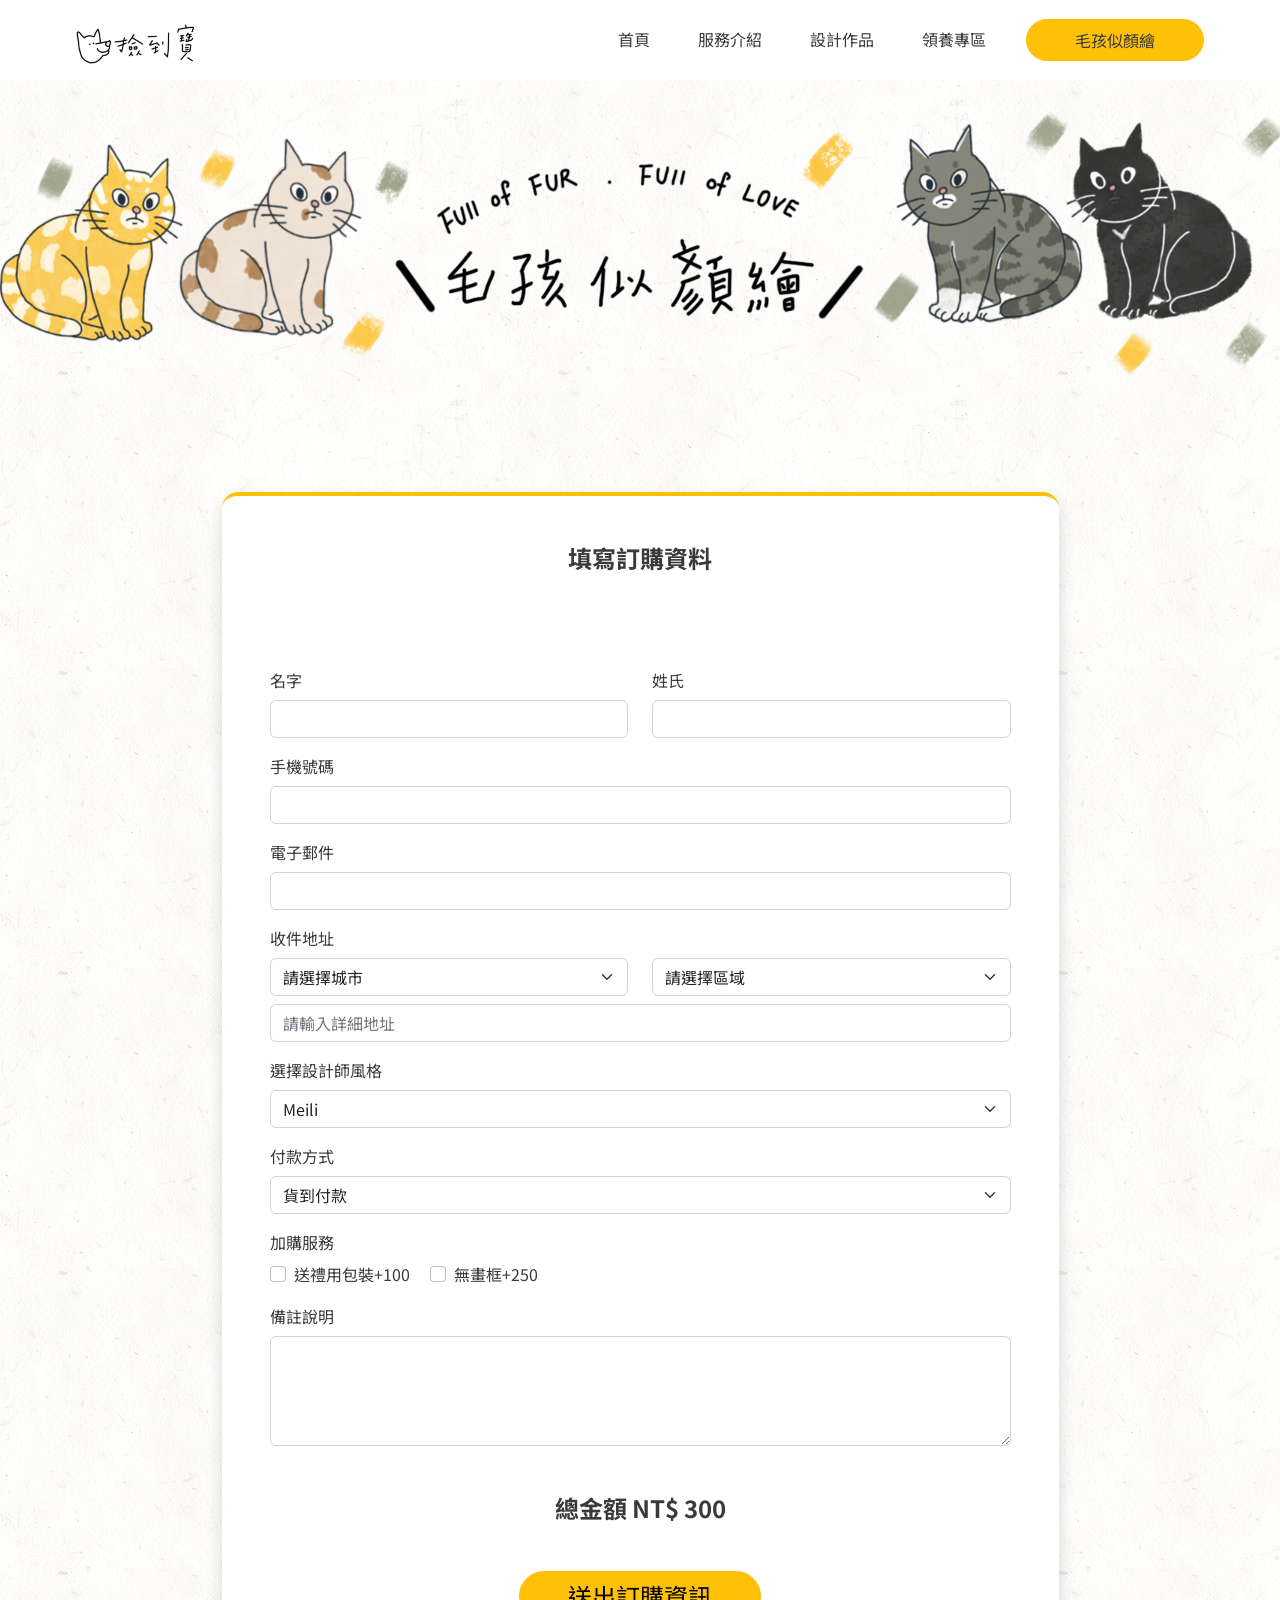
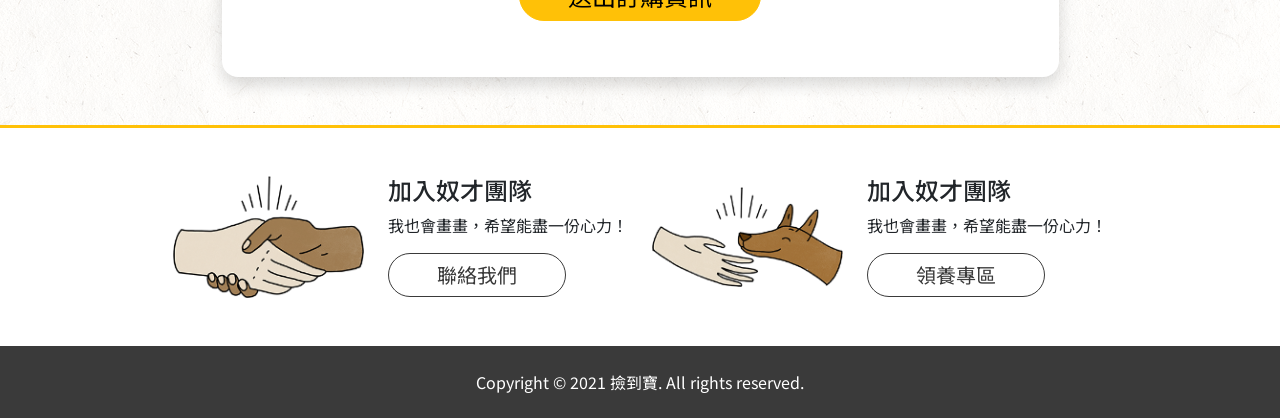
<file: order-form.html>
<!DOCTYPE html>
<html lang="en">
<head>
    <meta charset="UTF-8">
    <meta http-equiv="X-UA-Compatible" content="IE=edge">
    <meta name="viewport" content="width=device-width, initial-scale=1.0">
    <title>服務購買</title>
    <meta name="description" content="撿到寶, 寵物似客製顏繪, 寵物領養">
    <meta name="keywords" content="寵物領養, 寵物繪圖, 寵物顏繪, 寵物藝術, 毛來, pet adoption, illustration">
    <meta property="og:title" content="撿到寶毛孩似客製顏繪">
    <meta property="og:description" content="購買寵物似顏繪，一起幫助浪浪">
    <meta property="og:type" content="website">
    <meta property="og:url" content="#">
    <meta property="og:image" content="FB圖片">
    <meta property="og:site_name" content="撿到寶">
    <meta name="author" content="撿到寶">
    <link rel="shortcut icon" href="./images/favicon.ico">
    <link rel="apple-touch-icon" href="./images/apple-touch-icon.jpg">

    <!--fonts-->
    <link rel="preconnect" href="https://fonts.googleapis.com">
    <link rel="preconnect" href="https://fonts.gstatic.com" crossorigin>
    <link href="https://fonts.googleapis.com/css2?family=Noto+Sans+TC:wght@400;700&display=swap" rel="stylesheet">
    <link rel="preconnect" href="https://fonts.googleapis.com">
    <link rel="preconnect" href="https://fonts.gstatic.com" crossorigin>
    <link href="https://fonts.googleapis.com/css2?family=Kalam:wght@400;700&display=swap" rel="stylesheet">
    
    <!--stylesheets-->
    <link rel="stylesheet" href="./stylesheets/all.css">
    <link rel="stylesheet" href="https://cdn.jsdelivr.net/npm/bootstrap-icons@1.9.1/font/bootstrap-icons.css">

    <style>
        body{
            font-family: 'Noto Sans TC', sans-serif;
        }
        .kalam{
            font-family: 'Kalam', cursive;
        }
    </style>
</head>
<body>
    <!--topbar-->
    <nav class="navbar navbar-expand-lg bg-white">
        <div class="container-fluid">
            <h1>
                <a class="navbar-brand m-3 ps-2 ps-lg-5" href="./index.html"><img src="./images/logo.png" alt="撿到寶logo"></a>
            </h1>
            <button class="navbar-toggler border-0" type="button" data-bs-toggle="collapse" data-bs-target="#navbarSupportedContent" aria-controls="navbarSupportedContent" aria-expanded="false" aria-label="Toggle navigation">
                <span class="navbar-toggler-icon"></span>
            </button>
            <div class="collapse navbar-collapse" id="navbarSupportedContent">
                <ul class="navbar-nav ms-auto mb-2 mb-lg-0 pe-5">
                <li class="nav-item mx-3">
                    <a class="nav-link" href="./index.html">首頁</a>
                </li>
                <li class="nav-item mx-3">
                    <a class="nav-link" href="./services.html">服務介紹</a>
                </li>
                <li class="nav-item mx-3">
                    <a class="nav-link" href="./archive.html">設計作品</a>
                </li>
                <li class="nav-item mx-3">
                    <a class="nav-link" href="./adoption.html">領養專區</a>
                </li>
                <a href="./order-form.html" type="button" class="btn btn-warning rounded-pill nav-item mx-1 mx-lg-3 p-2 px-lg-5 navbar-btn-mobile text-dark text-decoration-none btn-custom-shadow" aria-current="page" >毛孩似顏繪</a>
                </ul>          
            </div>
        </div>
    </nav>
        
    <div class="py-4" style="background-image: url(./images/lightpaperfibers.png)">
        <!--banner-->
        <header class="banner-img"></header>

        <!--order-form-->
        <div class="container d-flex justify-content-center">
            <div class="bg-white p-3 p-lg-5 border-top border-4 rounded-4 border-warning mb-4 shadow text-dark form-background">
                <h4 class="text-center fs-4 fw-bold text-dark mb-5">
                    填寫訂購資料
                </h4>
                <form action="#" class="row pt-5 needs-validation" novalidate>
                    <div class="col-12 col-lg-6 mb-3">
                        <label for="validation-first-name" class="form-label">名字</label>
                        <input id="validation-first-name" type="text" class="form-control" aria-label="First name" required>
                        <div class="valid-feedback">
                            Ok!
                        </div>
                        <div class="invalid-feedback">
                            請填寫名字
                        </div>
                    </div>
                    <div class="col-12 col-lg-6 mb-3">
                        <label for="validatoin-last-name" class="form-label">姓氏</label>
                        <input id="validation-last-name" type="text" class="form-control" aria-label="Last name" required>
                        <div class="valid-feedback">
                            Ok!
                        </div>
                        <div class="invalid-feedback">
                            請填寫姓氏
                        </div>
                    </div>
                    <div class="col-12 mb-3">
                        <label for="validation-phone" class="form-label">手機號碼</label>
                        <input type="tel" class="form-control" id="validation-phone" required>
                        <div class="valid-feedback">
                            Ok!
                        </div>
                        <div class="invalid-feedback">
                            請填寫手機號碼
                        </div>
                    </div>
                    <div class="col-12 mb-3">
                        <label for="validation-email" class="form-label">電子郵件</label>
                        <input type="validation-email" class="form-control" id="email" required>
                        <div class="valid-feedback">
                            Ok!
                        </div>
                        <div class="invalid-feedback">
                            請填寫電子郵件
                        </div>
                    </div>
                    <label for="validation-address" class="form-label">收件地址</label>
                    <div class="col-12 col-lg-6 mb-2">
                        <select id="validation-address" class="form-select" required>
                            <option value="" disabled selected>請選擇城市</option>
                            <option value="1">台北市</option>
                            <option value="2">新北市</option>
                            <option value="3">台中市</option>
                        </select>
                        <div class="invalid-feedback">請選擇城市</div>
                    </div>
                    <div class="col-12 col-lg-6 mb-2">
                        <select id="validation-address" class="form-select" required>
                            <option value="" disabled selected>請選擇區域</option>
                            <option value="1">中正區</option>
                            <option value="2">大同區</option>
                            <option value="3">松山區</option>
                        </select>
                        <div class="invalid-feedback">請選擇區域</div>
                    </div>
                    <div class="col-12 mb-3">
                        <input type="text" class="form-control" id="inputAddress" placeholder="請輸入詳細地址" required>
                        <div class="invalid-feedback">請填寫收件地址</div>
                    </div>
                    <div class="col-12 mb-3">
                        <label for="designer" class="form-label">選擇設計師風格</label>
                        <select id="designer" class="form-select" required>
                            <option value="1">Meili</option>
                            <option value="2">Zoe</option>
                            <option value="3">Michael</option>
                            <option value="4">Birdy</option>
                        </select>
                    </div>
                    <div class="col-12 mb-3">
                        <label for="payment" class="form-label">付款方式</label>
                        <select id="payment" class="form-select" required>
                            <option value="1">貨到付款</option>
                            <option value="2">信用卡付款</option>
                            <option value="3">ATM轉帳</option>
                            </select>
                    </div>
                    <fieldset class="row mb-3">
                        <div class="col-12">
                            <legend class="form-label fs-6">加購服務</legend>
                            <div class="form-check form-check-inline">
                                <input class="form-check-input" type="checkbox" id="inlineCheckbox1" value="option1">
                                <label class="form-check-label" for="inlineCheckbox1">送禮用包裝+100</label>
                            </div>
                            <div class="form-check form-check-inline">
                                <input class="form-check-input" type="checkbox" id="inlineCheckbox2" value="option2">
                                <label class="form-check-label" for="inlineCheckbox2">無畫框+250</label>
                            </div>
                        </div>
                    </fieldset>
                    <div class="mb-5">
                        <label for="comments" class="mb-2">備註說明</label>
                        <textarea class="form-control" id="comments" rows="4"></textarea>
                    </div>
                    <h4 class="fs-4 fw-bold text-center mb-5">總金額 NT$ 300</h4>
                    <div class="col-12 d-flex justify-content-center">
                        <button type="submit" class="btn btn-warning mb-2 fs-4 rounded-pill px-5">送出訂購資訊</button>
                    </div>
                </form>
            </div>
        </div>
    </div>

    <!--footer-->
    <footer class="border-top border-warning border-3">
        <div class="container pt-5">
        <div class="row row-cols-1 row-cols-lg-2 gy-3">
            <div class="col d-flex flex-column flex-lg-row mb-5 align-items-center justify-content-lg-end">
            <img src="./images/link01.png" class="image-fluid mb-5 mb-lg-0" style="width:35%;" alt="join our team icon">
            <div class="ms-4 text-center text-lg-start">
                <h4>加入奴才團隊</h4>
                <p>我也會畫畫，希望能盡一份心力！</p>
                <a href="#offcanvas-contact-details" class="btn btn-custom rounded-pill text-dark px-5 fs-5" data-bs-toggle="offcanvas" role="button" aria-controls="offcanvas-contact-details">聯絡我們</a>
            </div>
            </div>

            <!--offcanvas-contact-details-->
            <div class="offcanvas offcanvas-start mt-0 px-0" data-bs-backdrop="false" data-bs-scroll="true" tabindex="-1" id="offcanvas-contact-details" aria-labelledby="offcanvasExampleLabel">
            <div class="offcanvas-header bg-warning m-0">
                <h5 class="offcanvas-title ps-3" id="offcanvas-contact-details">聯絡我們</h5>
                <button type="button" class="btn-close" data-bs-dismiss="offcanvas" aria-label="Close"></button>
            </div>
            <div class="offcanvas-body mt-2 mt-lg-5 ms-3">
                <ul class="list-unstyled">
                    <li class="mb-3">
                    <i class="bi bi-telephone me-2"></i>電話
                    <a href="#" class="text-dark ms-2">02 123 4567</a>
                    </li>
                    <li class="mb-3">
                    <i class="bi bi-geo-alt me-2"></i>地址
                    <a href="#" class="text-dark ms-2">台北市ＯＯ區ＯＯＯ路123號</a>
                    </li>
                    <li class="mb-3">
                    <i class="bi bi-envelope me-2"></i>Email
                    <a href="#" class="text-dark ms-2">pets@fulloffur.com.tw</a>
                    </li>
                </ul>
            </div>
            </div>

            <div class="col d-flex flex-column flex-lg-row mb-5 align-items-center justify-content-lg-start">
            <img src="./images/link02.png" class="image-fluid mb-5 mb-lg-0" style="width:35%;" alt="join our team image">
            <div class="ms-4 text-center text-lg-start">
                <h4>加入奴才團隊</h4>
                <p>我也會畫畫，希望能盡一份心力！</p>
                <a href="./adoption.html" class="btn btn-custom rounded-pill text-dark px-5 fs-5">領養專區</a>
            </div>
            </div>
        </div>
        </div>
        <div class="bg-dark">
        <p class="mb-0 text-center text-white py-4">Copyright © 2021 撿到寶. All rights reserved.</p>
        </div>
    </footer>

    <script>
    // Example starter JavaScript for disabling form submissions if there are invalid fields
    (function () {
    'use strict'

    // Fetch all the forms we want to apply custom Bootstrap validation styles to
    var forms = document.querySelectorAll('.needs-validation')

    //Loop over them and prevent submission
    Array.prototype.slice.call(forms)
    .forEach(function (form) {
      form.addEventListener('submit', function (event) {
        if (!form.checkValidity()) {
          event.preventDefault()
          event.stopPropagation()
        }
        form.classList.add('was-validated')
      }, false)
    })
    })()
    </script>
</body>
</html>
</file>
<file: stylesheets/all.css>
@charset "UTF-8";
:root {
  --bs-blue: #0d6efd;
  --bs-indigo: #6610f2;
  --bs-purple: #6f42c1;
  --bs-pink: #d63384;
  --bs-red: #dc3545;
  --bs-orange: #fd7e14;
  --bs-yellow: #ffc107;
  --bs-green: #198754;
  --bs-teal: #20c997;
  --bs-cyan: #0dcaf0;
  --bs-black: #000;
  --bs-white: #fff;
  --bs-gray: #6c757d;
  --bs-gray-dark: #343a40;
  --bs-gray-100: #f8f9fa;
  --bs-gray-200: #e9ecef;
  --bs-gray-300: #dee2e6;
  --bs-gray-400: #ced4da;
  --bs-gray-500: #adb5bd;
  --bs-gray-600: #6c757d;
  --bs-gray-700: #495057;
  --bs-gray-800: #343a40;
  --bs-gray-900: #212529;
  --bs-primary: #0d6efd;
  --bs-secondary: #6c757d;
  --bs-success: #198754;
  --bs-info: #0dcaf0;
  --bs-warning: #ffc107;
  --bs-danger: #dc3545;
  --bs-light: #f8f9fa;
  --bs-dark: #3A3A3A;
  --bs-primary-rgb: 13, 110, 253;
  --bs-secondary-rgb: 108, 117, 125;
  --bs-success-rgb: 25, 135, 84;
  --bs-info-rgb: 13, 202, 240;
  --bs-warning-rgb: 255, 193, 7;
  --bs-danger-rgb: 220, 53, 69;
  --bs-light-rgb: 248, 249, 250;
  --bs-dark-rgb: 58, 58, 58;
  --bs-white-rgb: 255, 255, 255;
  --bs-black-rgb: 0, 0, 0;
  --bs-body-color-rgb: 33, 37, 41;
  --bs-body-bg-rgb: 255, 255, 255;
  --bs-font-sans-serif: system-ui, -apple-system, "Segoe UI", Roboto, "Helvetica Neue", "Noto Sans", "Liberation Sans", Arial, sans-serif, "Apple Color Emoji", "Segoe UI Emoji", "Segoe UI Symbol", "Noto Color Emoji";
  --bs-font-monospace: SFMono-Regular, Menlo, Monaco, Consolas, "Liberation Mono", "Courier New", monospace;
  --bs-gradient: linear-gradient(180deg, rgba(255, 255, 255, 0.15), rgba(255, 255, 255, 0));
  --bs-body-font-family: var(--bs-font-sans-serif);
  --bs-body-font-size: 1rem;
  --bs-body-font-weight: 400;
  --bs-body-line-height: 1.5;
  --bs-body-color: #212529;
  --bs-body-bg: #fff;
  --bs-border-width: 1px;
  --bs-border-style: solid;
  --bs-border-color: #dee2e6;
  --bs-border-color-translucent: rgba(0, 0, 0, 0.175);
  --bs-border-radius: 0.375rem;
  --bs-border-radius-sm: 0.25rem;
  --bs-border-radius-lg: 0.5rem;
  --bs-border-radius-xl: 1rem;
  --bs-border-radius-2xl: 2rem;
  --bs-border-radius-pill: 50rem;
  --bs-link-color: #0d6efd;
  --bs-link-hover-color: #0a58ca;
  --bs-code-color: #d63384;
  --bs-highlight-bg: #fff3cd;
}

*,
*::before,
*::after {
  box-sizing: border-box;
}

@media (prefers-reduced-motion: no-preference) {
  :root {
    scroll-behavior: smooth;
  }
}

body {
  margin: 0;
  font-family: var(--bs-body-font-family);
  font-size: var(--bs-body-font-size);
  font-weight: var(--bs-body-font-weight);
  line-height: var(--bs-body-line-height);
  color: var(--bs-body-color);
  text-align: var(--bs-body-text-align);
  background-color: var(--bs-body-bg);
  -webkit-text-size-adjust: 100%;
  -webkit-tap-highlight-color: rgba(0, 0, 0, 0);
}

hr {
  margin: 1rem 0;
  color: inherit;
  border: 0;
  border-top: 1px solid;
  opacity: 0.25;
}

h6, .h6, h5, .h5, h4, .h4, h3, .h3, h2, .h2, h1, .h1 {
  margin-top: 0;
  margin-bottom: 0.5rem;
  font-weight: 500;
  line-height: 1.2;
}

h1, .h1 {
  font-size: calc(1.375rem + 1.5vw);
}
@media (min-width: 1200px) {
  h1, .h1 {
    font-size: 2.5rem;
  }
}

h2, .h2 {
  font-size: calc(1.325rem + 0.9vw);
}
@media (min-width: 1200px) {
  h2, .h2 {
    font-size: 2rem;
  }
}

h3, .h3 {
  font-size: calc(1.3rem + 0.6vw);
}
@media (min-width: 1200px) {
  h3, .h3 {
    font-size: 1.75rem;
  }
}

h4, .h4 {
  font-size: calc(1.275rem + 0.3vw);
}
@media (min-width: 1200px) {
  h4, .h4 {
    font-size: 1.5rem;
  }
}

h5, .h5 {
  font-size: 1.25rem;
}

h6, .h6 {
  font-size: 1rem;
}

p {
  margin-top: 0;
  margin-bottom: 1rem;
}

abbr[title] {
  -webkit-text-decoration: underline dotted;
          text-decoration: underline dotted;
  cursor: help;
  -webkit-text-decoration-skip-ink: none;
          text-decoration-skip-ink: none;
}

address {
  margin-bottom: 1rem;
  font-style: normal;
  line-height: inherit;
}

ol,
ul {
  padding-left: 2rem;
}

ol,
ul,
dl {
  margin-top: 0;
  margin-bottom: 1rem;
}

ol ol,
ul ul,
ol ul,
ul ol {
  margin-bottom: 0;
}

dt {
  font-weight: 700;
}

dd {
  margin-bottom: 0.5rem;
  margin-left: 0;
}

blockquote {
  margin: 0 0 1rem;
}

b,
strong {
  font-weight: bolder;
}

small, .small {
  font-size: 0.875em;
}

mark, .mark {
  padding: 0.1875em;
  background-color: var(--bs-highlight-bg);
}

sub,
sup {
  position: relative;
  font-size: 0.75em;
  line-height: 0;
  vertical-align: baseline;
}

sub {
  bottom: -0.25em;
}

sup {
  top: -0.5em;
}

a {
  color: var(--bs-link-color);
  text-decoration: underline;
}
a:hover {
  color: var(--bs-link-hover-color);
}

a:not([href]):not([class]), a:not([href]):not([class]):hover {
  color: inherit;
  text-decoration: none;
}

pre,
code,
kbd,
samp {
  font-family: var(--bs-font-monospace);
  font-size: 1em;
}

pre {
  display: block;
  margin-top: 0;
  margin-bottom: 1rem;
  overflow: auto;
  font-size: 0.875em;
}
pre code {
  font-size: inherit;
  color: inherit;
  word-break: normal;
}

code {
  font-size: 0.875em;
  color: var(--bs-code-color);
  word-wrap: break-word;
}
a > code {
  color: inherit;
}

kbd {
  padding: 0.1875rem 0.375rem;
  font-size: 0.875em;
  color: var(--bs-body-bg);
  background-color: var(--bs-body-color);
  border-radius: 0.25rem;
}
kbd kbd {
  padding: 0;
  font-size: 1em;
}

figure {
  margin: 0 0 1rem;
}

img,
svg {
  vertical-align: middle;
}

table {
  caption-side: bottom;
  border-collapse: collapse;
}

caption {
  padding-top: 0.5rem;
  padding-bottom: 0.5rem;
  color: #6c757d;
  text-align: left;
}

th {
  text-align: inherit;
  text-align: -webkit-match-parent;
}

thead,
tbody,
tfoot,
tr,
td,
th {
  border-color: inherit;
  border-style: solid;
  border-width: 0;
}

label {
  display: inline-block;
}

button {
  border-radius: 0;
}

button:focus:not(:focus-visible) {
  outline: 0;
}

input,
button,
select,
optgroup,
textarea {
  margin: 0;
  font-family: inherit;
  font-size: inherit;
  line-height: inherit;
}

button,
select {
  text-transform: none;
}

[role=button] {
  cursor: pointer;
}

select {
  word-wrap: normal;
}
select:disabled {
  opacity: 1;
}

[list]:not([type=date]):not([type=datetime-local]):not([type=month]):not([type=week]):not([type=time])::-webkit-calendar-picker-indicator {
  display: none !important;
}

button,
[type=button],
[type=reset],
[type=submit] {
  -webkit-appearance: button;
}
button:not(:disabled),
[type=button]:not(:disabled),
[type=reset]:not(:disabled),
[type=submit]:not(:disabled) {
  cursor: pointer;
}

::-moz-focus-inner {
  padding: 0;
  border-style: none;
}

textarea {
  resize: vertical;
}

fieldset {
  min-width: 0;
  padding: 0;
  margin: 0;
  border: 0;
}

legend {
  float: left;
  width: 100%;
  padding: 0;
  margin-bottom: 0.5rem;
  font-size: calc(1.275rem + 0.3vw);
  line-height: inherit;
}
@media (min-width: 1200px) {
  legend {
    font-size: 1.5rem;
  }
}
legend + * {
  clear: left;
}

::-webkit-datetime-edit-fields-wrapper,
::-webkit-datetime-edit-text,
::-webkit-datetime-edit-minute,
::-webkit-datetime-edit-hour-field,
::-webkit-datetime-edit-day-field,
::-webkit-datetime-edit-month-field,
::-webkit-datetime-edit-year-field {
  padding: 0;
}

::-webkit-inner-spin-button {
  height: auto;
}

[type=search] {
  outline-offset: -2px;
  -webkit-appearance: textfield;
}

/* rtl:raw:
[type="tel"],
[type="url"],
[type="email"],
[type="number"] {
  direction: ltr;
}
*/
::-webkit-search-decoration {
  -webkit-appearance: none;
}

::-webkit-color-swatch-wrapper {
  padding: 0;
}

::-webkit-file-upload-button {
  font: inherit;
  -webkit-appearance: button;
}

::file-selector-button {
  font: inherit;
  -webkit-appearance: button;
}

output {
  display: inline-block;
}

iframe {
  border: 0;
}

summary {
  display: list-item;
  cursor: pointer;
}

progress {
  vertical-align: baseline;
}

[hidden] {
  display: none !important;
}

.lead {
  font-size: 1.25rem;
  font-weight: 300;
}

.display-1 {
  font-size: calc(1.625rem + 4.5vw);
  font-weight: 300;
  line-height: 1.2;
}
@media (min-width: 1200px) {
  .display-1 {
    font-size: 5rem;
  }
}

.display-2 {
  font-size: calc(1.575rem + 3.9vw);
  font-weight: 300;
  line-height: 1.2;
}
@media (min-width: 1200px) {
  .display-2 {
    font-size: 4.5rem;
  }
}

.display-3 {
  font-size: calc(1.525rem + 3.3vw);
  font-weight: 300;
  line-height: 1.2;
}
@media (min-width: 1200px) {
  .display-3 {
    font-size: 4rem;
  }
}

.display-4 {
  font-size: calc(1.475rem + 2.7vw);
  font-weight: 300;
  line-height: 1.2;
}
@media (min-width: 1200px) {
  .display-4 {
    font-size: 3.5rem;
  }
}

.display-5 {
  font-size: calc(1.425rem + 2.1vw);
  font-weight: 300;
  line-height: 1.2;
}
@media (min-width: 1200px) {
  .display-5 {
    font-size: 3rem;
  }
}

.display-6 {
  font-size: calc(1.375rem + 1.5vw);
  font-weight: 300;
  line-height: 1.2;
}
@media (min-width: 1200px) {
  .display-6 {
    font-size: 2.5rem;
  }
}

.list-unstyled {
  padding-left: 0;
  list-style: none;
}

.list-inline {
  padding-left: 0;
  list-style: none;
}

.list-inline-item {
  display: inline-block;
}
.list-inline-item:not(:last-child) {
  margin-right: 0.5rem;
}

.initialism {
  font-size: 0.875em;
  text-transform: uppercase;
}

.blockquote {
  margin-bottom: 1rem;
  font-size: 1.25rem;
}
.blockquote > :last-child {
  margin-bottom: 0;
}

.blockquote-footer {
  margin-top: -1rem;
  margin-bottom: 1rem;
  font-size: 0.875em;
  color: #6c757d;
}
.blockquote-footer::before {
  content: "— ";
}

.img-fluid {
  max-width: 100%;
  height: auto;
}

.img-thumbnail {
  padding: 0.25rem;
  background-color: #fff;
  border: 1px solid var(--bs-border-color);
  border-radius: 0.375rem;
  max-width: 100%;
  height: auto;
}

.figure {
  display: inline-block;
}

.figure-img {
  margin-bottom: 0.5rem;
  line-height: 1;
}

.figure-caption {
  font-size: 0.875em;
  color: #6c757d;
}

.container,
.container-fluid,
.container-xxl,
.container-xl,
.container-lg,
.container-md,
.container-sm {
  --bs-gutter-x: 1.5rem;
  --bs-gutter-y: 0;
  width: 100%;
  padding-right: calc(var(--bs-gutter-x) * 0.5);
  padding-left: calc(var(--bs-gutter-x) * 0.5);
  margin-right: auto;
  margin-left: auto;
}

@media (min-width: 576px) {
  .container-sm, .container {
    max-width: 540px;
  }
}
@media (min-width: 768px) {
  .container-md, .container-sm, .container {
    max-width: 720px;
  }
}
@media (min-width: 992px) {
  .container-lg, .container-md, .container-sm, .container {
    max-width: 960px;
  }
}
@media (min-width: 1200px) {
  .container-xl, .container-lg, .container-md, .container-sm, .container {
    max-width: 1140px;
  }
}
@media (min-width: 1400px) {
  .container-xxl, .container-xl, .container-lg, .container-md, .container-sm, .container {
    max-width: 1320px;
  }
}
.row {
  --bs-gutter-x: 1.5rem;
  --bs-gutter-y: 0;
  display: flex;
  flex-wrap: wrap;
  margin-top: calc(-1 * var(--bs-gutter-y));
  margin-right: calc(-0.5 * var(--bs-gutter-x));
  margin-left: calc(-0.5 * var(--bs-gutter-x));
}
.row > * {
  flex-shrink: 0;
  width: 100%;
  max-width: 100%;
  padding-right: calc(var(--bs-gutter-x) * 0.5);
  padding-left: calc(var(--bs-gutter-x) * 0.5);
  margin-top: var(--bs-gutter-y);
}

.col {
  flex: 1 0 0%;
}

.row-cols-auto > * {
  flex: 0 0 auto;
  width: auto;
}

.row-cols-1 > * {
  flex: 0 0 auto;
  width: 100%;
}

.row-cols-2 > * {
  flex: 0 0 auto;
  width: 50%;
}

.row-cols-3 > * {
  flex: 0 0 auto;
  width: 33.3333333333%;
}

.row-cols-4 > * {
  flex: 0 0 auto;
  width: 25%;
}

.row-cols-5 > * {
  flex: 0 0 auto;
  width: 20%;
}

.row-cols-6 > * {
  flex: 0 0 auto;
  width: 16.6666666667%;
}

.col-auto {
  flex: 0 0 auto;
  width: auto;
}

.col-1 {
  flex: 0 0 auto;
  width: 8.33333333%;
}

.col-2 {
  flex: 0 0 auto;
  width: 16.66666667%;
}

.col-3 {
  flex: 0 0 auto;
  width: 25%;
}

.col-4 {
  flex: 0 0 auto;
  width: 33.33333333%;
}

.col-5 {
  flex: 0 0 auto;
  width: 41.66666667%;
}

.col-6 {
  flex: 0 0 auto;
  width: 50%;
}

.col-7 {
  flex: 0 0 auto;
  width: 58.33333333%;
}

.col-8 {
  flex: 0 0 auto;
  width: 66.66666667%;
}

.col-9 {
  flex: 0 0 auto;
  width: 75%;
}

.col-10 {
  flex: 0 0 auto;
  width: 83.33333333%;
}

.col-11 {
  flex: 0 0 auto;
  width: 91.66666667%;
}

.col-12 {
  flex: 0 0 auto;
  width: 100%;
}

.offset-1 {
  margin-left: 8.33333333%;
}

.offset-2 {
  margin-left: 16.66666667%;
}

.offset-3 {
  margin-left: 25%;
}

.offset-4 {
  margin-left: 33.33333333%;
}

.offset-5 {
  margin-left: 41.66666667%;
}

.offset-6 {
  margin-left: 50%;
}

.offset-7 {
  margin-left: 58.33333333%;
}

.offset-8 {
  margin-left: 66.66666667%;
}

.offset-9 {
  margin-left: 75%;
}

.offset-10 {
  margin-left: 83.33333333%;
}

.offset-11 {
  margin-left: 91.66666667%;
}

.g-0,
.gx-0 {
  --bs-gutter-x: 0;
}

.g-0,
.gy-0 {
  --bs-gutter-y: 0;
}

.g-1,
.gx-1 {
  --bs-gutter-x: 0.25rem;
}

.g-1,
.gy-1 {
  --bs-gutter-y: 0.25rem;
}

.g-2,
.gx-2 {
  --bs-gutter-x: 0.5rem;
}

.g-2,
.gy-2 {
  --bs-gutter-y: 0.5rem;
}

.g-3,
.gx-3 {
  --bs-gutter-x: 1rem;
}

.g-3,
.gy-3 {
  --bs-gutter-y: 1rem;
}

.g-4,
.gx-4 {
  --bs-gutter-x: 1.5rem;
}

.g-4,
.gy-4 {
  --bs-gutter-y: 1.5rem;
}

.g-5,
.gx-5 {
  --bs-gutter-x: 3rem;
}

.g-5,
.gy-5 {
  --bs-gutter-y: 3rem;
}

@media (min-width: 576px) {
  .col-sm {
    flex: 1 0 0%;
  }
  .row-cols-sm-auto > * {
    flex: 0 0 auto;
    width: auto;
  }
  .row-cols-sm-1 > * {
    flex: 0 0 auto;
    width: 100%;
  }
  .row-cols-sm-2 > * {
    flex: 0 0 auto;
    width: 50%;
  }
  .row-cols-sm-3 > * {
    flex: 0 0 auto;
    width: 33.3333333333%;
  }
  .row-cols-sm-4 > * {
    flex: 0 0 auto;
    width: 25%;
  }
  .row-cols-sm-5 > * {
    flex: 0 0 auto;
    width: 20%;
  }
  .row-cols-sm-6 > * {
    flex: 0 0 auto;
    width: 16.6666666667%;
  }
  .col-sm-auto {
    flex: 0 0 auto;
    width: auto;
  }
  .col-sm-1 {
    flex: 0 0 auto;
    width: 8.33333333%;
  }
  .col-sm-2 {
    flex: 0 0 auto;
    width: 16.66666667%;
  }
  .col-sm-3 {
    flex: 0 0 auto;
    width: 25%;
  }
  .col-sm-4 {
    flex: 0 0 auto;
    width: 33.33333333%;
  }
  .col-sm-5 {
    flex: 0 0 auto;
    width: 41.66666667%;
  }
  .col-sm-6 {
    flex: 0 0 auto;
    width: 50%;
  }
  .col-sm-7 {
    flex: 0 0 auto;
    width: 58.33333333%;
  }
  .col-sm-8 {
    flex: 0 0 auto;
    width: 66.66666667%;
  }
  .col-sm-9 {
    flex: 0 0 auto;
    width: 75%;
  }
  .col-sm-10 {
    flex: 0 0 auto;
    width: 83.33333333%;
  }
  .col-sm-11 {
    flex: 0 0 auto;
    width: 91.66666667%;
  }
  .col-sm-12 {
    flex: 0 0 auto;
    width: 100%;
  }
  .offset-sm-0 {
    margin-left: 0;
  }
  .offset-sm-1 {
    margin-left: 8.33333333%;
  }
  .offset-sm-2 {
    margin-left: 16.66666667%;
  }
  .offset-sm-3 {
    margin-left: 25%;
  }
  .offset-sm-4 {
    margin-left: 33.33333333%;
  }
  .offset-sm-5 {
    margin-left: 41.66666667%;
  }
  .offset-sm-6 {
    margin-left: 50%;
  }
  .offset-sm-7 {
    margin-left: 58.33333333%;
  }
  .offset-sm-8 {
    margin-left: 66.66666667%;
  }
  .offset-sm-9 {
    margin-left: 75%;
  }
  .offset-sm-10 {
    margin-left: 83.33333333%;
  }
  .offset-sm-11 {
    margin-left: 91.66666667%;
  }
  .g-sm-0,
.gx-sm-0 {
    --bs-gutter-x: 0;
  }
  .g-sm-0,
.gy-sm-0 {
    --bs-gutter-y: 0;
  }
  .g-sm-1,
.gx-sm-1 {
    --bs-gutter-x: 0.25rem;
  }
  .g-sm-1,
.gy-sm-1 {
    --bs-gutter-y: 0.25rem;
  }
  .g-sm-2,
.gx-sm-2 {
    --bs-gutter-x: 0.5rem;
  }
  .g-sm-2,
.gy-sm-2 {
    --bs-gutter-y: 0.5rem;
  }
  .g-sm-3,
.gx-sm-3 {
    --bs-gutter-x: 1rem;
  }
  .g-sm-3,
.gy-sm-3 {
    --bs-gutter-y: 1rem;
  }
  .g-sm-4,
.gx-sm-4 {
    --bs-gutter-x: 1.5rem;
  }
  .g-sm-4,
.gy-sm-4 {
    --bs-gutter-y: 1.5rem;
  }
  .g-sm-5,
.gx-sm-5 {
    --bs-gutter-x: 3rem;
  }
  .g-sm-5,
.gy-sm-5 {
    --bs-gutter-y: 3rem;
  }
}
@media (min-width: 768px) {
  .col-md {
    flex: 1 0 0%;
  }
  .row-cols-md-auto > * {
    flex: 0 0 auto;
    width: auto;
  }
  .row-cols-md-1 > * {
    flex: 0 0 auto;
    width: 100%;
  }
  .row-cols-md-2 > * {
    flex: 0 0 auto;
    width: 50%;
  }
  .row-cols-md-3 > * {
    flex: 0 0 auto;
    width: 33.3333333333%;
  }
  .row-cols-md-4 > * {
    flex: 0 0 auto;
    width: 25%;
  }
  .row-cols-md-5 > * {
    flex: 0 0 auto;
    width: 20%;
  }
  .row-cols-md-6 > * {
    flex: 0 0 auto;
    width: 16.6666666667%;
  }
  .col-md-auto {
    flex: 0 0 auto;
    width: auto;
  }
  .col-md-1 {
    flex: 0 0 auto;
    width: 8.33333333%;
  }
  .col-md-2 {
    flex: 0 0 auto;
    width: 16.66666667%;
  }
  .col-md-3 {
    flex: 0 0 auto;
    width: 25%;
  }
  .col-md-4 {
    flex: 0 0 auto;
    width: 33.33333333%;
  }
  .col-md-5 {
    flex: 0 0 auto;
    width: 41.66666667%;
  }
  .col-md-6 {
    flex: 0 0 auto;
    width: 50%;
  }
  .col-md-7 {
    flex: 0 0 auto;
    width: 58.33333333%;
  }
  .col-md-8 {
    flex: 0 0 auto;
    width: 66.66666667%;
  }
  .col-md-9 {
    flex: 0 0 auto;
    width: 75%;
  }
  .col-md-10 {
    flex: 0 0 auto;
    width: 83.33333333%;
  }
  .col-md-11 {
    flex: 0 0 auto;
    width: 91.66666667%;
  }
  .col-md-12 {
    flex: 0 0 auto;
    width: 100%;
  }
  .offset-md-0 {
    margin-left: 0;
  }
  .offset-md-1 {
    margin-left: 8.33333333%;
  }
  .offset-md-2 {
    margin-left: 16.66666667%;
  }
  .offset-md-3 {
    margin-left: 25%;
  }
  .offset-md-4 {
    margin-left: 33.33333333%;
  }
  .offset-md-5 {
    margin-left: 41.66666667%;
  }
  .offset-md-6 {
    margin-left: 50%;
  }
  .offset-md-7 {
    margin-left: 58.33333333%;
  }
  .offset-md-8 {
    margin-left: 66.66666667%;
  }
  .offset-md-9 {
    margin-left: 75%;
  }
  .offset-md-10 {
    margin-left: 83.33333333%;
  }
  .offset-md-11 {
    margin-left: 91.66666667%;
  }
  .g-md-0,
.gx-md-0 {
    --bs-gutter-x: 0;
  }
  .g-md-0,
.gy-md-0 {
    --bs-gutter-y: 0;
  }
  .g-md-1,
.gx-md-1 {
    --bs-gutter-x: 0.25rem;
  }
  .g-md-1,
.gy-md-1 {
    --bs-gutter-y: 0.25rem;
  }
  .g-md-2,
.gx-md-2 {
    --bs-gutter-x: 0.5rem;
  }
  .g-md-2,
.gy-md-2 {
    --bs-gutter-y: 0.5rem;
  }
  .g-md-3,
.gx-md-3 {
    --bs-gutter-x: 1rem;
  }
  .g-md-3,
.gy-md-3 {
    --bs-gutter-y: 1rem;
  }
  .g-md-4,
.gx-md-4 {
    --bs-gutter-x: 1.5rem;
  }
  .g-md-4,
.gy-md-4 {
    --bs-gutter-y: 1.5rem;
  }
  .g-md-5,
.gx-md-5 {
    --bs-gutter-x: 3rem;
  }
  .g-md-5,
.gy-md-5 {
    --bs-gutter-y: 3rem;
  }
}
@media (min-width: 992px) {
  .col-lg {
    flex: 1 0 0%;
  }
  .row-cols-lg-auto > * {
    flex: 0 0 auto;
    width: auto;
  }
  .row-cols-lg-1 > * {
    flex: 0 0 auto;
    width: 100%;
  }
  .row-cols-lg-2 > * {
    flex: 0 0 auto;
    width: 50%;
  }
  .row-cols-lg-3 > * {
    flex: 0 0 auto;
    width: 33.3333333333%;
  }
  .row-cols-lg-4 > * {
    flex: 0 0 auto;
    width: 25%;
  }
  .row-cols-lg-5 > * {
    flex: 0 0 auto;
    width: 20%;
  }
  .row-cols-lg-6 > * {
    flex: 0 0 auto;
    width: 16.6666666667%;
  }
  .col-lg-auto {
    flex: 0 0 auto;
    width: auto;
  }
  .col-lg-1 {
    flex: 0 0 auto;
    width: 8.33333333%;
  }
  .col-lg-2 {
    flex: 0 0 auto;
    width: 16.66666667%;
  }
  .col-lg-3 {
    flex: 0 0 auto;
    width: 25%;
  }
  .col-lg-4 {
    flex: 0 0 auto;
    width: 33.33333333%;
  }
  .col-lg-5 {
    flex: 0 0 auto;
    width: 41.66666667%;
  }
  .col-lg-6 {
    flex: 0 0 auto;
    width: 50%;
  }
  .col-lg-7 {
    flex: 0 0 auto;
    width: 58.33333333%;
  }
  .col-lg-8 {
    flex: 0 0 auto;
    width: 66.66666667%;
  }
  .col-lg-9 {
    flex: 0 0 auto;
    width: 75%;
  }
  .col-lg-10 {
    flex: 0 0 auto;
    width: 83.33333333%;
  }
  .col-lg-11 {
    flex: 0 0 auto;
    width: 91.66666667%;
  }
  .col-lg-12 {
    flex: 0 0 auto;
    width: 100%;
  }
  .offset-lg-0 {
    margin-left: 0;
  }
  .offset-lg-1 {
    margin-left: 8.33333333%;
  }
  .offset-lg-2 {
    margin-left: 16.66666667%;
  }
  .offset-lg-3 {
    margin-left: 25%;
  }
  .offset-lg-4 {
    margin-left: 33.33333333%;
  }
  .offset-lg-5 {
    margin-left: 41.66666667%;
  }
  .offset-lg-6 {
    margin-left: 50%;
  }
  .offset-lg-7 {
    margin-left: 58.33333333%;
  }
  .offset-lg-8 {
    margin-left: 66.66666667%;
  }
  .offset-lg-9 {
    margin-left: 75%;
  }
  .offset-lg-10 {
    margin-left: 83.33333333%;
  }
  .offset-lg-11 {
    margin-left: 91.66666667%;
  }
  .g-lg-0,
.gx-lg-0 {
    --bs-gutter-x: 0;
  }
  .g-lg-0,
.gy-lg-0 {
    --bs-gutter-y: 0;
  }
  .g-lg-1,
.gx-lg-1 {
    --bs-gutter-x: 0.25rem;
  }
  .g-lg-1,
.gy-lg-1 {
    --bs-gutter-y: 0.25rem;
  }
  .g-lg-2,
.gx-lg-2 {
    --bs-gutter-x: 0.5rem;
  }
  .g-lg-2,
.gy-lg-2 {
    --bs-gutter-y: 0.5rem;
  }
  .g-lg-3,
.gx-lg-3 {
    --bs-gutter-x: 1rem;
  }
  .g-lg-3,
.gy-lg-3 {
    --bs-gutter-y: 1rem;
  }
  .g-lg-4,
.gx-lg-4 {
    --bs-gutter-x: 1.5rem;
  }
  .g-lg-4,
.gy-lg-4 {
    --bs-gutter-y: 1.5rem;
  }
  .g-lg-5,
.gx-lg-5 {
    --bs-gutter-x: 3rem;
  }
  .g-lg-5,
.gy-lg-5 {
    --bs-gutter-y: 3rem;
  }
}
@media (min-width: 1200px) {
  .col-xl {
    flex: 1 0 0%;
  }
  .row-cols-xl-auto > * {
    flex: 0 0 auto;
    width: auto;
  }
  .row-cols-xl-1 > * {
    flex: 0 0 auto;
    width: 100%;
  }
  .row-cols-xl-2 > * {
    flex: 0 0 auto;
    width: 50%;
  }
  .row-cols-xl-3 > * {
    flex: 0 0 auto;
    width: 33.3333333333%;
  }
  .row-cols-xl-4 > * {
    flex: 0 0 auto;
    width: 25%;
  }
  .row-cols-xl-5 > * {
    flex: 0 0 auto;
    width: 20%;
  }
  .row-cols-xl-6 > * {
    flex: 0 0 auto;
    width: 16.6666666667%;
  }
  .col-xl-auto {
    flex: 0 0 auto;
    width: auto;
  }
  .col-xl-1 {
    flex: 0 0 auto;
    width: 8.33333333%;
  }
  .col-xl-2 {
    flex: 0 0 auto;
    width: 16.66666667%;
  }
  .col-xl-3 {
    flex: 0 0 auto;
    width: 25%;
  }
  .col-xl-4 {
    flex: 0 0 auto;
    width: 33.33333333%;
  }
  .col-xl-5 {
    flex: 0 0 auto;
    width: 41.66666667%;
  }
  .col-xl-6 {
    flex: 0 0 auto;
    width: 50%;
  }
  .col-xl-7 {
    flex: 0 0 auto;
    width: 58.33333333%;
  }
  .col-xl-8 {
    flex: 0 0 auto;
    width: 66.66666667%;
  }
  .col-xl-9 {
    flex: 0 0 auto;
    width: 75%;
  }
  .col-xl-10 {
    flex: 0 0 auto;
    width: 83.33333333%;
  }
  .col-xl-11 {
    flex: 0 0 auto;
    width: 91.66666667%;
  }
  .col-xl-12 {
    flex: 0 0 auto;
    width: 100%;
  }
  .offset-xl-0 {
    margin-left: 0;
  }
  .offset-xl-1 {
    margin-left: 8.33333333%;
  }
  .offset-xl-2 {
    margin-left: 16.66666667%;
  }
  .offset-xl-3 {
    margin-left: 25%;
  }
  .offset-xl-4 {
    margin-left: 33.33333333%;
  }
  .offset-xl-5 {
    margin-left: 41.66666667%;
  }
  .offset-xl-6 {
    margin-left: 50%;
  }
  .offset-xl-7 {
    margin-left: 58.33333333%;
  }
  .offset-xl-8 {
    margin-left: 66.66666667%;
  }
  .offset-xl-9 {
    margin-left: 75%;
  }
  .offset-xl-10 {
    margin-left: 83.33333333%;
  }
  .offset-xl-11 {
    margin-left: 91.66666667%;
  }
  .g-xl-0,
.gx-xl-0 {
    --bs-gutter-x: 0;
  }
  .g-xl-0,
.gy-xl-0 {
    --bs-gutter-y: 0;
  }
  .g-xl-1,
.gx-xl-1 {
    --bs-gutter-x: 0.25rem;
  }
  .g-xl-1,
.gy-xl-1 {
    --bs-gutter-y: 0.25rem;
  }
  .g-xl-2,
.gx-xl-2 {
    --bs-gutter-x: 0.5rem;
  }
  .g-xl-2,
.gy-xl-2 {
    --bs-gutter-y: 0.5rem;
  }
  .g-xl-3,
.gx-xl-3 {
    --bs-gutter-x: 1rem;
  }
  .g-xl-3,
.gy-xl-3 {
    --bs-gutter-y: 1rem;
  }
  .g-xl-4,
.gx-xl-4 {
    --bs-gutter-x: 1.5rem;
  }
  .g-xl-4,
.gy-xl-4 {
    --bs-gutter-y: 1.5rem;
  }
  .g-xl-5,
.gx-xl-5 {
    --bs-gutter-x: 3rem;
  }
  .g-xl-5,
.gy-xl-5 {
    --bs-gutter-y: 3rem;
  }
}
@media (min-width: 1400px) {
  .col-xxl {
    flex: 1 0 0%;
  }
  .row-cols-xxl-auto > * {
    flex: 0 0 auto;
    width: auto;
  }
  .row-cols-xxl-1 > * {
    flex: 0 0 auto;
    width: 100%;
  }
  .row-cols-xxl-2 > * {
    flex: 0 0 auto;
    width: 50%;
  }
  .row-cols-xxl-3 > * {
    flex: 0 0 auto;
    width: 33.3333333333%;
  }
  .row-cols-xxl-4 > * {
    flex: 0 0 auto;
    width: 25%;
  }
  .row-cols-xxl-5 > * {
    flex: 0 0 auto;
    width: 20%;
  }
  .row-cols-xxl-6 > * {
    flex: 0 0 auto;
    width: 16.6666666667%;
  }
  .col-xxl-auto {
    flex: 0 0 auto;
    width: auto;
  }
  .col-xxl-1 {
    flex: 0 0 auto;
    width: 8.33333333%;
  }
  .col-xxl-2 {
    flex: 0 0 auto;
    width: 16.66666667%;
  }
  .col-xxl-3 {
    flex: 0 0 auto;
    width: 25%;
  }
  .col-xxl-4 {
    flex: 0 0 auto;
    width: 33.33333333%;
  }
  .col-xxl-5 {
    flex: 0 0 auto;
    width: 41.66666667%;
  }
  .col-xxl-6 {
    flex: 0 0 auto;
    width: 50%;
  }
  .col-xxl-7 {
    flex: 0 0 auto;
    width: 58.33333333%;
  }
  .col-xxl-8 {
    flex: 0 0 auto;
    width: 66.66666667%;
  }
  .col-xxl-9 {
    flex: 0 0 auto;
    width: 75%;
  }
  .col-xxl-10 {
    flex: 0 0 auto;
    width: 83.33333333%;
  }
  .col-xxl-11 {
    flex: 0 0 auto;
    width: 91.66666667%;
  }
  .col-xxl-12 {
    flex: 0 0 auto;
    width: 100%;
  }
  .offset-xxl-0 {
    margin-left: 0;
  }
  .offset-xxl-1 {
    margin-left: 8.33333333%;
  }
  .offset-xxl-2 {
    margin-left: 16.66666667%;
  }
  .offset-xxl-3 {
    margin-left: 25%;
  }
  .offset-xxl-4 {
    margin-left: 33.33333333%;
  }
  .offset-xxl-5 {
    margin-left: 41.66666667%;
  }
  .offset-xxl-6 {
    margin-left: 50%;
  }
  .offset-xxl-7 {
    margin-left: 58.33333333%;
  }
  .offset-xxl-8 {
    margin-left: 66.66666667%;
  }
  .offset-xxl-9 {
    margin-left: 75%;
  }
  .offset-xxl-10 {
    margin-left: 83.33333333%;
  }
  .offset-xxl-11 {
    margin-left: 91.66666667%;
  }
  .g-xxl-0,
.gx-xxl-0 {
    --bs-gutter-x: 0;
  }
  .g-xxl-0,
.gy-xxl-0 {
    --bs-gutter-y: 0;
  }
  .g-xxl-1,
.gx-xxl-1 {
    --bs-gutter-x: 0.25rem;
  }
  .g-xxl-1,
.gy-xxl-1 {
    --bs-gutter-y: 0.25rem;
  }
  .g-xxl-2,
.gx-xxl-2 {
    --bs-gutter-x: 0.5rem;
  }
  .g-xxl-2,
.gy-xxl-2 {
    --bs-gutter-y: 0.5rem;
  }
  .g-xxl-3,
.gx-xxl-3 {
    --bs-gutter-x: 1rem;
  }
  .g-xxl-3,
.gy-xxl-3 {
    --bs-gutter-y: 1rem;
  }
  .g-xxl-4,
.gx-xxl-4 {
    --bs-gutter-x: 1.5rem;
  }
  .g-xxl-4,
.gy-xxl-4 {
    --bs-gutter-y: 1.5rem;
  }
  .g-xxl-5,
.gx-xxl-5 {
    --bs-gutter-x: 3rem;
  }
  .g-xxl-5,
.gy-xxl-5 {
    --bs-gutter-y: 3rem;
  }
}
.table {
  --bs-table-color: var(--bs-body-color);
  --bs-table-bg: transparent;
  --bs-table-border-color: var(--bs-border-color);
  --bs-table-accent-bg: transparent;
  --bs-table-striped-color: var(--bs-body-color);
  --bs-table-striped-bg: rgba(0, 0, 0, 0.05);
  --bs-table-active-color: var(--bs-body-color);
  --bs-table-active-bg: rgba(0, 0, 0, 0.1);
  --bs-table-hover-color: var(--bs-body-color);
  --bs-table-hover-bg: rgba(0, 0, 0, 0.075);
  width: 100%;
  margin-bottom: 1rem;
  color: var(--bs-table-color);
  vertical-align: top;
  border-color: var(--bs-table-border-color);
}
.table > :not(caption) > * > * {
  padding: 0.5rem 0.5rem;
  background-color: var(--bs-table-bg);
  border-bottom-width: 1px;
  box-shadow: inset 0 0 0 9999px var(--bs-table-accent-bg);
}
.table > tbody {
  vertical-align: inherit;
}
.table > thead {
  vertical-align: bottom;
}

.table-group-divider {
  border-top: 2px solid currentcolor;
}

.caption-top {
  caption-side: top;
}

.table-sm > :not(caption) > * > * {
  padding: 0.25rem 0.25rem;
}

.table-bordered > :not(caption) > * {
  border-width: 1px 0;
}
.table-bordered > :not(caption) > * > * {
  border-width: 0 1px;
}

.table-borderless > :not(caption) > * > * {
  border-bottom-width: 0;
}
.table-borderless > :not(:first-child) {
  border-top-width: 0;
}

.table-striped > tbody > tr:nth-of-type(odd) > * {
  --bs-table-accent-bg: var(--bs-table-striped-bg);
  color: var(--bs-table-striped-color);
}

.table-striped-columns > :not(caption) > tr > :nth-child(even) {
  --bs-table-accent-bg: var(--bs-table-striped-bg);
  color: var(--bs-table-striped-color);
}

.table-active {
  --bs-table-accent-bg: var(--bs-table-active-bg);
  color: var(--bs-table-active-color);
}

.table-hover > tbody > tr:hover > * {
  --bs-table-accent-bg: var(--bs-table-hover-bg);
  color: var(--bs-table-hover-color);
}

.table-primary {
  --bs-table-color: #000;
  --bs-table-bg: #cfe2ff;
  --bs-table-border-color: #bacbe6;
  --bs-table-striped-bg: #c5d7f2;
  --bs-table-striped-color: #000;
  --bs-table-active-bg: #bacbe6;
  --bs-table-active-color: #000;
  --bs-table-hover-bg: #bfd1ec;
  --bs-table-hover-color: #000;
  color: var(--bs-table-color);
  border-color: var(--bs-table-border-color);
}

.table-secondary {
  --bs-table-color: #000;
  --bs-table-bg: #e2e3e5;
  --bs-table-border-color: #cbccce;
  --bs-table-striped-bg: #d7d8da;
  --bs-table-striped-color: #000;
  --bs-table-active-bg: #cbccce;
  --bs-table-active-color: #000;
  --bs-table-hover-bg: #d1d2d4;
  --bs-table-hover-color: #000;
  color: var(--bs-table-color);
  border-color: var(--bs-table-border-color);
}

.table-success {
  --bs-table-color: #000;
  --bs-table-bg: #d1e7dd;
  --bs-table-border-color: #bcd0c7;
  --bs-table-striped-bg: #c7dbd2;
  --bs-table-striped-color: #000;
  --bs-table-active-bg: #bcd0c7;
  --bs-table-active-color: #000;
  --bs-table-hover-bg: #c1d6cc;
  --bs-table-hover-color: #000;
  color: var(--bs-table-color);
  border-color: var(--bs-table-border-color);
}

.table-info {
  --bs-table-color: #000;
  --bs-table-bg: #cff4fc;
  --bs-table-border-color: #badce3;
  --bs-table-striped-bg: #c5e8ef;
  --bs-table-striped-color: #000;
  --bs-table-active-bg: #badce3;
  --bs-table-active-color: #000;
  --bs-table-hover-bg: #bfe2e9;
  --bs-table-hover-color: #000;
  color: var(--bs-table-color);
  border-color: var(--bs-table-border-color);
}

.table-warning {
  --bs-table-color: #000;
  --bs-table-bg: #fff3cd;
  --bs-table-border-color: #e6dbb9;
  --bs-table-striped-bg: #f2e7c3;
  --bs-table-striped-color: #000;
  --bs-table-active-bg: #e6dbb9;
  --bs-table-active-color: #000;
  --bs-table-hover-bg: #ece1be;
  --bs-table-hover-color: #000;
  color: var(--bs-table-color);
  border-color: var(--bs-table-border-color);
}

.table-danger {
  --bs-table-color: #000;
  --bs-table-bg: #f8d7da;
  --bs-table-border-color: #dfc2c4;
  --bs-table-striped-bg: #eccccf;
  --bs-table-striped-color: #000;
  --bs-table-active-bg: #dfc2c4;
  --bs-table-active-color: #000;
  --bs-table-hover-bg: #e5c7ca;
  --bs-table-hover-color: #000;
  color: var(--bs-table-color);
  border-color: var(--bs-table-border-color);
}

.table-light {
  --bs-table-color: #000;
  --bs-table-bg: #f8f9fa;
  --bs-table-border-color: #dfe0e1;
  --bs-table-striped-bg: #ecedee;
  --bs-table-striped-color: #000;
  --bs-table-active-bg: #dfe0e1;
  --bs-table-active-color: #000;
  --bs-table-hover-bg: #e5e6e7;
  --bs-table-hover-color: #000;
  color: var(--bs-table-color);
  border-color: var(--bs-table-border-color);
}

.table-dark {
  --bs-table-color: #fff;
  --bs-table-bg: #3A3A3A;
  --bs-table-border-color: #4e4e4e;
  --bs-table-striped-bg: #444444;
  --bs-table-striped-color: #fff;
  --bs-table-active-bg: #4e4e4e;
  --bs-table-active-color: #fff;
  --bs-table-hover-bg: #494949;
  --bs-table-hover-color: #fff;
  color: var(--bs-table-color);
  border-color: var(--bs-table-border-color);
}

.table-responsive {
  overflow-x: auto;
  -webkit-overflow-scrolling: touch;
}

@media (max-width: 575.98px) {
  .table-responsive-sm {
    overflow-x: auto;
    -webkit-overflow-scrolling: touch;
  }
}
@media (max-width: 767.98px) {
  .table-responsive-md {
    overflow-x: auto;
    -webkit-overflow-scrolling: touch;
  }
}
@media (max-width: 991.98px) {
  .table-responsive-lg {
    overflow-x: auto;
    -webkit-overflow-scrolling: touch;
  }
}
@media (max-width: 1199.98px) {
  .table-responsive-xl {
    overflow-x: auto;
    -webkit-overflow-scrolling: touch;
  }
}
@media (max-width: 1399.98px) {
  .table-responsive-xxl {
    overflow-x: auto;
    -webkit-overflow-scrolling: touch;
  }
}
.form-label {
  margin-bottom: 0.5rem;
}

.col-form-label {
  padding-top: calc(0.375rem + 1px);
  padding-bottom: calc(0.375rem + 1px);
  margin-bottom: 0;
  font-size: inherit;
  line-height: 1.5;
}

.col-form-label-lg {
  padding-top: calc(0.5rem + 1px);
  padding-bottom: calc(0.5rem + 1px);
  font-size: 1.25rem;
}

.col-form-label-sm {
  padding-top: calc(0.25rem + 1px);
  padding-bottom: calc(0.25rem + 1px);
  font-size: 0.875rem;
}

.form-text {
  margin-top: 0.25rem;
  font-size: 0.875em;
  color: #6c757d;
}

.form-control {
  display: block;
  width: 100%;
  padding: 0.375rem 0.75rem;
  font-size: 1rem;
  font-weight: 400;
  line-height: 1.5;
  color: #212529;
  background-color: #fff;
  background-clip: padding-box;
  border: 1px solid #ced4da;
  -webkit-appearance: none;
     -moz-appearance: none;
          appearance: none;
  border-radius: 0.375rem;
  transition: border-color 0.15s ease-in-out, box-shadow 0.15s ease-in-out;
}
@media (prefers-reduced-motion: reduce) {
  .form-control {
    transition: none;
  }
}
.form-control[type=file] {
  overflow: hidden;
}
.form-control[type=file]:not(:disabled):not([readonly]) {
  cursor: pointer;
}
.form-control:focus {
  color: #212529;
  background-color: #fff;
  border-color: #86b7fe;
  outline: 0;
  box-shadow: 0 0 0 0.25rem rgba(13, 110, 253, 0.25);
}
.form-control::-webkit-date-and-time-value {
  height: 1.5em;
}
.form-control::-moz-placeholder {
  color: #6c757d;
  opacity: 1;
}
.form-control:-ms-input-placeholder {
  color: #6c757d;
  opacity: 1;
}
.form-control::placeholder {
  color: #6c757d;
  opacity: 1;
}
.form-control:disabled {
  background-color: #e9ecef;
  opacity: 1;
}
.form-control::-webkit-file-upload-button {
  padding: 0.375rem 0.75rem;
  margin: -0.375rem -0.75rem;
  -webkit-margin-end: 0.75rem;
          margin-inline-end: 0.75rem;
  color: #212529;
  background-color: #e9ecef;
  pointer-events: none;
  border-color: inherit;
  border-style: solid;
  border-width: 0;
  border-inline-end-width: 1px;
  border-radius: 0;
  -webkit-transition: color 0.15s ease-in-out, background-color 0.15s ease-in-out, border-color 0.15s ease-in-out, box-shadow 0.15s ease-in-out;
  transition: color 0.15s ease-in-out, background-color 0.15s ease-in-out, border-color 0.15s ease-in-out, box-shadow 0.15s ease-in-out;
}
.form-control::file-selector-button {
  padding: 0.375rem 0.75rem;
  margin: -0.375rem -0.75rem;
  -webkit-margin-end: 0.75rem;
          margin-inline-end: 0.75rem;
  color: #212529;
  background-color: #e9ecef;
  pointer-events: none;
  border-color: inherit;
  border-style: solid;
  border-width: 0;
  border-inline-end-width: 1px;
  border-radius: 0;
  transition: color 0.15s ease-in-out, background-color 0.15s ease-in-out, border-color 0.15s ease-in-out, box-shadow 0.15s ease-in-out;
}
@media (prefers-reduced-motion: reduce) {
  .form-control::-webkit-file-upload-button {
    -webkit-transition: none;
    transition: none;
  }
  .form-control::file-selector-button {
    transition: none;
  }
}
.form-control:hover:not(:disabled):not([readonly])::-webkit-file-upload-button {
  background-color: #dde0e3;
}
.form-control:hover:not(:disabled):not([readonly])::file-selector-button {
  background-color: #dde0e3;
}

.form-control-plaintext {
  display: block;
  width: 100%;
  padding: 0.375rem 0;
  margin-bottom: 0;
  line-height: 1.5;
  color: #212529;
  background-color: transparent;
  border: solid transparent;
  border-width: 1px 0;
}
.form-control-plaintext:focus {
  outline: 0;
}
.form-control-plaintext.form-control-sm, .form-control-plaintext.form-control-lg {
  padding-right: 0;
  padding-left: 0;
}

.form-control-sm {
  min-height: calc(1.5em + 0.5rem + 2px);
  padding: 0.25rem 0.5rem;
  font-size: 0.875rem;
  border-radius: 0.25rem;
}
.form-control-sm::-webkit-file-upload-button {
  padding: 0.25rem 0.5rem;
  margin: -0.25rem -0.5rem;
  -webkit-margin-end: 0.5rem;
          margin-inline-end: 0.5rem;
}
.form-control-sm::file-selector-button {
  padding: 0.25rem 0.5rem;
  margin: -0.25rem -0.5rem;
  -webkit-margin-end: 0.5rem;
          margin-inline-end: 0.5rem;
}

.form-control-lg {
  min-height: calc(1.5em + 1rem + 2px);
  padding: 0.5rem 1rem;
  font-size: 1.25rem;
  border-radius: 0.5rem;
}
.form-control-lg::-webkit-file-upload-button {
  padding: 0.5rem 1rem;
  margin: -0.5rem -1rem;
  -webkit-margin-end: 1rem;
          margin-inline-end: 1rem;
}
.form-control-lg::file-selector-button {
  padding: 0.5rem 1rem;
  margin: -0.5rem -1rem;
  -webkit-margin-end: 1rem;
          margin-inline-end: 1rem;
}

textarea.form-control {
  min-height: calc(1.5em + 0.75rem + 2px);
}
textarea.form-control-sm {
  min-height: calc(1.5em + 0.5rem + 2px);
}
textarea.form-control-lg {
  min-height: calc(1.5em + 1rem + 2px);
}

.form-control-color {
  width: 3rem;
  height: calc(1.5em + 0.75rem + 2px);
  padding: 0.375rem;
}
.form-control-color:not(:disabled):not([readonly]) {
  cursor: pointer;
}
.form-control-color::-moz-color-swatch {
  border: 0 !important;
  border-radius: 0.375rem;
}
.form-control-color::-webkit-color-swatch {
  border-radius: 0.375rem;
}
.form-control-color.form-control-sm {
  height: calc(1.5em + 0.5rem + 2px);
}
.form-control-color.form-control-lg {
  height: calc(1.5em + 1rem + 2px);
}

.form-select {
  display: block;
  width: 100%;
  padding: 0.375rem 2.25rem 0.375rem 0.75rem;
  -moz-padding-start: calc(0.75rem - 3px);
  font-size: 1rem;
  font-weight: 400;
  line-height: 1.5;
  color: #212529;
  background-color: #fff;
  background-image: url("data:image/svg+xml,%3csvg xmlns='http://www.w3.org/2000/svg' viewBox='0 0 16 16'%3e%3cpath fill='none' stroke='%23343a40' stroke-linecap='round' stroke-linejoin='round' stroke-width='2' d='m2 5 6 6 6-6'/%3e%3c/svg%3e");
  background-repeat: no-repeat;
  background-position: right 0.75rem center;
  background-size: 16px 12px;
  border: 1px solid #ced4da;
  border-radius: 0.375rem;
  transition: border-color 0.15s ease-in-out, box-shadow 0.15s ease-in-out;
  -webkit-appearance: none;
     -moz-appearance: none;
          appearance: none;
}
@media (prefers-reduced-motion: reduce) {
  .form-select {
    transition: none;
  }
}
.form-select:focus {
  border-color: #86b7fe;
  outline: 0;
  box-shadow: 0 0 0 0.25rem rgba(13, 110, 253, 0.25);
}
.form-select[multiple], .form-select[size]:not([size="1"]) {
  padding-right: 0.75rem;
  background-image: none;
}
.form-select:disabled {
  background-color: #e9ecef;
}
.form-select:-moz-focusring {
  color: transparent;
  text-shadow: 0 0 0 #212529;
}

.form-select-sm {
  padding-top: 0.25rem;
  padding-bottom: 0.25rem;
  padding-left: 0.5rem;
  font-size: 0.875rem;
  border-radius: 0.25rem;
}

.form-select-lg {
  padding-top: 0.5rem;
  padding-bottom: 0.5rem;
  padding-left: 1rem;
  font-size: 1.25rem;
  border-radius: 0.5rem;
}

.form-check {
  display: block;
  min-height: 1.5rem;
  padding-left: 1.5em;
  margin-bottom: 0.125rem;
}
.form-check .form-check-input {
  float: left;
  margin-left: -1.5em;
}

.form-check-reverse {
  padding-right: 1.5em;
  padding-left: 0;
  text-align: right;
}
.form-check-reverse .form-check-input {
  float: right;
  margin-right: -1.5em;
  margin-left: 0;
}

.form-check-input {
  width: 1em;
  height: 1em;
  margin-top: 0.25em;
  vertical-align: top;
  background-color: #fff;
  background-repeat: no-repeat;
  background-position: center;
  background-size: contain;
  border: 1px solid rgba(0, 0, 0, 0.25);
  -webkit-appearance: none;
     -moz-appearance: none;
          appearance: none;
  -webkit-print-color-adjust: exact;
     color-adjust: exact;
          print-color-adjust: exact;
}
.form-check-input[type=checkbox] {
  border-radius: 0.25em;
}
.form-check-input[type=radio] {
  border-radius: 50%;
}
.form-check-input:active {
  filter: brightness(90%);
}
.form-check-input:focus {
  border-color: #86b7fe;
  outline: 0;
  box-shadow: 0 0 0 0.25rem rgba(13, 110, 253, 0.25);
}
.form-check-input:checked {
  background-color: #0d6efd;
  border-color: #0d6efd;
}
.form-check-input:checked[type=checkbox] {
  background-image: url("data:image/svg+xml,%3csvg xmlns='http://www.w3.org/2000/svg' viewBox='0 0 20 20'%3e%3cpath fill='none' stroke='%23fff' stroke-linecap='round' stroke-linejoin='round' stroke-width='3' d='m6 10 3 3 6-6'/%3e%3c/svg%3e");
}
.form-check-input:checked[type=radio] {
  background-image: url("data:image/svg+xml,%3csvg xmlns='http://www.w3.org/2000/svg' viewBox='-4 -4 8 8'%3e%3ccircle r='2' fill='%23fff'/%3e%3c/svg%3e");
}
.form-check-input[type=checkbox]:indeterminate {
  background-color: #0d6efd;
  border-color: #0d6efd;
  background-image: url("data:image/svg+xml,%3csvg xmlns='http://www.w3.org/2000/svg' viewBox='0 0 20 20'%3e%3cpath fill='none' stroke='%23fff' stroke-linecap='round' stroke-linejoin='round' stroke-width='3' d='M6 10h8'/%3e%3c/svg%3e");
}
.form-check-input:disabled {
  pointer-events: none;
  filter: none;
  opacity: 0.5;
}
.form-check-input[disabled] ~ .form-check-label, .form-check-input:disabled ~ .form-check-label {
  cursor: default;
  opacity: 0.5;
}

.form-switch {
  padding-left: 2.5em;
}
.form-switch .form-check-input {
  width: 2em;
  margin-left: -2.5em;
  background-image: url("data:image/svg+xml,%3csvg xmlns='http://www.w3.org/2000/svg' viewBox='-4 -4 8 8'%3e%3ccircle r='3' fill='rgba%280, 0, 0, 0.25%29'/%3e%3c/svg%3e");
  background-position: left center;
  border-radius: 2em;
  transition: background-position 0.15s ease-in-out;
}
@media (prefers-reduced-motion: reduce) {
  .form-switch .form-check-input {
    transition: none;
  }
}
.form-switch .form-check-input:focus {
  background-image: url("data:image/svg+xml,%3csvg xmlns='http://www.w3.org/2000/svg' viewBox='-4 -4 8 8'%3e%3ccircle r='3' fill='%2386b7fe'/%3e%3c/svg%3e");
}
.form-switch .form-check-input:checked {
  background-position: right center;
  background-image: url("data:image/svg+xml,%3csvg xmlns='http://www.w3.org/2000/svg' viewBox='-4 -4 8 8'%3e%3ccircle r='3' fill='%23fff'/%3e%3c/svg%3e");
}
.form-switch.form-check-reverse {
  padding-right: 2.5em;
  padding-left: 0;
}
.form-switch.form-check-reverse .form-check-input {
  margin-right: -2.5em;
  margin-left: 0;
}

.form-check-inline {
  display: inline-block;
  margin-right: 1rem;
}

.btn-check {
  position: absolute;
  clip: rect(0, 0, 0, 0);
  pointer-events: none;
}
.btn-check[disabled] + .btn, .btn-check:disabled + .btn {
  pointer-events: none;
  filter: none;
  opacity: 0.65;
}

.form-range {
  width: 100%;
  height: 1.5rem;
  padding: 0;
  background-color: transparent;
  -webkit-appearance: none;
     -moz-appearance: none;
          appearance: none;
}
.form-range:focus {
  outline: 0;
}
.form-range:focus::-webkit-slider-thumb {
  box-shadow: 0 0 0 1px #fff, 0 0 0 0.25rem rgba(13, 110, 253, 0.25);
}
.form-range:focus::-moz-range-thumb {
  box-shadow: 0 0 0 1px #fff, 0 0 0 0.25rem rgba(13, 110, 253, 0.25);
}
.form-range::-moz-focus-outer {
  border: 0;
}
.form-range::-webkit-slider-thumb {
  width: 1rem;
  height: 1rem;
  margin-top: -0.25rem;
  background-color: #0d6efd;
  border: 0;
  border-radius: 1rem;
  -webkit-transition: background-color 0.15s ease-in-out, border-color 0.15s ease-in-out, box-shadow 0.15s ease-in-out;
  transition: background-color 0.15s ease-in-out, border-color 0.15s ease-in-out, box-shadow 0.15s ease-in-out;
  -webkit-appearance: none;
          appearance: none;
}
@media (prefers-reduced-motion: reduce) {
  .form-range::-webkit-slider-thumb {
    -webkit-transition: none;
    transition: none;
  }
}
.form-range::-webkit-slider-thumb:active {
  background-color: #b6d4fe;
}
.form-range::-webkit-slider-runnable-track {
  width: 100%;
  height: 0.5rem;
  color: transparent;
  cursor: pointer;
  background-color: #dee2e6;
  border-color: transparent;
  border-radius: 1rem;
}
.form-range::-moz-range-thumb {
  width: 1rem;
  height: 1rem;
  background-color: #0d6efd;
  border: 0;
  border-radius: 1rem;
  -moz-transition: background-color 0.15s ease-in-out, border-color 0.15s ease-in-out, box-shadow 0.15s ease-in-out;
  transition: background-color 0.15s ease-in-out, border-color 0.15s ease-in-out, box-shadow 0.15s ease-in-out;
  -moz-appearance: none;
       appearance: none;
}
@media (prefers-reduced-motion: reduce) {
  .form-range::-moz-range-thumb {
    -moz-transition: none;
    transition: none;
  }
}
.form-range::-moz-range-thumb:active {
  background-color: #b6d4fe;
}
.form-range::-moz-range-track {
  width: 100%;
  height: 0.5rem;
  color: transparent;
  cursor: pointer;
  background-color: #dee2e6;
  border-color: transparent;
  border-radius: 1rem;
}
.form-range:disabled {
  pointer-events: none;
}
.form-range:disabled::-webkit-slider-thumb {
  background-color: #adb5bd;
}
.form-range:disabled::-moz-range-thumb {
  background-color: #adb5bd;
}

.form-floating {
  position: relative;
}
.form-floating > .form-control,
.form-floating > .form-control-plaintext,
.form-floating > .form-select {
  height: calc(3.5rem + 2px);
  line-height: 1.25;
}
.form-floating > label {
  position: absolute;
  top: 0;
  left: 0;
  width: 100%;
  height: 100%;
  padding: 1rem 0.75rem;
  overflow: hidden;
  text-align: start;
  text-overflow: ellipsis;
  white-space: nowrap;
  pointer-events: none;
  border: 1px solid transparent;
  transform-origin: 0 0;
  transition: opacity 0.1s ease-in-out, transform 0.1s ease-in-out;
}
@media (prefers-reduced-motion: reduce) {
  .form-floating > label {
    transition: none;
  }
}
.form-floating > .form-control,
.form-floating > .form-control-plaintext {
  padding: 1rem 0.75rem;
}
.form-floating > .form-control::-moz-placeholder, .form-floating > .form-control-plaintext::-moz-placeholder {
  color: transparent;
}
.form-floating > .form-control:-ms-input-placeholder, .form-floating > .form-control-plaintext:-ms-input-placeholder {
  color: transparent;
}
.form-floating > .form-control::placeholder,
.form-floating > .form-control-plaintext::placeholder {
  color: transparent;
}
.form-floating > .form-control:not(:-moz-placeholder-shown), .form-floating > .form-control-plaintext:not(:-moz-placeholder-shown) {
  padding-top: 1.625rem;
  padding-bottom: 0.625rem;
}
.form-floating > .form-control:not(:-ms-input-placeholder), .form-floating > .form-control-plaintext:not(:-ms-input-placeholder) {
  padding-top: 1.625rem;
  padding-bottom: 0.625rem;
}
.form-floating > .form-control:focus, .form-floating > .form-control:not(:placeholder-shown),
.form-floating > .form-control-plaintext:focus,
.form-floating > .form-control-plaintext:not(:placeholder-shown) {
  padding-top: 1.625rem;
  padding-bottom: 0.625rem;
}
.form-floating > .form-control:-webkit-autofill,
.form-floating > .form-control-plaintext:-webkit-autofill {
  padding-top: 1.625rem;
  padding-bottom: 0.625rem;
}
.form-floating > .form-select {
  padding-top: 1.625rem;
  padding-bottom: 0.625rem;
}
.form-floating > .form-control:not(:-moz-placeholder-shown) ~ label {
  opacity: 0.65;
  transform: scale(0.85) translateY(-0.5rem) translateX(0.15rem);
}
.form-floating > .form-control:not(:-ms-input-placeholder) ~ label {
  opacity: 0.65;
  transform: scale(0.85) translateY(-0.5rem) translateX(0.15rem);
}
.form-floating > .form-control:focus ~ label,
.form-floating > .form-control:not(:placeholder-shown) ~ label,
.form-floating > .form-control-plaintext ~ label,
.form-floating > .form-select ~ label {
  opacity: 0.65;
  transform: scale(0.85) translateY(-0.5rem) translateX(0.15rem);
}
.form-floating > .form-control:-webkit-autofill ~ label {
  opacity: 0.65;
  transform: scale(0.85) translateY(-0.5rem) translateX(0.15rem);
}
.form-floating > .form-control-plaintext ~ label {
  border-width: 1px 0;
}

.input-group {
  position: relative;
  display: flex;
  flex-wrap: wrap;
  align-items: stretch;
  width: 100%;
}
.input-group > .form-control,
.input-group > .form-select,
.input-group > .form-floating {
  position: relative;
  flex: 1 1 auto;
  width: 1%;
  min-width: 0;
}
.input-group > .form-control:focus,
.input-group > .form-select:focus,
.input-group > .form-floating:focus-within {
  z-index: 5;
}
.input-group .btn {
  position: relative;
  z-index: 2;
}
.input-group .btn:focus {
  z-index: 5;
}

.input-group-text {
  display: flex;
  align-items: center;
  padding: 0.375rem 0.75rem;
  font-size: 1rem;
  font-weight: 400;
  line-height: 1.5;
  color: #212529;
  text-align: center;
  white-space: nowrap;
  background-color: #e9ecef;
  border: 1px solid #ced4da;
  border-radius: 0.375rem;
}

.input-group-lg > .form-control,
.input-group-lg > .form-select,
.input-group-lg > .input-group-text,
.input-group-lg > .btn {
  padding: 0.5rem 1rem;
  font-size: 1.25rem;
  border-radius: 0.5rem;
}

.input-group-sm > .form-control,
.input-group-sm > .form-select,
.input-group-sm > .input-group-text,
.input-group-sm > .btn {
  padding: 0.25rem 0.5rem;
  font-size: 0.875rem;
  border-radius: 0.25rem;
}

.input-group-lg > .form-select,
.input-group-sm > .form-select {
  padding-right: 3rem;
}

.input-group:not(.has-validation) > :not(:last-child):not(.dropdown-toggle):not(.dropdown-menu):not(.form-floating),
.input-group:not(.has-validation) > .dropdown-toggle:nth-last-child(n+3),
.input-group:not(.has-validation) > .form-floating:not(:last-child) > .form-control,
.input-group:not(.has-validation) > .form-floating:not(:last-child) > .form-select {
  border-top-right-radius: 0;
  border-bottom-right-radius: 0;
}
.input-group.has-validation > :nth-last-child(n+3):not(.dropdown-toggle):not(.dropdown-menu):not(.form-floating),
.input-group.has-validation > .dropdown-toggle:nth-last-child(n+4),
.input-group.has-validation > .form-floating:nth-last-child(n+3) > .form-control,
.input-group.has-validation > .form-floating:nth-last-child(n+3) > .form-select {
  border-top-right-radius: 0;
  border-bottom-right-radius: 0;
}
.input-group > :not(:first-child):not(.dropdown-menu):not(.valid-tooltip):not(.valid-feedback):not(.invalid-tooltip):not(.invalid-feedback) {
  margin-left: -1px;
  border-top-left-radius: 0;
  border-bottom-left-radius: 0;
}
.input-group > .form-floating:not(:first-child) > .form-control,
.input-group > .form-floating:not(:first-child) > .form-select {
  border-top-left-radius: 0;
  border-bottom-left-radius: 0;
}

.valid-feedback {
  display: none;
  width: 100%;
  margin-top: 0.25rem;
  font-size: 0.875em;
  color: #198754;
}

.valid-tooltip {
  position: absolute;
  top: 100%;
  z-index: 5;
  display: none;
  max-width: 100%;
  padding: 0.25rem 0.5rem;
  margin-top: 0.1rem;
  font-size: 0.875rem;
  color: #fff;
  background-color: rgba(25, 135, 84, 0.9);
  border-radius: 0.375rem;
}

.was-validated :valid ~ .valid-feedback,
.was-validated :valid ~ .valid-tooltip,
.is-valid ~ .valid-feedback,
.is-valid ~ .valid-tooltip {
  display: block;
}

.was-validated .form-control:valid, .form-control.is-valid {
  border-color: #198754;
  padding-right: calc(1.5em + 0.75rem);
  background-image: url("data:image/svg+xml,%3csvg xmlns='http://www.w3.org/2000/svg' viewBox='0 0 8 8'%3e%3cpath fill='%23198754' d='M2.3 6.73.6 4.53c-.4-1.04.46-1.4 1.1-.8l1.1 1.4 3.4-3.8c.6-.63 1.6-.27 1.2.7l-4 4.6c-.43.5-.8.4-1.1.1z'/%3e%3c/svg%3e");
  background-repeat: no-repeat;
  background-position: right calc(0.375em + 0.1875rem) center;
  background-size: calc(0.75em + 0.375rem) calc(0.75em + 0.375rem);
}
.was-validated .form-control:valid:focus, .form-control.is-valid:focus {
  border-color: #198754;
  box-shadow: 0 0 0 0.25rem rgba(25, 135, 84, 0.25);
}

.was-validated textarea.form-control:valid, textarea.form-control.is-valid {
  padding-right: calc(1.5em + 0.75rem);
  background-position: top calc(0.375em + 0.1875rem) right calc(0.375em + 0.1875rem);
}

.was-validated .form-select:valid, .form-select.is-valid {
  border-color: #198754;
}
.was-validated .form-select:valid:not([multiple]):not([size]), .was-validated .form-select:valid:not([multiple])[size="1"], .form-select.is-valid:not([multiple]):not([size]), .form-select.is-valid:not([multiple])[size="1"] {
  padding-right: 4.125rem;
  background-image: url("data:image/svg+xml,%3csvg xmlns='http://www.w3.org/2000/svg' viewBox='0 0 16 16'%3e%3cpath fill='none' stroke='%23343a40' stroke-linecap='round' stroke-linejoin='round' stroke-width='2' d='m2 5 6 6 6-6'/%3e%3c/svg%3e"), url("data:image/svg+xml,%3csvg xmlns='http://www.w3.org/2000/svg' viewBox='0 0 8 8'%3e%3cpath fill='%23198754' d='M2.3 6.73.6 4.53c-.4-1.04.46-1.4 1.1-.8l1.1 1.4 3.4-3.8c.6-.63 1.6-.27 1.2.7l-4 4.6c-.43.5-.8.4-1.1.1z'/%3e%3c/svg%3e");
  background-position: right 0.75rem center, center right 2.25rem;
  background-size: 16px 12px, calc(0.75em + 0.375rem) calc(0.75em + 0.375rem);
}
.was-validated .form-select:valid:focus, .form-select.is-valid:focus {
  border-color: #198754;
  box-shadow: 0 0 0 0.25rem rgba(25, 135, 84, 0.25);
}

.was-validated .form-control-color:valid, .form-control-color.is-valid {
  width: calc(3rem + calc(1.5em + 0.75rem));
}

.was-validated .form-check-input:valid, .form-check-input.is-valid {
  border-color: #198754;
}
.was-validated .form-check-input:valid:checked, .form-check-input.is-valid:checked {
  background-color: #198754;
}
.was-validated .form-check-input:valid:focus, .form-check-input.is-valid:focus {
  box-shadow: 0 0 0 0.25rem rgba(25, 135, 84, 0.25);
}
.was-validated .form-check-input:valid ~ .form-check-label, .form-check-input.is-valid ~ .form-check-label {
  color: #198754;
}

.form-check-inline .form-check-input ~ .valid-feedback {
  margin-left: 0.5em;
}

.was-validated .input-group > .form-control:not(:focus):valid, .input-group > .form-control:not(:focus).is-valid,
.was-validated .input-group > .form-select:not(:focus):valid,
.input-group > .form-select:not(:focus).is-valid,
.was-validated .input-group > .form-floating:not(:focus-within):valid,
.input-group > .form-floating:not(:focus-within).is-valid {
  z-index: 3;
}

.invalid-feedback {
  display: none;
  width: 100%;
  margin-top: 0.25rem;
  font-size: 0.875em;
  color: #dc3545;
}

.invalid-tooltip {
  position: absolute;
  top: 100%;
  z-index: 5;
  display: none;
  max-width: 100%;
  padding: 0.25rem 0.5rem;
  margin-top: 0.1rem;
  font-size: 0.875rem;
  color: #fff;
  background-color: rgba(220, 53, 69, 0.9);
  border-radius: 0.375rem;
}

.was-validated :invalid ~ .invalid-feedback,
.was-validated :invalid ~ .invalid-tooltip,
.is-invalid ~ .invalid-feedback,
.is-invalid ~ .invalid-tooltip {
  display: block;
}

.was-validated .form-control:invalid, .form-control.is-invalid {
  border-color: #dc3545;
  padding-right: calc(1.5em + 0.75rem);
  background-image: url("data:image/svg+xml,%3csvg xmlns='http://www.w3.org/2000/svg' viewBox='0 0 12 12' width='12' height='12' fill='none' stroke='%23dc3545'%3e%3ccircle cx='6' cy='6' r='4.5'/%3e%3cpath stroke-linejoin='round' d='M5.8 3.6h.4L6 6.5z'/%3e%3ccircle cx='6' cy='8.2' r='.6' fill='%23dc3545' stroke='none'/%3e%3c/svg%3e");
  background-repeat: no-repeat;
  background-position: right calc(0.375em + 0.1875rem) center;
  background-size: calc(0.75em + 0.375rem) calc(0.75em + 0.375rem);
}
.was-validated .form-control:invalid:focus, .form-control.is-invalid:focus {
  border-color: #dc3545;
  box-shadow: 0 0 0 0.25rem rgba(220, 53, 69, 0.25);
}

.was-validated textarea.form-control:invalid, textarea.form-control.is-invalid {
  padding-right: calc(1.5em + 0.75rem);
  background-position: top calc(0.375em + 0.1875rem) right calc(0.375em + 0.1875rem);
}

.was-validated .form-select:invalid, .form-select.is-invalid {
  border-color: #dc3545;
}
.was-validated .form-select:invalid:not([multiple]):not([size]), .was-validated .form-select:invalid:not([multiple])[size="1"], .form-select.is-invalid:not([multiple]):not([size]), .form-select.is-invalid:not([multiple])[size="1"] {
  padding-right: 4.125rem;
  background-image: url("data:image/svg+xml,%3csvg xmlns='http://www.w3.org/2000/svg' viewBox='0 0 16 16'%3e%3cpath fill='none' stroke='%23343a40' stroke-linecap='round' stroke-linejoin='round' stroke-width='2' d='m2 5 6 6 6-6'/%3e%3c/svg%3e"), url("data:image/svg+xml,%3csvg xmlns='http://www.w3.org/2000/svg' viewBox='0 0 12 12' width='12' height='12' fill='none' stroke='%23dc3545'%3e%3ccircle cx='6' cy='6' r='4.5'/%3e%3cpath stroke-linejoin='round' d='M5.8 3.6h.4L6 6.5z'/%3e%3ccircle cx='6' cy='8.2' r='.6' fill='%23dc3545' stroke='none'/%3e%3c/svg%3e");
  background-position: right 0.75rem center, center right 2.25rem;
  background-size: 16px 12px, calc(0.75em + 0.375rem) calc(0.75em + 0.375rem);
}
.was-validated .form-select:invalid:focus, .form-select.is-invalid:focus {
  border-color: #dc3545;
  box-shadow: 0 0 0 0.25rem rgba(220, 53, 69, 0.25);
}

.was-validated .form-control-color:invalid, .form-control-color.is-invalid {
  width: calc(3rem + calc(1.5em + 0.75rem));
}

.was-validated .form-check-input:invalid, .form-check-input.is-invalid {
  border-color: #dc3545;
}
.was-validated .form-check-input:invalid:checked, .form-check-input.is-invalid:checked {
  background-color: #dc3545;
}
.was-validated .form-check-input:invalid:focus, .form-check-input.is-invalid:focus {
  box-shadow: 0 0 0 0.25rem rgba(220, 53, 69, 0.25);
}
.was-validated .form-check-input:invalid ~ .form-check-label, .form-check-input.is-invalid ~ .form-check-label {
  color: #dc3545;
}

.form-check-inline .form-check-input ~ .invalid-feedback {
  margin-left: 0.5em;
}

.was-validated .input-group > .form-control:not(:focus):invalid, .input-group > .form-control:not(:focus).is-invalid,
.was-validated .input-group > .form-select:not(:focus):invalid,
.input-group > .form-select:not(:focus).is-invalid,
.was-validated .input-group > .form-floating:not(:focus-within):invalid,
.input-group > .form-floating:not(:focus-within).is-invalid {
  z-index: 4;
}

.btn {
  --bs-btn-padding-x: 0.75rem;
  --bs-btn-padding-y: 0.375rem;
  --bs-btn-font-family: ;
  --bs-btn-font-size: 1rem;
  --bs-btn-font-weight: 400;
  --bs-btn-line-height: 1.5;
  --bs-btn-color: #212529;
  --bs-btn-bg: transparent;
  --bs-btn-border-width: 1px;
  --bs-btn-border-color: transparent;
  --bs-btn-border-radius: 0.375rem;
  --bs-btn-hover-border-color: transparent;
  --bs-btn-box-shadow: inset 0 1px 0 rgba(255, 255, 255, 0.15), 0 1px 1px rgba(0, 0, 0, 0.075);
  --bs-btn-disabled-opacity: 0.65;
  --bs-btn-focus-box-shadow: 0 0 0 0.25rem rgba(var(--bs-btn-focus-shadow-rgb), .5);
  display: inline-block;
  padding: var(--bs-btn-padding-y) var(--bs-btn-padding-x);
  font-family: var(--bs-btn-font-family);
  font-size: var(--bs-btn-font-size);
  font-weight: var(--bs-btn-font-weight);
  line-height: var(--bs-btn-line-height);
  color: var(--bs-btn-color);
  text-align: center;
  text-decoration: none;
  vertical-align: middle;
  cursor: pointer;
  -webkit-user-select: none;
     -moz-user-select: none;
      -ms-user-select: none;
          user-select: none;
  border: var(--bs-btn-border-width) solid var(--bs-btn-border-color);
  border-radius: var(--bs-btn-border-radius);
  background-color: var(--bs-btn-bg);
  transition: color 0.15s ease-in-out, background-color 0.15s ease-in-out, border-color 0.15s ease-in-out, box-shadow 0.15s ease-in-out;
}
@media (prefers-reduced-motion: reduce) {
  .btn {
    transition: none;
  }
}
.btn:hover {
  color: var(--bs-btn-hover-color);
  background-color: var(--bs-btn-hover-bg);
  border-color: var(--bs-btn-hover-border-color);
}
.btn-check + .btn:hover {
  color: var(--bs-btn-color);
  background-color: var(--bs-btn-bg);
  border-color: var(--bs-btn-border-color);
}
.btn:focus-visible {
  color: var(--bs-btn-hover-color);
  background-color: var(--bs-btn-hover-bg);
  border-color: var(--bs-btn-hover-border-color);
  outline: 0;
  box-shadow: var(--bs-btn-focus-box-shadow);
}
.btn-check:focus-visible + .btn {
  border-color: var(--bs-btn-hover-border-color);
  outline: 0;
  box-shadow: var(--bs-btn-focus-box-shadow);
}
.btn-check:checked + .btn, :not(.btn-check) + .btn:active, .btn:first-child:active, .btn.active, .btn.show {
  color: var(--bs-btn-active-color);
  background-color: var(--bs-btn-active-bg);
  border-color: var(--bs-btn-active-border-color);
}
.btn-check:checked + .btn:focus-visible, :not(.btn-check) + .btn:active:focus-visible, .btn:first-child:active:focus-visible, .btn.active:focus-visible, .btn.show:focus-visible {
  box-shadow: var(--bs-btn-focus-box-shadow);
}
.btn:disabled, .btn.disabled, fieldset:disabled .btn {
  color: var(--bs-btn-disabled-color);
  pointer-events: none;
  background-color: var(--bs-btn-disabled-bg);
  border-color: var(--bs-btn-disabled-border-color);
  opacity: var(--bs-btn-disabled-opacity);
}

.btn-primary {
  --bs-btn-color: #fff;
  --bs-btn-bg: #0d6efd;
  --bs-btn-border-color: #0d6efd;
  --bs-btn-hover-color: #fff;
  --bs-btn-hover-bg: #0b5ed7;
  --bs-btn-hover-border-color: #0a58ca;
  --bs-btn-focus-shadow-rgb: 49, 132, 253;
  --bs-btn-active-color: #fff;
  --bs-btn-active-bg: #0a58ca;
  --bs-btn-active-border-color: #0a53be;
  --bs-btn-active-shadow: inset 0 3px 5px rgba(0, 0, 0, 0.125);
  --bs-btn-disabled-color: #fff;
  --bs-btn-disabled-bg: #0d6efd;
  --bs-btn-disabled-border-color: #0d6efd;
}

.btn-secondary {
  --bs-btn-color: #fff;
  --bs-btn-bg: #6c757d;
  --bs-btn-border-color: #6c757d;
  --bs-btn-hover-color: #fff;
  --bs-btn-hover-bg: #5c636a;
  --bs-btn-hover-border-color: #565e64;
  --bs-btn-focus-shadow-rgb: 130, 138, 145;
  --bs-btn-active-color: #fff;
  --bs-btn-active-bg: #565e64;
  --bs-btn-active-border-color: #51585e;
  --bs-btn-active-shadow: inset 0 3px 5px rgba(0, 0, 0, 0.125);
  --bs-btn-disabled-color: #fff;
  --bs-btn-disabled-bg: #6c757d;
  --bs-btn-disabled-border-color: #6c757d;
}

.btn-success {
  --bs-btn-color: #fff;
  --bs-btn-bg: #198754;
  --bs-btn-border-color: #198754;
  --bs-btn-hover-color: #fff;
  --bs-btn-hover-bg: #157347;
  --bs-btn-hover-border-color: #146c43;
  --bs-btn-focus-shadow-rgb: 60, 153, 110;
  --bs-btn-active-color: #fff;
  --bs-btn-active-bg: #146c43;
  --bs-btn-active-border-color: #13653f;
  --bs-btn-active-shadow: inset 0 3px 5px rgba(0, 0, 0, 0.125);
  --bs-btn-disabled-color: #fff;
  --bs-btn-disabled-bg: #198754;
  --bs-btn-disabled-border-color: #198754;
}

.btn-info {
  --bs-btn-color: #000;
  --bs-btn-bg: #0dcaf0;
  --bs-btn-border-color: #0dcaf0;
  --bs-btn-hover-color: #000;
  --bs-btn-hover-bg: #31d2f2;
  --bs-btn-hover-border-color: #25cff2;
  --bs-btn-focus-shadow-rgb: 11, 172, 204;
  --bs-btn-active-color: #000;
  --bs-btn-active-bg: #3dd5f3;
  --bs-btn-active-border-color: #25cff2;
  --bs-btn-active-shadow: inset 0 3px 5px rgba(0, 0, 0, 0.125);
  --bs-btn-disabled-color: #000;
  --bs-btn-disabled-bg: #0dcaf0;
  --bs-btn-disabled-border-color: #0dcaf0;
}

.btn-warning {
  --bs-btn-color: #000;
  --bs-btn-bg: #ffc107;
  --bs-btn-border-color: #ffc107;
  --bs-btn-hover-color: #000;
  --bs-btn-hover-bg: #ffca2c;
  --bs-btn-hover-border-color: #ffc720;
  --bs-btn-focus-shadow-rgb: 217, 164, 6;
  --bs-btn-active-color: #000;
  --bs-btn-active-bg: #ffcd39;
  --bs-btn-active-border-color: #ffc720;
  --bs-btn-active-shadow: inset 0 3px 5px rgba(0, 0, 0, 0.125);
  --bs-btn-disabled-color: #000;
  --bs-btn-disabled-bg: #ffc107;
  --bs-btn-disabled-border-color: #ffc107;
}

.btn-danger {
  --bs-btn-color: #fff;
  --bs-btn-bg: #dc3545;
  --bs-btn-border-color: #dc3545;
  --bs-btn-hover-color: #fff;
  --bs-btn-hover-bg: #bb2d3b;
  --bs-btn-hover-border-color: #b02a37;
  --bs-btn-focus-shadow-rgb: 225, 83, 97;
  --bs-btn-active-color: #fff;
  --bs-btn-active-bg: #b02a37;
  --bs-btn-active-border-color: #a52834;
  --bs-btn-active-shadow: inset 0 3px 5px rgba(0, 0, 0, 0.125);
  --bs-btn-disabled-color: #fff;
  --bs-btn-disabled-bg: #dc3545;
  --bs-btn-disabled-border-color: #dc3545;
}

.btn-light {
  --bs-btn-color: #000;
  --bs-btn-bg: #f8f9fa;
  --bs-btn-border-color: #f8f9fa;
  --bs-btn-hover-color: #000;
  --bs-btn-hover-bg: #d3d4d5;
  --bs-btn-hover-border-color: #c6c7c8;
  --bs-btn-focus-shadow-rgb: 211, 212, 213;
  --bs-btn-active-color: #000;
  --bs-btn-active-bg: #c6c7c8;
  --bs-btn-active-border-color: #babbbc;
  --bs-btn-active-shadow: inset 0 3px 5px rgba(0, 0, 0, 0.125);
  --bs-btn-disabled-color: #000;
  --bs-btn-disabled-bg: #f8f9fa;
  --bs-btn-disabled-border-color: #f8f9fa;
}

.btn-dark {
  --bs-btn-color: #fff;
  --bs-btn-bg: #3A3A3A;
  --bs-btn-border-color: #3A3A3A;
  --bs-btn-hover-color: #fff;
  --bs-btn-hover-bg: #585858;
  --bs-btn-hover-border-color: #4e4e4e;
  --bs-btn-focus-shadow-rgb: 88, 88, 88;
  --bs-btn-active-color: #fff;
  --bs-btn-active-bg: #616161;
  --bs-btn-active-border-color: #4e4e4e;
  --bs-btn-active-shadow: inset 0 3px 5px rgba(0, 0, 0, 0.125);
  --bs-btn-disabled-color: #fff;
  --bs-btn-disabled-bg: #3A3A3A;
  --bs-btn-disabled-border-color: #3A3A3A;
}

.btn-outline-primary {
  --bs-btn-color: #0d6efd;
  --bs-btn-border-color: #0d6efd;
  --bs-btn-hover-color: #fff;
  --bs-btn-hover-bg: #0d6efd;
  --bs-btn-hover-border-color: #0d6efd;
  --bs-btn-focus-shadow-rgb: 13, 110, 253;
  --bs-btn-active-color: #fff;
  --bs-btn-active-bg: #0d6efd;
  --bs-btn-active-border-color: #0d6efd;
  --bs-btn-active-shadow: inset 0 3px 5px rgba(0, 0, 0, 0.125);
  --bs-btn-disabled-color: #0d6efd;
  --bs-btn-disabled-bg: transparent;
  --bs-btn-disabled-border-color: #0d6efd;
  --bs-gradient: none;
}

.btn-outline-secondary {
  --bs-btn-color: #6c757d;
  --bs-btn-border-color: #6c757d;
  --bs-btn-hover-color: #fff;
  --bs-btn-hover-bg: #6c757d;
  --bs-btn-hover-border-color: #6c757d;
  --bs-btn-focus-shadow-rgb: 108, 117, 125;
  --bs-btn-active-color: #fff;
  --bs-btn-active-bg: #6c757d;
  --bs-btn-active-border-color: #6c757d;
  --bs-btn-active-shadow: inset 0 3px 5px rgba(0, 0, 0, 0.125);
  --bs-btn-disabled-color: #6c757d;
  --bs-btn-disabled-bg: transparent;
  --bs-btn-disabled-border-color: #6c757d;
  --bs-gradient: none;
}

.btn-outline-success {
  --bs-btn-color: #198754;
  --bs-btn-border-color: #198754;
  --bs-btn-hover-color: #fff;
  --bs-btn-hover-bg: #198754;
  --bs-btn-hover-border-color: #198754;
  --bs-btn-focus-shadow-rgb: 25, 135, 84;
  --bs-btn-active-color: #fff;
  --bs-btn-active-bg: #198754;
  --bs-btn-active-border-color: #198754;
  --bs-btn-active-shadow: inset 0 3px 5px rgba(0, 0, 0, 0.125);
  --bs-btn-disabled-color: #198754;
  --bs-btn-disabled-bg: transparent;
  --bs-btn-disabled-border-color: #198754;
  --bs-gradient: none;
}

.btn-outline-info {
  --bs-btn-color: #0dcaf0;
  --bs-btn-border-color: #0dcaf0;
  --bs-btn-hover-color: #000;
  --bs-btn-hover-bg: #0dcaf0;
  --bs-btn-hover-border-color: #0dcaf0;
  --bs-btn-focus-shadow-rgb: 13, 202, 240;
  --bs-btn-active-color: #000;
  --bs-btn-active-bg: #0dcaf0;
  --bs-btn-active-border-color: #0dcaf0;
  --bs-btn-active-shadow: inset 0 3px 5px rgba(0, 0, 0, 0.125);
  --bs-btn-disabled-color: #0dcaf0;
  --bs-btn-disabled-bg: transparent;
  --bs-btn-disabled-border-color: #0dcaf0;
  --bs-gradient: none;
}

.btn-outline-warning {
  --bs-btn-color: #ffc107;
  --bs-btn-border-color: #ffc107;
  --bs-btn-hover-color: #000;
  --bs-btn-hover-bg: #ffc107;
  --bs-btn-hover-border-color: #ffc107;
  --bs-btn-focus-shadow-rgb: 255, 193, 7;
  --bs-btn-active-color: #000;
  --bs-btn-active-bg: #ffc107;
  --bs-btn-active-border-color: #ffc107;
  --bs-btn-active-shadow: inset 0 3px 5px rgba(0, 0, 0, 0.125);
  --bs-btn-disabled-color: #ffc107;
  --bs-btn-disabled-bg: transparent;
  --bs-btn-disabled-border-color: #ffc107;
  --bs-gradient: none;
}

.btn-outline-danger {
  --bs-btn-color: #dc3545;
  --bs-btn-border-color: #dc3545;
  --bs-btn-hover-color: #fff;
  --bs-btn-hover-bg: #dc3545;
  --bs-btn-hover-border-color: #dc3545;
  --bs-btn-focus-shadow-rgb: 220, 53, 69;
  --bs-btn-active-color: #fff;
  --bs-btn-active-bg: #dc3545;
  --bs-btn-active-border-color: #dc3545;
  --bs-btn-active-shadow: inset 0 3px 5px rgba(0, 0, 0, 0.125);
  --bs-btn-disabled-color: #dc3545;
  --bs-btn-disabled-bg: transparent;
  --bs-btn-disabled-border-color: #dc3545;
  --bs-gradient: none;
}

.btn-outline-light {
  --bs-btn-color: #f8f9fa;
  --bs-btn-border-color: #f8f9fa;
  --bs-btn-hover-color: #000;
  --bs-btn-hover-bg: #f8f9fa;
  --bs-btn-hover-border-color: #f8f9fa;
  --bs-btn-focus-shadow-rgb: 248, 249, 250;
  --bs-btn-active-color: #000;
  --bs-btn-active-bg: #f8f9fa;
  --bs-btn-active-border-color: #f8f9fa;
  --bs-btn-active-shadow: inset 0 3px 5px rgba(0, 0, 0, 0.125);
  --bs-btn-disabled-color: #f8f9fa;
  --bs-btn-disabled-bg: transparent;
  --bs-btn-disabled-border-color: #f8f9fa;
  --bs-gradient: none;
}

.btn-outline-dark {
  --bs-btn-color: #3A3A3A;
  --bs-btn-border-color: #3A3A3A;
  --bs-btn-hover-color: #fff;
  --bs-btn-hover-bg: #3A3A3A;
  --bs-btn-hover-border-color: #3A3A3A;
  --bs-btn-focus-shadow-rgb: 58, 58, 58;
  --bs-btn-active-color: #fff;
  --bs-btn-active-bg: #3A3A3A;
  --bs-btn-active-border-color: #3A3A3A;
  --bs-btn-active-shadow: inset 0 3px 5px rgba(0, 0, 0, 0.125);
  --bs-btn-disabled-color: #3A3A3A;
  --bs-btn-disabled-bg: transparent;
  --bs-btn-disabled-border-color: #3A3A3A;
  --bs-gradient: none;
}

.btn-link {
  --bs-btn-font-weight: 400;
  --bs-btn-color: var(--bs-link-color);
  --bs-btn-bg: transparent;
  --bs-btn-border-color: transparent;
  --bs-btn-hover-color: var(--bs-link-hover-color);
  --bs-btn-hover-border-color: transparent;
  --bs-btn-active-color: var(--bs-link-hover-color);
  --bs-btn-active-border-color: transparent;
  --bs-btn-disabled-color: #6c757d;
  --bs-btn-disabled-border-color: transparent;
  --bs-btn-box-shadow: none;
  --bs-btn-focus-shadow-rgb: 49, 132, 253;
  text-decoration: underline;
}
.btn-link:focus-visible {
  color: var(--bs-btn-color);
}
.btn-link:hover {
  color: var(--bs-btn-hover-color);
}

.btn-lg, .btn-group-lg > .btn {
  --bs-btn-padding-y: 0.5rem;
  --bs-btn-padding-x: 1rem;
  --bs-btn-font-size: 1.25rem;
  --bs-btn-border-radius: 0.5rem;
}

.btn-sm, .btn-group-sm > .btn {
  --bs-btn-padding-y: 0.25rem;
  --bs-btn-padding-x: 0.5rem;
  --bs-btn-font-size: 0.875rem;
  --bs-btn-border-radius: 0.25rem;
}

.fade {
  transition: opacity 0.15s linear;
}
@media (prefers-reduced-motion: reduce) {
  .fade {
    transition: none;
  }
}
.fade:not(.show) {
  opacity: 0;
}

.collapse:not(.show) {
  display: none;
}

.collapsing {
  height: 0;
  overflow: hidden;
  transition: height 0.35s ease;
}
@media (prefers-reduced-motion: reduce) {
  .collapsing {
    transition: none;
  }
}
.collapsing.collapse-horizontal {
  width: 0;
  height: auto;
  transition: width 0.35s ease;
}
@media (prefers-reduced-motion: reduce) {
  .collapsing.collapse-horizontal {
    transition: none;
  }
}

.dropup,
.dropend,
.dropdown,
.dropstart,
.dropup-center,
.dropdown-center {
  position: relative;
}

.dropdown-toggle {
  white-space: nowrap;
}
.dropdown-toggle::after {
  display: inline-block;
  margin-left: 0.255em;
  vertical-align: 0.255em;
  content: "";
  border-top: 0.3em solid;
  border-right: 0.3em solid transparent;
  border-bottom: 0;
  border-left: 0.3em solid transparent;
}
.dropdown-toggle:empty::after {
  margin-left: 0;
}

.dropdown-menu {
  --bs-dropdown-zindex: 1000;
  --bs-dropdown-min-width: 10rem;
  --bs-dropdown-padding-x: 0;
  --bs-dropdown-padding-y: 0.5rem;
  --bs-dropdown-spacer: 0.125rem;
  --bs-dropdown-font-size: 1rem;
  --bs-dropdown-color: #212529;
  --bs-dropdown-bg: #fff;
  --bs-dropdown-border-color: var(--bs-border-color-translucent);
  --bs-dropdown-border-radius: 0.375rem;
  --bs-dropdown-border-width: 1px;
  --bs-dropdown-inner-border-radius: calc(0.375rem - 1px);
  --bs-dropdown-divider-bg: var(--bs-border-color-translucent);
  --bs-dropdown-divider-margin-y: 0.5rem;
  --bs-dropdown-box-shadow: 0 0.5rem 1rem rgba(0, 0, 0, 0.15);
  --bs-dropdown-link-color: #212529;
  --bs-dropdown-link-hover-color: #1e2125;
  --bs-dropdown-link-hover-bg: #e9ecef;
  --bs-dropdown-link-active-color: #fff;
  --bs-dropdown-link-active-bg: #0d6efd;
  --bs-dropdown-link-disabled-color: #adb5bd;
  --bs-dropdown-item-padding-x: 1rem;
  --bs-dropdown-item-padding-y: 0.25rem;
  --bs-dropdown-header-color: #6c757d;
  --bs-dropdown-header-padding-x: 1rem;
  --bs-dropdown-header-padding-y: 0.5rem;
  position: absolute;
  z-index: var(--bs-dropdown-zindex);
  display: none;
  min-width: var(--bs-dropdown-min-width);
  padding: var(--bs-dropdown-padding-y) var(--bs-dropdown-padding-x);
  margin: 0;
  font-size: var(--bs-dropdown-font-size);
  color: var(--bs-dropdown-color);
  text-align: left;
  list-style: none;
  background-color: var(--bs-dropdown-bg);
  background-clip: padding-box;
  border: var(--bs-dropdown-border-width) solid var(--bs-dropdown-border-color);
  border-radius: var(--bs-dropdown-border-radius);
}
.dropdown-menu[data-bs-popper] {
  top: 100%;
  left: 0;
  margin-top: var(--bs-dropdown-spacer);
}

.dropdown-menu-start {
  --bs-position: start;
}
.dropdown-menu-start[data-bs-popper] {
  right: auto;
  left: 0;
}

.dropdown-menu-end {
  --bs-position: end;
}
.dropdown-menu-end[data-bs-popper] {
  right: 0;
  left: auto;
}

@media (min-width: 576px) {
  .dropdown-menu-sm-start {
    --bs-position: start;
  }
  .dropdown-menu-sm-start[data-bs-popper] {
    right: auto;
    left: 0;
  }
  .dropdown-menu-sm-end {
    --bs-position: end;
  }
  .dropdown-menu-sm-end[data-bs-popper] {
    right: 0;
    left: auto;
  }
}
@media (min-width: 768px) {
  .dropdown-menu-md-start {
    --bs-position: start;
  }
  .dropdown-menu-md-start[data-bs-popper] {
    right: auto;
    left: 0;
  }
  .dropdown-menu-md-end {
    --bs-position: end;
  }
  .dropdown-menu-md-end[data-bs-popper] {
    right: 0;
    left: auto;
  }
}
@media (min-width: 992px) {
  .dropdown-menu-lg-start {
    --bs-position: start;
  }
  .dropdown-menu-lg-start[data-bs-popper] {
    right: auto;
    left: 0;
  }
  .dropdown-menu-lg-end {
    --bs-position: end;
  }
  .dropdown-menu-lg-end[data-bs-popper] {
    right: 0;
    left: auto;
  }
}
@media (min-width: 1200px) {
  .dropdown-menu-xl-start {
    --bs-position: start;
  }
  .dropdown-menu-xl-start[data-bs-popper] {
    right: auto;
    left: 0;
  }
  .dropdown-menu-xl-end {
    --bs-position: end;
  }
  .dropdown-menu-xl-end[data-bs-popper] {
    right: 0;
    left: auto;
  }
}
@media (min-width: 1400px) {
  .dropdown-menu-xxl-start {
    --bs-position: start;
  }
  .dropdown-menu-xxl-start[data-bs-popper] {
    right: auto;
    left: 0;
  }
  .dropdown-menu-xxl-end {
    --bs-position: end;
  }
  .dropdown-menu-xxl-end[data-bs-popper] {
    right: 0;
    left: auto;
  }
}
.dropup .dropdown-menu[data-bs-popper] {
  top: auto;
  bottom: 100%;
  margin-top: 0;
  margin-bottom: var(--bs-dropdown-spacer);
}
.dropup .dropdown-toggle::after {
  display: inline-block;
  margin-left: 0.255em;
  vertical-align: 0.255em;
  content: "";
  border-top: 0;
  border-right: 0.3em solid transparent;
  border-bottom: 0.3em solid;
  border-left: 0.3em solid transparent;
}
.dropup .dropdown-toggle:empty::after {
  margin-left: 0;
}

.dropend .dropdown-menu[data-bs-popper] {
  top: 0;
  right: auto;
  left: 100%;
  margin-top: 0;
  margin-left: var(--bs-dropdown-spacer);
}
.dropend .dropdown-toggle::after {
  display: inline-block;
  margin-left: 0.255em;
  vertical-align: 0.255em;
  content: "";
  border-top: 0.3em solid transparent;
  border-right: 0;
  border-bottom: 0.3em solid transparent;
  border-left: 0.3em solid;
}
.dropend .dropdown-toggle:empty::after {
  margin-left: 0;
}
.dropend .dropdown-toggle::after {
  vertical-align: 0;
}

.dropstart .dropdown-menu[data-bs-popper] {
  top: 0;
  right: 100%;
  left: auto;
  margin-top: 0;
  margin-right: var(--bs-dropdown-spacer);
}
.dropstart .dropdown-toggle::after {
  display: inline-block;
  margin-left: 0.255em;
  vertical-align: 0.255em;
  content: "";
}
.dropstart .dropdown-toggle::after {
  display: none;
}
.dropstart .dropdown-toggle::before {
  display: inline-block;
  margin-right: 0.255em;
  vertical-align: 0.255em;
  content: "";
  border-top: 0.3em solid transparent;
  border-right: 0.3em solid;
  border-bottom: 0.3em solid transparent;
}
.dropstart .dropdown-toggle:empty::after {
  margin-left: 0;
}
.dropstart .dropdown-toggle::before {
  vertical-align: 0;
}

.dropdown-divider {
  height: 0;
  margin: var(--bs-dropdown-divider-margin-y) 0;
  overflow: hidden;
  border-top: 1px solid var(--bs-dropdown-divider-bg);
  opacity: 1;
}

.dropdown-item {
  display: block;
  width: 100%;
  padding: var(--bs-dropdown-item-padding-y) var(--bs-dropdown-item-padding-x);
  clear: both;
  font-weight: 400;
  color: var(--bs-dropdown-link-color);
  text-align: inherit;
  text-decoration: none;
  white-space: nowrap;
  background-color: transparent;
  border: 0;
}
.dropdown-item:hover, .dropdown-item:focus {
  color: var(--bs-dropdown-link-hover-color);
  background-color: var(--bs-dropdown-link-hover-bg);
}
.dropdown-item.active, .dropdown-item:active {
  color: var(--bs-dropdown-link-active-color);
  text-decoration: none;
  background-color: var(--bs-dropdown-link-active-bg);
}
.dropdown-item.disabled, .dropdown-item:disabled {
  color: var(--bs-dropdown-link-disabled-color);
  pointer-events: none;
  background-color: transparent;
}

.dropdown-menu.show {
  display: block;
}

.dropdown-header {
  display: block;
  padding: var(--bs-dropdown-header-padding-y) var(--bs-dropdown-header-padding-x);
  margin-bottom: 0;
  font-size: 0.875rem;
  color: var(--bs-dropdown-header-color);
  white-space: nowrap;
}

.dropdown-item-text {
  display: block;
  padding: var(--bs-dropdown-item-padding-y) var(--bs-dropdown-item-padding-x);
  color: var(--bs-dropdown-link-color);
}

.dropdown-menu-dark {
  --bs-dropdown-color: #dee2e6;
  --bs-dropdown-bg: #343a40;
  --bs-dropdown-border-color: var(--bs-border-color-translucent);
  --bs-dropdown-box-shadow: ;
  --bs-dropdown-link-color: #dee2e6;
  --bs-dropdown-link-hover-color: #fff;
  --bs-dropdown-divider-bg: var(--bs-border-color-translucent);
  --bs-dropdown-link-hover-bg: rgba(255, 255, 255, 0.15);
  --bs-dropdown-link-active-color: #fff;
  --bs-dropdown-link-active-bg: #0d6efd;
  --bs-dropdown-link-disabled-color: #adb5bd;
  --bs-dropdown-header-color: #adb5bd;
}

.btn-group,
.btn-group-vertical {
  position: relative;
  display: inline-flex;
  vertical-align: middle;
}
.btn-group > .btn,
.btn-group-vertical > .btn {
  position: relative;
  flex: 1 1 auto;
}
.btn-group > .btn-check:checked + .btn,
.btn-group > .btn-check:focus + .btn,
.btn-group > .btn:hover,
.btn-group > .btn:focus,
.btn-group > .btn:active,
.btn-group > .btn.active,
.btn-group-vertical > .btn-check:checked + .btn,
.btn-group-vertical > .btn-check:focus + .btn,
.btn-group-vertical > .btn:hover,
.btn-group-vertical > .btn:focus,
.btn-group-vertical > .btn:active,
.btn-group-vertical > .btn.active {
  z-index: 1;
}

.btn-toolbar {
  display: flex;
  flex-wrap: wrap;
  justify-content: flex-start;
}
.btn-toolbar .input-group {
  width: auto;
}

.btn-group {
  border-radius: 0.375rem;
}
.btn-group > :not(.btn-check:first-child) + .btn,
.btn-group > .btn-group:not(:first-child) {
  margin-left: -1px;
}
.btn-group > .btn:not(:last-child):not(.dropdown-toggle),
.btn-group > .btn.dropdown-toggle-split:first-child,
.btn-group > .btn-group:not(:last-child) > .btn {
  border-top-right-radius: 0;
  border-bottom-right-radius: 0;
}
.btn-group > .btn:nth-child(n+3),
.btn-group > :not(.btn-check) + .btn,
.btn-group > .btn-group:not(:first-child) > .btn {
  border-top-left-radius: 0;
  border-bottom-left-radius: 0;
}

.dropdown-toggle-split {
  padding-right: 0.5625rem;
  padding-left: 0.5625rem;
}
.dropdown-toggle-split::after, .dropup .dropdown-toggle-split::after, .dropend .dropdown-toggle-split::after {
  margin-left: 0;
}
.dropstart .dropdown-toggle-split::before {
  margin-right: 0;
}

.btn-sm + .dropdown-toggle-split, .btn-group-sm > .btn + .dropdown-toggle-split {
  padding-right: 0.375rem;
  padding-left: 0.375rem;
}

.btn-lg + .dropdown-toggle-split, .btn-group-lg > .btn + .dropdown-toggle-split {
  padding-right: 0.75rem;
  padding-left: 0.75rem;
}

.btn-group-vertical {
  flex-direction: column;
  align-items: flex-start;
  justify-content: center;
}
.btn-group-vertical > .btn,
.btn-group-vertical > .btn-group {
  width: 100%;
}
.btn-group-vertical > .btn:not(:first-child),
.btn-group-vertical > .btn-group:not(:first-child) {
  margin-top: -1px;
}
.btn-group-vertical > .btn:not(:last-child):not(.dropdown-toggle),
.btn-group-vertical > .btn-group:not(:last-child) > .btn {
  border-bottom-right-radius: 0;
  border-bottom-left-radius: 0;
}
.btn-group-vertical > .btn ~ .btn,
.btn-group-vertical > .btn-group:not(:first-child) > .btn {
  border-top-left-radius: 0;
  border-top-right-radius: 0;
}

.nav {
  --bs-nav-link-padding-x: 1rem;
  --bs-nav-link-padding-y: 0.5rem;
  --bs-nav-link-font-weight: ;
  --bs-nav-link-color: var(--bs-link-color);
  --bs-nav-link-hover-color: var(--bs-link-hover-color);
  --bs-nav-link-disabled-color: #6c757d;
  display: flex;
  flex-wrap: wrap;
  padding-left: 0;
  margin-bottom: 0;
  list-style: none;
}

.nav-link {
  display: block;
  padding: var(--bs-nav-link-padding-y) var(--bs-nav-link-padding-x);
  font-size: var(--bs-nav-link-font-size);
  font-weight: var(--bs-nav-link-font-weight);
  color: var(--bs-nav-link-color);
  text-decoration: none;
  transition: color 0.15s ease-in-out, background-color 0.15s ease-in-out, border-color 0.15s ease-in-out;
}
@media (prefers-reduced-motion: reduce) {
  .nav-link {
    transition: none;
  }
}
.nav-link:hover, .nav-link:focus {
  color: var(--bs-nav-link-hover-color);
}
.nav-link.disabled {
  color: var(--bs-nav-link-disabled-color);
  pointer-events: none;
  cursor: default;
}

.nav-tabs {
  --bs-nav-tabs-border-width: 1px;
  --bs-nav-tabs-border-color: #dee2e6;
  --bs-nav-tabs-border-radius: 0.375rem;
  --bs-nav-tabs-link-hover-border-color: #e9ecef #e9ecef #dee2e6;
  --bs-nav-tabs-link-active-color: #495057;
  --bs-nav-tabs-link-active-bg: #fff;
  --bs-nav-tabs-link-active-border-color: #dee2e6 #dee2e6 #fff;
  border-bottom: var(--bs-nav-tabs-border-width) solid var(--bs-nav-tabs-border-color);
}
.nav-tabs .nav-link {
  margin-bottom: calc(-1 * var(--bs-nav-tabs-border-width));
  background: none;
  border: var(--bs-nav-tabs-border-width) solid transparent;
  border-top-left-radius: var(--bs-nav-tabs-border-radius);
  border-top-right-radius: var(--bs-nav-tabs-border-radius);
}
.nav-tabs .nav-link:hover, .nav-tabs .nav-link:focus {
  isolation: isolate;
  border-color: var(--bs-nav-tabs-link-hover-border-color);
}
.nav-tabs .nav-link.disabled, .nav-tabs .nav-link:disabled {
  color: var(--bs-nav-link-disabled-color);
  background-color: transparent;
  border-color: transparent;
}
.nav-tabs .nav-link.active,
.nav-tabs .nav-item.show .nav-link {
  color: var(--bs-nav-tabs-link-active-color);
  background-color: var(--bs-nav-tabs-link-active-bg);
  border-color: var(--bs-nav-tabs-link-active-border-color);
}
.nav-tabs .dropdown-menu {
  margin-top: calc(-1 * var(--bs-nav-tabs-border-width));
  border-top-left-radius: 0;
  border-top-right-radius: 0;
}

.nav-pills {
  --bs-nav-pills-border-radius: 0.375rem;
  --bs-nav-pills-link-active-color: #fff;
  --bs-nav-pills-link-active-bg: #0d6efd;
}
.nav-pills .nav-link {
  background: none;
  border: 0;
  border-radius: var(--bs-nav-pills-border-radius);
}
.nav-pills .nav-link:disabled {
  color: var(--bs-nav-link-disabled-color);
  background-color: transparent;
  border-color: transparent;
}
.nav-pills .nav-link.active,
.nav-pills .show > .nav-link {
  color: var(--bs-nav-pills-link-active-color);
  background-color: var(--bs-nav-pills-link-active-bg);
}

.nav-fill > .nav-link,
.nav-fill .nav-item {
  flex: 1 1 auto;
  text-align: center;
}

.nav-justified > .nav-link,
.nav-justified .nav-item {
  flex-basis: 0;
  flex-grow: 1;
  text-align: center;
}

.nav-fill .nav-item .nav-link,
.nav-justified .nav-item .nav-link {
  width: 100%;
}

.tab-content > .tab-pane {
  display: none;
}
.tab-content > .active {
  display: block;
}

.navbar {
  --bs-navbar-padding-x: 0;
  --bs-navbar-padding-y: 0.5rem;
  --bs-navbar-color: #3A3A3A;
  --bs-navbar-hover-color: rgba(255, 193, 7, 0.7);
  --bs-navbar-disabled-color: rgba(0, 0, 0, 0.3);
  --bs-navbar-active-color: rgba(255, 193, 7, 0.9);
  --bs-navbar-brand-padding-y: 0.3125rem;
  --bs-navbar-brand-margin-end: 1rem;
  --bs-navbar-brand-font-size: 1.25rem;
  --bs-navbar-brand-color: rgba(255, 193, 7, 0.9);
  --bs-navbar-brand-hover-color: rgba(255, 193, 7, 0.9);
  --bs-navbar-nav-link-padding-x: 0.5rem;
  --bs-navbar-toggler-padding-y: 0.25rem;
  --bs-navbar-toggler-padding-x: 0.75rem;
  --bs-navbar-toggler-font-size: 1.25rem;
  --bs-navbar-toggler-icon-bg: url("data:image/svg+xml,%3csvg xmlns='http://www.w3.org/2000/svg' viewBox='0 0 30 30'%3e%3cpath stroke='%233A3A3A' stroke-linecap='round' stroke-miterlimit='10' stroke-width='2' d='M4 7h22M4 15h22M4 23h22'/%3e%3c/svg%3e");
  --bs-navbar-toggler-border-color: rgba(0, 0, 0, 0.1);
  --bs-navbar-toggler-border-radius: 0.375rem;
  --bs-navbar-toggler-focus-width: 0.25rem;
  --bs-navbar-toggler-transition: box-shadow 0.15s ease-in-out;
  position: relative;
  display: flex;
  flex-wrap: wrap;
  align-items: center;
  justify-content: space-between;
  padding: var(--bs-navbar-padding-y) var(--bs-navbar-padding-x);
}
.navbar > .container,
.navbar > .container-fluid,
.navbar > .container-sm,
.navbar > .container-md,
.navbar > .container-lg,
.navbar > .container-xl,
.navbar > .container-xxl {
  display: flex;
  flex-wrap: inherit;
  align-items: center;
  justify-content: space-between;
}
.navbar-brand {
  padding-top: var(--bs-navbar-brand-padding-y);
  padding-bottom: var(--bs-navbar-brand-padding-y);
  margin-right: var(--bs-navbar-brand-margin-end);
  font-size: var(--bs-navbar-brand-font-size);
  color: var(--bs-navbar-brand-color);
  text-decoration: none;
  white-space: nowrap;
}
.navbar-brand:hover, .navbar-brand:focus {
  color: var(--bs-navbar-brand-hover-color);
}

.navbar-nav {
  --bs-nav-link-padding-x: 0;
  --bs-nav-link-padding-y: 0.5rem;
  --bs-nav-link-font-weight: ;
  --bs-nav-link-color: var(--bs-navbar-color);
  --bs-nav-link-hover-color: var(--bs-navbar-hover-color);
  --bs-nav-link-disabled-color: var(--bs-navbar-disabled-color);
  display: flex;
  flex-direction: column;
  padding-left: 0;
  margin-bottom: 0;
  list-style: none;
}
.navbar-nav .show > .nav-link,
.navbar-nav .nav-link.active {
  color: var(--bs-navbar-active-color);
}
.navbar-nav .dropdown-menu {
  position: static;
}

.navbar-text {
  padding-top: 0.5rem;
  padding-bottom: 0.5rem;
  color: var(--bs-navbar-color);
}
.navbar-text a,
.navbar-text a:hover,
.navbar-text a:focus {
  color: var(--bs-navbar-active-color);
}

.navbar-collapse {
  flex-basis: 100%;
  flex-grow: 1;
  align-items: center;
}

.navbar-toggler {
  padding: var(--bs-navbar-toggler-padding-y) var(--bs-navbar-toggler-padding-x);
  font-size: var(--bs-navbar-toggler-font-size);
  line-height: 1;
  color: var(--bs-navbar-color);
  background-color: transparent;
  border: var(--bs-border-width) solid var(--bs-navbar-toggler-border-color);
  border-radius: var(--bs-navbar-toggler-border-radius);
  transition: var(--bs-navbar-toggler-transition);
}
@media (prefers-reduced-motion: reduce) {
  .navbar-toggler {
    transition: none;
  }
}
.navbar-toggler:hover {
  text-decoration: none;
}
.navbar-toggler:focus {
  text-decoration: none;
  outline: 0;
  box-shadow: 0 0 0 var(--bs-navbar-toggler-focus-width);
}

.navbar-toggler-icon {
  display: inline-block;
  width: 1.5em;
  height: 1.5em;
  vertical-align: middle;
  background-image: var(--bs-navbar-toggler-icon-bg);
  background-repeat: no-repeat;
  background-position: center;
  background-size: 100%;
}

.navbar-nav-scroll {
  max-height: var(--bs-scroll-height, 75vh);
  overflow-y: auto;
}

@media (min-width: 576px) {
  .navbar-expand-sm {
    flex-wrap: nowrap;
    justify-content: flex-start;
  }
  .navbar-expand-sm .navbar-nav {
    flex-direction: row;
  }
  .navbar-expand-sm .navbar-nav .dropdown-menu {
    position: absolute;
  }
  .navbar-expand-sm .navbar-nav .nav-link {
    padding-right: var(--bs-navbar-nav-link-padding-x);
    padding-left: var(--bs-navbar-nav-link-padding-x);
  }
  .navbar-expand-sm .navbar-nav-scroll {
    overflow: visible;
  }
  .navbar-expand-sm .navbar-collapse {
    display: flex !important;
    flex-basis: auto;
  }
  .navbar-expand-sm .navbar-toggler {
    display: none;
  }
  .navbar-expand-sm .offcanvas {
    position: static;
    z-index: auto;
    flex-grow: 1;
    width: auto !important;
    height: auto !important;
    visibility: visible !important;
    background-color: transparent !important;
    border: 0 !important;
    transform: none !important;
    transition: none;
  }
  .navbar-expand-sm .offcanvas .offcanvas-header {
    display: none;
  }
  .navbar-expand-sm .offcanvas .offcanvas-body {
    display: flex;
    flex-grow: 0;
    padding: 0;
    overflow-y: visible;
  }
}
@media (min-width: 768px) {
  .navbar-expand-md {
    flex-wrap: nowrap;
    justify-content: flex-start;
  }
  .navbar-expand-md .navbar-nav {
    flex-direction: row;
  }
  .navbar-expand-md .navbar-nav .dropdown-menu {
    position: absolute;
  }
  .navbar-expand-md .navbar-nav .nav-link {
    padding-right: var(--bs-navbar-nav-link-padding-x);
    padding-left: var(--bs-navbar-nav-link-padding-x);
  }
  .navbar-expand-md .navbar-nav-scroll {
    overflow: visible;
  }
  .navbar-expand-md .navbar-collapse {
    display: flex !important;
    flex-basis: auto;
  }
  .navbar-expand-md .navbar-toggler {
    display: none;
  }
  .navbar-expand-md .offcanvas {
    position: static;
    z-index: auto;
    flex-grow: 1;
    width: auto !important;
    height: auto !important;
    visibility: visible !important;
    background-color: transparent !important;
    border: 0 !important;
    transform: none !important;
    transition: none;
  }
  .navbar-expand-md .offcanvas .offcanvas-header {
    display: none;
  }
  .navbar-expand-md .offcanvas .offcanvas-body {
    display: flex;
    flex-grow: 0;
    padding: 0;
    overflow-y: visible;
  }
}
@media (min-width: 992px) {
  .navbar-expand-lg {
    flex-wrap: nowrap;
    justify-content: flex-start;
  }
  .navbar-expand-lg .navbar-nav {
    flex-direction: row;
  }
  .navbar-expand-lg .navbar-nav .dropdown-menu {
    position: absolute;
  }
  .navbar-expand-lg .navbar-nav .nav-link {
    padding-right: var(--bs-navbar-nav-link-padding-x);
    padding-left: var(--bs-navbar-nav-link-padding-x);
  }
  .navbar-expand-lg .navbar-nav-scroll {
    overflow: visible;
  }
  .navbar-expand-lg .navbar-collapse {
    display: flex !important;
    flex-basis: auto;
  }
  .navbar-expand-lg .navbar-toggler {
    display: none;
  }
  .navbar-expand-lg .offcanvas {
    position: static;
    z-index: auto;
    flex-grow: 1;
    width: auto !important;
    height: auto !important;
    visibility: visible !important;
    background-color: transparent !important;
    border: 0 !important;
    transform: none !important;
    transition: none;
  }
  .navbar-expand-lg .offcanvas .offcanvas-header {
    display: none;
  }
  .navbar-expand-lg .offcanvas .offcanvas-body {
    display: flex;
    flex-grow: 0;
    padding: 0;
    overflow-y: visible;
  }
}
@media (min-width: 1200px) {
  .navbar-expand-xl {
    flex-wrap: nowrap;
    justify-content: flex-start;
  }
  .navbar-expand-xl .navbar-nav {
    flex-direction: row;
  }
  .navbar-expand-xl .navbar-nav .dropdown-menu {
    position: absolute;
  }
  .navbar-expand-xl .navbar-nav .nav-link {
    padding-right: var(--bs-navbar-nav-link-padding-x);
    padding-left: var(--bs-navbar-nav-link-padding-x);
  }
  .navbar-expand-xl .navbar-nav-scroll {
    overflow: visible;
  }
  .navbar-expand-xl .navbar-collapse {
    display: flex !important;
    flex-basis: auto;
  }
  .navbar-expand-xl .navbar-toggler {
    display: none;
  }
  .navbar-expand-xl .offcanvas {
    position: static;
    z-index: auto;
    flex-grow: 1;
    width: auto !important;
    height: auto !important;
    visibility: visible !important;
    background-color: transparent !important;
    border: 0 !important;
    transform: none !important;
    transition: none;
  }
  .navbar-expand-xl .offcanvas .offcanvas-header {
    display: none;
  }
  .navbar-expand-xl .offcanvas .offcanvas-body {
    display: flex;
    flex-grow: 0;
    padding: 0;
    overflow-y: visible;
  }
}
@media (min-width: 1400px) {
  .navbar-expand-xxl {
    flex-wrap: nowrap;
    justify-content: flex-start;
  }
  .navbar-expand-xxl .navbar-nav {
    flex-direction: row;
  }
  .navbar-expand-xxl .navbar-nav .dropdown-menu {
    position: absolute;
  }
  .navbar-expand-xxl .navbar-nav .nav-link {
    padding-right: var(--bs-navbar-nav-link-padding-x);
    padding-left: var(--bs-navbar-nav-link-padding-x);
  }
  .navbar-expand-xxl .navbar-nav-scroll {
    overflow: visible;
  }
  .navbar-expand-xxl .navbar-collapse {
    display: flex !important;
    flex-basis: auto;
  }
  .navbar-expand-xxl .navbar-toggler {
    display: none;
  }
  .navbar-expand-xxl .offcanvas {
    position: static;
    z-index: auto;
    flex-grow: 1;
    width: auto !important;
    height: auto !important;
    visibility: visible !important;
    background-color: transparent !important;
    border: 0 !important;
    transform: none !important;
    transition: none;
  }
  .navbar-expand-xxl .offcanvas .offcanvas-header {
    display: none;
  }
  .navbar-expand-xxl .offcanvas .offcanvas-body {
    display: flex;
    flex-grow: 0;
    padding: 0;
    overflow-y: visible;
  }
}
.navbar-expand {
  flex-wrap: nowrap;
  justify-content: flex-start;
}
.navbar-expand .navbar-nav {
  flex-direction: row;
}
.navbar-expand .navbar-nav .dropdown-menu {
  position: absolute;
}
.navbar-expand .navbar-nav .nav-link {
  padding-right: var(--bs-navbar-nav-link-padding-x);
  padding-left: var(--bs-navbar-nav-link-padding-x);
}
.navbar-expand .navbar-nav-scroll {
  overflow: visible;
}
.navbar-expand .navbar-collapse {
  display: flex !important;
  flex-basis: auto;
}
.navbar-expand .navbar-toggler {
  display: none;
}
.navbar-expand .offcanvas {
  position: static;
  z-index: auto;
  flex-grow: 1;
  width: auto !important;
  height: auto !important;
  visibility: visible !important;
  background-color: transparent !important;
  border: 0 !important;
  transform: none !important;
  transition: none;
}
.navbar-expand .offcanvas .offcanvas-header {
  display: none;
}
.navbar-expand .offcanvas .offcanvas-body {
  display: flex;
  flex-grow: 0;
  padding: 0;
  overflow-y: visible;
}

.navbar-dark {
  --bs-navbar-color: rgba(255, 255, 255, 0.55);
  --bs-navbar-hover-color: rgba(255, 255, 255, 0.75);
  --bs-navbar-disabled-color: rgba(255, 255, 255, 0.25);
  --bs-navbar-active-color: #fff;
  --bs-navbar-brand-color: #fff;
  --bs-navbar-brand-hover-color: #fff;
  --bs-navbar-toggler-border-color: rgba(255, 255, 255, 0.1);
  --bs-navbar-toggler-icon-bg: url("data:image/svg+xml,%3csvg xmlns='http://www.w3.org/2000/svg' viewBox='0 0 30 30'%3e%3cpath stroke='rgba%28255, 255, 255, 0.55%29' stroke-linecap='round' stroke-miterlimit='10' stroke-width='2' d='M4 7h22M4 15h22M4 23h22'/%3e%3c/svg%3e");
}

.card {
  --bs-card-spacer-y: 1rem;
  --bs-card-spacer-x: 1rem;
  --bs-card-title-spacer-y: 0.5rem;
  --bs-card-border-width: 1px;
  --bs-card-border-color: var(--bs-border-color-translucent);
  --bs-card-border-radius: 0.5rem;
  --bs-card-box-shadow: ;
  --bs-card-inner-border-radius: calc(0.5rem - 1px);
  --bs-card-cap-padding-y: 0.5rem;
  --bs-card-cap-padding-x: 1rem;
  --bs-card-cap-bg: rgba(0, 0, 0, 0.03);
  --bs-card-cap-color: ;
  --bs-card-height: ;
  --bs-card-color: ;
  --bs-card-bg: #fff;
  --bs-card-img-overlay-padding: 1rem;
  --bs-card-group-margin: 0.75rem;
  position: relative;
  display: flex;
  flex-direction: column;
  min-width: 0;
  height: var(--bs-card-height);
  word-wrap: break-word;
  background-color: var(--bs-card-bg);
  background-clip: border-box;
  border: var(--bs-card-border-width) solid var(--bs-card-border-color);
  border-radius: var(--bs-card-border-radius);
}
.card > hr {
  margin-right: 0;
  margin-left: 0;
}
.card > .list-group {
  border-top: inherit;
  border-bottom: inherit;
}
.card > .list-group:first-child {
  border-top-width: 0;
  border-top-left-radius: var(--bs-card-inner-border-radius);
  border-top-right-radius: var(--bs-card-inner-border-radius);
}
.card > .list-group:last-child {
  border-bottom-width: 0;
  border-bottom-right-radius: var(--bs-card-inner-border-radius);
  border-bottom-left-radius: var(--bs-card-inner-border-radius);
}
.card > .card-header + .list-group,
.card > .list-group + .card-footer {
  border-top: 0;
}

.card-body {
  flex: 1 1 auto;
  padding: var(--bs-card-spacer-y) var(--bs-card-spacer-x);
  color: var(--bs-card-color);
}

.card-title {
  margin-bottom: var(--bs-card-title-spacer-y);
}

.card-subtitle {
  margin-top: calc(-0.5 * var(--bs-card-title-spacer-y));
  margin-bottom: 0;
}

.card-text:last-child {
  margin-bottom: 0;
}

.card-link + .card-link {
  margin-left: var(--bs-card-spacer-x);
}

.card-header {
  padding: var(--bs-card-cap-padding-y) var(--bs-card-cap-padding-x);
  margin-bottom: 0;
  color: var(--bs-card-cap-color);
  background-color: var(--bs-card-cap-bg);
  border-bottom: var(--bs-card-border-width) solid var(--bs-card-border-color);
}
.card-header:first-child {
  border-radius: var(--bs-card-inner-border-radius) var(--bs-card-inner-border-radius) 0 0;
}

.card-footer {
  padding: var(--bs-card-cap-padding-y) var(--bs-card-cap-padding-x);
  color: var(--bs-card-cap-color);
  background-color: var(--bs-card-cap-bg);
  border-top: var(--bs-card-border-width) solid var(--bs-card-border-color);
}
.card-footer:last-child {
  border-radius: 0 0 var(--bs-card-inner-border-radius) var(--bs-card-inner-border-radius);
}

.card-header-tabs {
  margin-right: calc(-0.5 * var(--bs-card-cap-padding-x));
  margin-bottom: calc(-1 * var(--bs-card-cap-padding-y));
  margin-left: calc(-0.5 * var(--bs-card-cap-padding-x));
  border-bottom: 0;
}
.card-header-tabs .nav-link.active {
  background-color: var(--bs-card-bg);
  border-bottom-color: var(--bs-card-bg);
}

.card-header-pills {
  margin-right: calc(-0.5 * var(--bs-card-cap-padding-x));
  margin-left: calc(-0.5 * var(--bs-card-cap-padding-x));
}

.card-img-overlay {
  position: absolute;
  top: 0;
  right: 0;
  bottom: 0;
  left: 0;
  padding: var(--bs-card-img-overlay-padding);
  border-radius: var(--bs-card-inner-border-radius);
}

.card-img,
.card-img-top,
.card-img-bottom {
  width: 100%;
}

.card-img,
.card-img-top {
  border-top-left-radius: var(--bs-card-inner-border-radius);
  border-top-right-radius: var(--bs-card-inner-border-radius);
}

.card-img,
.card-img-bottom {
  border-bottom-right-radius: var(--bs-card-inner-border-radius);
  border-bottom-left-radius: var(--bs-card-inner-border-radius);
}

.card-group > .card {
  margin-bottom: var(--bs-card-group-margin);
}
@media (min-width: 576px) {
  .card-group {
    display: flex;
    flex-flow: row wrap;
  }
  .card-group > .card {
    flex: 1 0 0%;
    margin-bottom: 0;
  }
  .card-group > .card + .card {
    margin-left: 0;
    border-left: 0;
  }
  .card-group > .card:not(:last-child) {
    border-top-right-radius: 0;
    border-bottom-right-radius: 0;
  }
  .card-group > .card:not(:last-child) .card-img-top,
.card-group > .card:not(:last-child) .card-header {
    border-top-right-radius: 0;
  }
  .card-group > .card:not(:last-child) .card-img-bottom,
.card-group > .card:not(:last-child) .card-footer {
    border-bottom-right-radius: 0;
  }
  .card-group > .card:not(:first-child) {
    border-top-left-radius: 0;
    border-bottom-left-radius: 0;
  }
  .card-group > .card:not(:first-child) .card-img-top,
.card-group > .card:not(:first-child) .card-header {
    border-top-left-radius: 0;
  }
  .card-group > .card:not(:first-child) .card-img-bottom,
.card-group > .card:not(:first-child) .card-footer {
    border-bottom-left-radius: 0;
  }
}

.accordion {
  --bs-accordion-color: #212529;
  --bs-accordion-bg: #fff;
  --bs-accordion-transition: color 0.15s ease-in-out, background-color 0.15s ease-in-out, border-color 0.15s ease-in-out, box-shadow 0.15s ease-in-out, border-radius 0.15s ease;
  --bs-accordion-border-color: var(--bs-border-color);
  --bs-accordion-border-width: 1px;
  --bs-accordion-border-radius: 0.375rem;
  --bs-accordion-inner-border-radius: calc(0.375rem - 1px);
  --bs-accordion-btn-padding-x: 1.25rem;
  --bs-accordion-btn-padding-y: 1rem;
  --bs-accordion-btn-color: #212529;
  --bs-accordion-btn-bg: var(--bs-accordion-bg);
  --bs-accordion-btn-icon: url("data:image/svg+xml,%3csvg xmlns='http://www.w3.org/2000/svg' viewBox='0 0 16 16' fill='%23212529'%3e%3cpath fill-rule='evenodd' d='M1.646 4.646a.5.5 0 0 1 .708 0L8 10.293l5.646-5.647a.5.5 0 0 1 .708.708l-6 6a.5.5 0 0 1-.708 0l-6-6a.5.5 0 0 1 0-.708z'/%3e%3c/svg%3e");
  --bs-accordion-btn-icon-width: 1.25rem;
  --bs-accordion-btn-icon-transform: rotate(-180deg);
  --bs-accordion-btn-icon-transition: transform 0.2s ease-in-out;
  --bs-accordion-btn-active-icon: url("data:image/svg+xml,%3csvg xmlns='http://www.w3.org/2000/svg' viewBox='0 0 16 16' fill='%230c63e4'%3e%3cpath fill-rule='evenodd' d='M1.646 4.646a.5.5 0 0 1 .708 0L8 10.293l5.646-5.647a.5.5 0 0 1 .708.708l-6 6a.5.5 0 0 1-.708 0l-6-6a.5.5 0 0 1 0-.708z'/%3e%3c/svg%3e");
  --bs-accordion-btn-focus-border-color: #86b7fe;
  --bs-accordion-btn-focus-box-shadow: 0 0 0 0.25rem rgba(13, 110, 253, 0.25);
  --bs-accordion-body-padding-x: 1.25rem;
  --bs-accordion-body-padding-y: 1rem;
  --bs-accordion-active-color: #0c63e4;
  --bs-accordion-active-bg: #e7f1ff;
}

.accordion-button {
  position: relative;
  display: flex;
  align-items: center;
  width: 100%;
  padding: var(--bs-accordion-btn-padding-y) var(--bs-accordion-btn-padding-x);
  font-size: 1rem;
  color: var(--bs-accordion-btn-color);
  text-align: left;
  background-color: var(--bs-accordion-btn-bg);
  border: 0;
  border-radius: 0;
  overflow-anchor: none;
  transition: var(--bs-accordion-transition);
}
@media (prefers-reduced-motion: reduce) {
  .accordion-button {
    transition: none;
  }
}
.accordion-button:not(.collapsed) {
  color: var(--bs-accordion-active-color);
  background-color: var(--bs-accordion-active-bg);
  box-shadow: inset 0 calc(-1 * var(--bs-accordion-border-width)) 0 var(--bs-accordion-border-color);
}
.accordion-button:not(.collapsed)::after {
  background-image: var(--bs-accordion-btn-active-icon);
  transform: var(--bs-accordion-btn-icon-transform);
}
.accordion-button::after {
  flex-shrink: 0;
  width: var(--bs-accordion-btn-icon-width);
  height: var(--bs-accordion-btn-icon-width);
  margin-left: auto;
  content: "";
  background-image: var(--bs-accordion-btn-icon);
  background-repeat: no-repeat;
  background-size: var(--bs-accordion-btn-icon-width);
  transition: var(--bs-accordion-btn-icon-transition);
}
@media (prefers-reduced-motion: reduce) {
  .accordion-button::after {
    transition: none;
  }
}
.accordion-button:hover {
  z-index: 2;
}
.accordion-button:focus {
  z-index: 3;
  border-color: var(--bs-accordion-btn-focus-border-color);
  outline: 0;
  box-shadow: var(--bs-accordion-btn-focus-box-shadow);
}

.accordion-header {
  margin-bottom: 0;
}

.accordion-item {
  color: var(--bs-accordion-color);
  background-color: var(--bs-accordion-bg);
  border: var(--bs-accordion-border-width) solid var(--bs-accordion-border-color);
}
.accordion-item:first-of-type {
  border-top-left-radius: var(--bs-accordion-border-radius);
  border-top-right-radius: var(--bs-accordion-border-radius);
}
.accordion-item:first-of-type .accordion-button {
  border-top-left-radius: var(--bs-accordion-inner-border-radius);
  border-top-right-radius: var(--bs-accordion-inner-border-radius);
}
.accordion-item:not(:first-of-type) {
  border-top: 0;
}
.accordion-item:last-of-type {
  border-bottom-right-radius: var(--bs-accordion-border-radius);
  border-bottom-left-radius: var(--bs-accordion-border-radius);
}
.accordion-item:last-of-type .accordion-button.collapsed {
  border-bottom-right-radius: var(--bs-accordion-inner-border-radius);
  border-bottom-left-radius: var(--bs-accordion-inner-border-radius);
}
.accordion-item:last-of-type .accordion-collapse {
  border-bottom-right-radius: var(--bs-accordion-border-radius);
  border-bottom-left-radius: var(--bs-accordion-border-radius);
}

.accordion-body {
  padding: var(--bs-accordion-body-padding-y) var(--bs-accordion-body-padding-x);
}

.accordion-flush .accordion-collapse {
  border-width: 0;
}
.accordion-flush .accordion-item {
  border-right: 0;
  border-left: 0;
  border-radius: 0;
}
.accordion-flush .accordion-item:first-child {
  border-top: 0;
}
.accordion-flush .accordion-item:last-child {
  border-bottom: 0;
}
.accordion-flush .accordion-item .accordion-button, .accordion-flush .accordion-item .accordion-button.collapsed {
  border-radius: 0;
}

.breadcrumb {
  --bs-breadcrumb-padding-x: 0;
  --bs-breadcrumb-padding-y: 0;
  --bs-breadcrumb-margin-bottom: 1rem;
  --bs-breadcrumb-bg: ;
  --bs-breadcrumb-border-radius: ;
  --bs-breadcrumb-divider-color: #6c757d;
  --bs-breadcrumb-item-padding-x: 0.5rem;
  --bs-breadcrumb-item-active-color: #6c757d;
  display: flex;
  flex-wrap: wrap;
  padding: var(--bs-breadcrumb-padding-y) var(--bs-breadcrumb-padding-x);
  margin-bottom: var(--bs-breadcrumb-margin-bottom);
  font-size: var(--bs-breadcrumb-font-size);
  list-style: none;
  background-color: var(--bs-breadcrumb-bg);
  border-radius: var(--bs-breadcrumb-border-radius);
}

.breadcrumb-item + .breadcrumb-item {
  padding-left: var(--bs-breadcrumb-item-padding-x);
}
.breadcrumb-item + .breadcrumb-item::before {
  float: left;
  padding-right: var(--bs-breadcrumb-item-padding-x);
  color: var(--bs-breadcrumb-divider-color);
  content: var(--bs-breadcrumb-divider, "/") /* rtl: var(--bs-breadcrumb-divider, "/") */;
}
.breadcrumb-item.active {
  color: var(--bs-breadcrumb-item-active-color);
}

.pagination {
  --bs-pagination-padding-x: 0.75rem;
  --bs-pagination-padding-y: 0.375rem;
  --bs-pagination-font-size: 1rem;
  --bs-pagination-color: var(--bs-link-color);
  --bs-pagination-bg: #fff;
  --bs-pagination-border-width: 1px;
  --bs-pagination-border-color: #dee2e6;
  --bs-pagination-border-radius: 0.375rem;
  --bs-pagination-hover-color: var(--bs-link-hover-color);
  --bs-pagination-hover-bg: #e9ecef;
  --bs-pagination-hover-border-color: #dee2e6;
  --bs-pagination-focus-color: var(--bs-link-hover-color);
  --bs-pagination-focus-bg: #e9ecef;
  --bs-pagination-focus-box-shadow: 0 0 0 0.25rem rgba(13, 110, 253, 0.25);
  --bs-pagination-active-color: #fff;
  --bs-pagination-active-bg: #0d6efd;
  --bs-pagination-active-border-color: #0d6efd;
  --bs-pagination-disabled-color: #6c757d;
  --bs-pagination-disabled-bg: #fff;
  --bs-pagination-disabled-border-color: #dee2e6;
  display: flex;
  padding-left: 0;
  list-style: none;
}

.page-link {
  position: relative;
  display: block;
  padding: var(--bs-pagination-padding-y) var(--bs-pagination-padding-x);
  font-size: var(--bs-pagination-font-size);
  color: var(--bs-pagination-color);
  text-decoration: none;
  background-color: var(--bs-pagination-bg);
  border: var(--bs-pagination-border-width) solid var(--bs-pagination-border-color);
  transition: color 0.15s ease-in-out, background-color 0.15s ease-in-out, border-color 0.15s ease-in-out, box-shadow 0.15s ease-in-out;
}
@media (prefers-reduced-motion: reduce) {
  .page-link {
    transition: none;
  }
}
.page-link:hover {
  z-index: 2;
  color: var(--bs-pagination-hover-color);
  background-color: var(--bs-pagination-hover-bg);
  border-color: var(--bs-pagination-hover-border-color);
}
.page-link:focus {
  z-index: 3;
  color: var(--bs-pagination-focus-color);
  background-color: var(--bs-pagination-focus-bg);
  outline: 0;
  box-shadow: var(--bs-pagination-focus-box-shadow);
}
.page-link.active, .active > .page-link {
  z-index: 3;
  color: var(--bs-pagination-active-color);
  background-color: var(--bs-pagination-active-bg);
  border-color: var(--bs-pagination-active-border-color);
}
.page-link.disabled, .disabled > .page-link {
  color: var(--bs-pagination-disabled-color);
  pointer-events: none;
  background-color: var(--bs-pagination-disabled-bg);
  border-color: var(--bs-pagination-disabled-border-color);
}

.page-item:not(:first-child) .page-link {
  margin-left: -1px;
}
.page-item:first-child .page-link {
  border-top-left-radius: var(--bs-pagination-border-radius);
  border-bottom-left-radius: var(--bs-pagination-border-radius);
}
.page-item:last-child .page-link {
  border-top-right-radius: var(--bs-pagination-border-radius);
  border-bottom-right-radius: var(--bs-pagination-border-radius);
}

.pagination-lg {
  --bs-pagination-padding-x: 1.5rem;
  --bs-pagination-padding-y: 0.75rem;
  --bs-pagination-font-size: 1.25rem;
  --bs-pagination-border-radius: 0.5rem;
}

.pagination-sm {
  --bs-pagination-padding-x: 0.5rem;
  --bs-pagination-padding-y: 0.25rem;
  --bs-pagination-font-size: 0.875rem;
  --bs-pagination-border-radius: 0.25rem;
}

.badge {
  --bs-badge-padding-x: 0.65em;
  --bs-badge-padding-y: 0.35em;
  --bs-badge-font-size: 0.75em;
  --bs-badge-font-weight: 700;
  --bs-badge-color: #fff;
  --bs-badge-border-radius: 0.375rem;
  display: inline-block;
  padding: var(--bs-badge-padding-y) var(--bs-badge-padding-x);
  font-size: var(--bs-badge-font-size);
  font-weight: var(--bs-badge-font-weight);
  line-height: 1;
  color: var(--bs-badge-color);
  text-align: center;
  white-space: nowrap;
  vertical-align: baseline;
  border-radius: var(--bs-badge-border-radius);
}
.badge:empty {
  display: none;
}

.btn .badge {
  position: relative;
  top: -1px;
}

.alert {
  --bs-alert-bg: transparent;
  --bs-alert-padding-x: 1rem;
  --bs-alert-padding-y: 1rem;
  --bs-alert-margin-bottom: 1rem;
  --bs-alert-color: inherit;
  --bs-alert-border-color: transparent;
  --bs-alert-border: 1px solid var(--bs-alert-border-color);
  --bs-alert-border-radius: 0.375rem;
  position: relative;
  padding: var(--bs-alert-padding-y) var(--bs-alert-padding-x);
  margin-bottom: var(--bs-alert-margin-bottom);
  color: var(--bs-alert-color);
  background-color: var(--bs-alert-bg);
  border: var(--bs-alert-border);
  border-radius: var(--bs-alert-border-radius);
}

.alert-heading {
  color: inherit;
}

.alert-link {
  font-weight: 700;
}

.alert-dismissible {
  padding-right: 3rem;
}
.alert-dismissible .btn-close {
  position: absolute;
  top: 0;
  right: 0;
  z-index: 2;
  padding: 1.25rem 1rem;
}

.alert-primary {
  --bs-alert-color: #084298;
  --bs-alert-bg: #cfe2ff;
  --bs-alert-border-color: #b6d4fe;
}
.alert-primary .alert-link {
  color: #06357a;
}

.alert-secondary {
  --bs-alert-color: #41464b;
  --bs-alert-bg: #e2e3e5;
  --bs-alert-border-color: #d3d6d8;
}
.alert-secondary .alert-link {
  color: #34383c;
}

.alert-success {
  --bs-alert-color: #0f5132;
  --bs-alert-bg: #d1e7dd;
  --bs-alert-border-color: #badbcc;
}
.alert-success .alert-link {
  color: #0c4128;
}

.alert-info {
  --bs-alert-color: #055160;
  --bs-alert-bg: #cff4fc;
  --bs-alert-border-color: #b6effb;
}
.alert-info .alert-link {
  color: #04414d;
}

.alert-warning {
  --bs-alert-color: #664d03;
  --bs-alert-bg: #fff3cd;
  --bs-alert-border-color: #ffecb5;
}
.alert-warning .alert-link {
  color: #523e02;
}

.alert-danger {
  --bs-alert-color: #842029;
  --bs-alert-bg: #f8d7da;
  --bs-alert-border-color: #f5c2c7;
}
.alert-danger .alert-link {
  color: #6a1a21;
}

.alert-light {
  --bs-alert-color: #636464;
  --bs-alert-bg: #fefefe;
  --bs-alert-border-color: #fdfdfe;
}
.alert-light .alert-link {
  color: #4f5050;
}

.alert-dark {
  --bs-alert-color: #232323;
  --bs-alert-bg: #d8d8d8;
  --bs-alert-border-color: #c4c4c4;
}
.alert-dark .alert-link {
  color: #1c1c1c;
}

@-webkit-keyframes progress-bar-stripes {
  0% {
    background-position-x: 1rem;
  }
}

@keyframes progress-bar-stripes {
  0% {
    background-position-x: 1rem;
  }
}
.progress {
  --bs-progress-height: 1rem;
  --bs-progress-font-size: 0.75rem;
  --bs-progress-bg: #e9ecef;
  --bs-progress-border-radius: 0.375rem;
  --bs-progress-box-shadow: inset 0 1px 2px rgba(0, 0, 0, 0.075);
  --bs-progress-bar-color: #fff;
  --bs-progress-bar-bg: #0d6efd;
  --bs-progress-bar-transition: width 0.6s ease;
  display: flex;
  height: var(--bs-progress-height);
  overflow: hidden;
  font-size: var(--bs-progress-font-size);
  background-color: var(--bs-progress-bg);
  border-radius: var(--bs-progress-border-radius);
}

.progress-bar {
  display: flex;
  flex-direction: column;
  justify-content: center;
  overflow: hidden;
  color: var(--bs-progress-bar-color);
  text-align: center;
  white-space: nowrap;
  background-color: var(--bs-progress-bar-bg);
  transition: var(--bs-progress-bar-transition);
}
@media (prefers-reduced-motion: reduce) {
  .progress-bar {
    transition: none;
  }
}

.progress-bar-striped {
  background-image: linear-gradient(45deg, rgba(255, 255, 255, 0.15) 25%, transparent 25%, transparent 50%, rgba(255, 255, 255, 0.15) 50%, rgba(255, 255, 255, 0.15) 75%, transparent 75%, transparent);
  background-size: var(--bs-progress-height) var(--bs-progress-height);
}

.progress-bar-animated {
  -webkit-animation: 1s linear infinite progress-bar-stripes;
          animation: 1s linear infinite progress-bar-stripes;
}
@media (prefers-reduced-motion: reduce) {
  .progress-bar-animated {
    -webkit-animation: none;
            animation: none;
  }
}

.list-group {
  --bs-list-group-color: #212529;
  --bs-list-group-bg: #fff;
  --bs-list-group-border-color: rgba(0, 0, 0, 0.125);
  --bs-list-group-border-width: 1px;
  --bs-list-group-border-radius: 0.375rem;
  --bs-list-group-item-padding-x: 1rem;
  --bs-list-group-item-padding-y: 0.5rem;
  --bs-list-group-action-color: #495057;
  --bs-list-group-action-hover-color: #495057;
  --bs-list-group-action-hover-bg: #f8f9fa;
  --bs-list-group-action-active-color: #212529;
  --bs-list-group-action-active-bg: #e9ecef;
  --bs-list-group-disabled-color: #6c757d;
  --bs-list-group-disabled-bg: #fff;
  --bs-list-group-active-color: #fff;
  --bs-list-group-active-bg: #0d6efd;
  --bs-list-group-active-border-color: #0d6efd;
  display: flex;
  flex-direction: column;
  padding-left: 0;
  margin-bottom: 0;
  border-radius: var(--bs-list-group-border-radius);
}

.list-group-numbered {
  list-style-type: none;
  counter-reset: section;
}
.list-group-numbered > .list-group-item::before {
  content: counters(section, ".") ". ";
  counter-increment: section;
}

.list-group-item-action {
  width: 100%;
  color: var(--bs-list-group-action-color);
  text-align: inherit;
}
.list-group-item-action:hover, .list-group-item-action:focus {
  z-index: 1;
  color: var(--bs-list-group-action-hover-color);
  text-decoration: none;
  background-color: var(--bs-list-group-action-hover-bg);
}
.list-group-item-action:active {
  color: var(--bs-list-group-action-active-color);
  background-color: var(--bs-list-group-action-active-bg);
}

.list-group-item {
  position: relative;
  display: block;
  padding: var(--bs-list-group-item-padding-y) var(--bs-list-group-item-padding-x);
  color: var(--bs-list-group-color);
  text-decoration: none;
  background-color: var(--bs-list-group-bg);
  border: var(--bs-list-group-border-width) solid var(--bs-list-group-border-color);
}
.list-group-item:first-child {
  border-top-left-radius: inherit;
  border-top-right-radius: inherit;
}
.list-group-item:last-child {
  border-bottom-right-radius: inherit;
  border-bottom-left-radius: inherit;
}
.list-group-item.disabled, .list-group-item:disabled {
  color: var(--bs-list-group-disabled-color);
  pointer-events: none;
  background-color: var(--bs-list-group-disabled-bg);
}
.list-group-item.active {
  z-index: 2;
  color: var(--bs-list-group-active-color);
  background-color: var(--bs-list-group-active-bg);
  border-color: var(--bs-list-group-active-border-color);
}
.list-group-item + .list-group-item {
  border-top-width: 0;
}
.list-group-item + .list-group-item.active {
  margin-top: calc(-1 * var(--bs-list-group-border-width));
  border-top-width: var(--bs-list-group-border-width);
}

.list-group-horizontal {
  flex-direction: row;
}
.list-group-horizontal > .list-group-item:first-child:not(:last-child) {
  border-bottom-left-radius: var(--bs-list-group-border-radius);
  border-top-right-radius: 0;
}
.list-group-horizontal > .list-group-item:last-child:not(:first-child) {
  border-top-right-radius: var(--bs-list-group-border-radius);
  border-bottom-left-radius: 0;
}
.list-group-horizontal > .list-group-item.active {
  margin-top: 0;
}
.list-group-horizontal > .list-group-item + .list-group-item {
  border-top-width: var(--bs-list-group-border-width);
  border-left-width: 0;
}
.list-group-horizontal > .list-group-item + .list-group-item.active {
  margin-left: calc(-1 * var(--bs-list-group-border-width));
  border-left-width: var(--bs-list-group-border-width);
}

@media (min-width: 576px) {
  .list-group-horizontal-sm {
    flex-direction: row;
  }
  .list-group-horizontal-sm > .list-group-item:first-child:not(:last-child) {
    border-bottom-left-radius: var(--bs-list-group-border-radius);
    border-top-right-radius: 0;
  }
  .list-group-horizontal-sm > .list-group-item:last-child:not(:first-child) {
    border-top-right-radius: var(--bs-list-group-border-radius);
    border-bottom-left-radius: 0;
  }
  .list-group-horizontal-sm > .list-group-item.active {
    margin-top: 0;
  }
  .list-group-horizontal-sm > .list-group-item + .list-group-item {
    border-top-width: var(--bs-list-group-border-width);
    border-left-width: 0;
  }
  .list-group-horizontal-sm > .list-group-item + .list-group-item.active {
    margin-left: calc(-1 * var(--bs-list-group-border-width));
    border-left-width: var(--bs-list-group-border-width);
  }
}
@media (min-width: 768px) {
  .list-group-horizontal-md {
    flex-direction: row;
  }
  .list-group-horizontal-md > .list-group-item:first-child:not(:last-child) {
    border-bottom-left-radius: var(--bs-list-group-border-radius);
    border-top-right-radius: 0;
  }
  .list-group-horizontal-md > .list-group-item:last-child:not(:first-child) {
    border-top-right-radius: var(--bs-list-group-border-radius);
    border-bottom-left-radius: 0;
  }
  .list-group-horizontal-md > .list-group-item.active {
    margin-top: 0;
  }
  .list-group-horizontal-md > .list-group-item + .list-group-item {
    border-top-width: var(--bs-list-group-border-width);
    border-left-width: 0;
  }
  .list-group-horizontal-md > .list-group-item + .list-group-item.active {
    margin-left: calc(-1 * var(--bs-list-group-border-width));
    border-left-width: var(--bs-list-group-border-width);
  }
}
@media (min-width: 992px) {
  .list-group-horizontal-lg {
    flex-direction: row;
  }
  .list-group-horizontal-lg > .list-group-item:first-child:not(:last-child) {
    border-bottom-left-radius: var(--bs-list-group-border-radius);
    border-top-right-radius: 0;
  }
  .list-group-horizontal-lg > .list-group-item:last-child:not(:first-child) {
    border-top-right-radius: var(--bs-list-group-border-radius);
    border-bottom-left-radius: 0;
  }
  .list-group-horizontal-lg > .list-group-item.active {
    margin-top: 0;
  }
  .list-group-horizontal-lg > .list-group-item + .list-group-item {
    border-top-width: var(--bs-list-group-border-width);
    border-left-width: 0;
  }
  .list-group-horizontal-lg > .list-group-item + .list-group-item.active {
    margin-left: calc(-1 * var(--bs-list-group-border-width));
    border-left-width: var(--bs-list-group-border-width);
  }
}
@media (min-width: 1200px) {
  .list-group-horizontal-xl {
    flex-direction: row;
  }
  .list-group-horizontal-xl > .list-group-item:first-child:not(:last-child) {
    border-bottom-left-radius: var(--bs-list-group-border-radius);
    border-top-right-radius: 0;
  }
  .list-group-horizontal-xl > .list-group-item:last-child:not(:first-child) {
    border-top-right-radius: var(--bs-list-group-border-radius);
    border-bottom-left-radius: 0;
  }
  .list-group-horizontal-xl > .list-group-item.active {
    margin-top: 0;
  }
  .list-group-horizontal-xl > .list-group-item + .list-group-item {
    border-top-width: var(--bs-list-group-border-width);
    border-left-width: 0;
  }
  .list-group-horizontal-xl > .list-group-item + .list-group-item.active {
    margin-left: calc(-1 * var(--bs-list-group-border-width));
    border-left-width: var(--bs-list-group-border-width);
  }
}
@media (min-width: 1400px) {
  .list-group-horizontal-xxl {
    flex-direction: row;
  }
  .list-group-horizontal-xxl > .list-group-item:first-child:not(:last-child) {
    border-bottom-left-radius: var(--bs-list-group-border-radius);
    border-top-right-radius: 0;
  }
  .list-group-horizontal-xxl > .list-group-item:last-child:not(:first-child) {
    border-top-right-radius: var(--bs-list-group-border-radius);
    border-bottom-left-radius: 0;
  }
  .list-group-horizontal-xxl > .list-group-item.active {
    margin-top: 0;
  }
  .list-group-horizontal-xxl > .list-group-item + .list-group-item {
    border-top-width: var(--bs-list-group-border-width);
    border-left-width: 0;
  }
  .list-group-horizontal-xxl > .list-group-item + .list-group-item.active {
    margin-left: calc(-1 * var(--bs-list-group-border-width));
    border-left-width: var(--bs-list-group-border-width);
  }
}
.list-group-flush {
  border-radius: 0;
}
.list-group-flush > .list-group-item {
  border-width: 0 0 var(--bs-list-group-border-width);
}
.list-group-flush > .list-group-item:last-child {
  border-bottom-width: 0;
}

.list-group-item-primary {
  color: #084298;
  background-color: #cfe2ff;
}
.list-group-item-primary.list-group-item-action:hover, .list-group-item-primary.list-group-item-action:focus {
  color: #084298;
  background-color: #bacbe6;
}
.list-group-item-primary.list-group-item-action.active {
  color: #fff;
  background-color: #084298;
  border-color: #084298;
}

.list-group-item-secondary {
  color: #41464b;
  background-color: #e2e3e5;
}
.list-group-item-secondary.list-group-item-action:hover, .list-group-item-secondary.list-group-item-action:focus {
  color: #41464b;
  background-color: #cbccce;
}
.list-group-item-secondary.list-group-item-action.active {
  color: #fff;
  background-color: #41464b;
  border-color: #41464b;
}

.list-group-item-success {
  color: #0f5132;
  background-color: #d1e7dd;
}
.list-group-item-success.list-group-item-action:hover, .list-group-item-success.list-group-item-action:focus {
  color: #0f5132;
  background-color: #bcd0c7;
}
.list-group-item-success.list-group-item-action.active {
  color: #fff;
  background-color: #0f5132;
  border-color: #0f5132;
}

.list-group-item-info {
  color: #055160;
  background-color: #cff4fc;
}
.list-group-item-info.list-group-item-action:hover, .list-group-item-info.list-group-item-action:focus {
  color: #055160;
  background-color: #badce3;
}
.list-group-item-info.list-group-item-action.active {
  color: #fff;
  background-color: #055160;
  border-color: #055160;
}

.list-group-item-warning {
  color: #664d03;
  background-color: #fff3cd;
}
.list-group-item-warning.list-group-item-action:hover, .list-group-item-warning.list-group-item-action:focus {
  color: #664d03;
  background-color: #e6dbb9;
}
.list-group-item-warning.list-group-item-action.active {
  color: #fff;
  background-color: #664d03;
  border-color: #664d03;
}

.list-group-item-danger {
  color: #842029;
  background-color: #f8d7da;
}
.list-group-item-danger.list-group-item-action:hover, .list-group-item-danger.list-group-item-action:focus {
  color: #842029;
  background-color: #dfc2c4;
}
.list-group-item-danger.list-group-item-action.active {
  color: #fff;
  background-color: #842029;
  border-color: #842029;
}

.list-group-item-light {
  color: #636464;
  background-color: #fefefe;
}
.list-group-item-light.list-group-item-action:hover, .list-group-item-light.list-group-item-action:focus {
  color: #636464;
  background-color: #e5e5e5;
}
.list-group-item-light.list-group-item-action.active {
  color: #fff;
  background-color: #636464;
  border-color: #636464;
}

.list-group-item-dark {
  color: #232323;
  background-color: #d8d8d8;
}
.list-group-item-dark.list-group-item-action:hover, .list-group-item-dark.list-group-item-action:focus {
  color: #232323;
  background-color: #c2c2c2;
}
.list-group-item-dark.list-group-item-action.active {
  color: #fff;
  background-color: #232323;
  border-color: #232323;
}

.btn-close {
  box-sizing: content-box;
  width: 1em;
  height: 1em;
  padding: 0.25em 0.25em;
  color: #000;
  background: transparent url("data:image/svg+xml,%3csvg xmlns='http://www.w3.org/2000/svg' viewBox='0 0 16 16' fill='%23000'%3e%3cpath d='M.293.293a1 1 0 0 1 1.414 0L8 6.586 14.293.293a1 1 0 1 1 1.414 1.414L9.414 8l6.293 6.293a1 1 0 0 1-1.414 1.414L8 9.414l-6.293 6.293a1 1 0 0 1-1.414-1.414L6.586 8 .293 1.707a1 1 0 0 1 0-1.414z'/%3e%3c/svg%3e") center/1em auto no-repeat;
  border: 0;
  border-radius: 0.375rem;
  opacity: 0.5;
}
.btn-close:hover {
  color: #000;
  text-decoration: none;
  opacity: 0.75;
}
.btn-close:focus {
  outline: 0;
  box-shadow: 0 0 0 0.25rem rgba(13, 110, 253, 0.25);
  opacity: 1;
}
.btn-close:disabled, .btn-close.disabled {
  pointer-events: none;
  -webkit-user-select: none;
     -moz-user-select: none;
      -ms-user-select: none;
          user-select: none;
  opacity: 0.25;
}

.btn-close-white {
  filter: invert(1) grayscale(100%) brightness(200%);
}

.toast {
  --bs-toast-zindex: 1090;
  --bs-toast-padding-x: 0.75rem;
  --bs-toast-padding-y: 0.5rem;
  --bs-toast-spacing: 1.5rem;
  --bs-toast-max-width: 350px;
  --bs-toast-font-size: 0.875rem;
  --bs-toast-color: ;
  --bs-toast-bg: rgba(255, 255, 255, 0.85);
  --bs-toast-border-width: 1px;
  --bs-toast-border-color: var(--bs-border-color-translucent);
  --bs-toast-border-radius: 0.375rem;
  --bs-toast-box-shadow: 0 0.5rem 1rem rgba(0, 0, 0, 0.15);
  --bs-toast-header-color: #6c757d;
  --bs-toast-header-bg: rgba(255, 255, 255, 0.85);
  --bs-toast-header-border-color: rgba(0, 0, 0, 0.05);
  width: var(--bs-toast-max-width);
  max-width: 100%;
  font-size: var(--bs-toast-font-size);
  color: var(--bs-toast-color);
  pointer-events: auto;
  background-color: var(--bs-toast-bg);
  background-clip: padding-box;
  border: var(--bs-toast-border-width) solid var(--bs-toast-border-color);
  box-shadow: var(--bs-toast-box-shadow);
  border-radius: var(--bs-toast-border-radius);
}
.toast.showing {
  opacity: 0;
}
.toast:not(.show) {
  display: none;
}

.toast-container {
  --bs-toast-zindex: 1090;
  position: absolute;
  z-index: var(--bs-toast-zindex);
  width: -webkit-max-content;
  width: -moz-max-content;
  width: max-content;
  max-width: 100%;
  pointer-events: none;
}
.toast-container > :not(:last-child) {
  margin-bottom: var(--bs-toast-spacing);
}

.toast-header {
  display: flex;
  align-items: center;
  padding: var(--bs-toast-padding-y) var(--bs-toast-padding-x);
  color: var(--bs-toast-header-color);
  background-color: var(--bs-toast-header-bg);
  background-clip: padding-box;
  border-bottom: var(--bs-toast-border-width) solid var(--bs-toast-header-border-color);
  border-top-left-radius: calc(var(--bs-toast-border-radius) - var(--bs-toast-border-width));
  border-top-right-radius: calc(var(--bs-toast-border-radius) - var(--bs-toast-border-width));
}
.toast-header .btn-close {
  margin-right: calc(-0.5 * var(--bs-toast-padding-x));
  margin-left: var(--bs-toast-padding-x);
}

.toast-body {
  padding: var(--bs-toast-padding-x);
  word-wrap: break-word;
}

.modal {
  --bs-modal-zindex: 1055;
  --bs-modal-width: 500px;
  --bs-modal-padding: 1rem;
  --bs-modal-margin: 0.5rem;
  --bs-modal-color: ;
  --bs-modal-bg: #fff;
  --bs-modal-border-color: var(--bs-border-color-translucent);
  --bs-modal-border-width: 1px;
  --bs-modal-border-radius: 0.5rem;
  --bs-modal-box-shadow: 0 0.125rem 0.25rem rgba(0, 0, 0, 0.075);
  --bs-modal-inner-border-radius: calc(0.5rem - 1px);
  --bs-modal-header-padding-x: 1rem;
  --bs-modal-header-padding-y: 1rem;
  --bs-modal-header-padding: 1rem 1rem;
  --bs-modal-header-border-color: var(--bs-border-color);
  --bs-modal-header-border-width: 1px;
  --bs-modal-title-line-height: 1.5;
  --bs-modal-footer-gap: 0.5rem;
  --bs-modal-footer-bg: ;
  --bs-modal-footer-border-color: var(--bs-border-color);
  --bs-modal-footer-border-width: 1px;
  position: fixed;
  top: 0;
  left: 0;
  z-index: var(--bs-modal-zindex);
  display: none;
  width: 100%;
  height: 100%;
  overflow-x: hidden;
  overflow-y: auto;
  outline: 0;
}

.modal-dialog {
  position: relative;
  width: auto;
  margin: var(--bs-modal-margin);
  pointer-events: none;
}
.modal.fade .modal-dialog {
  transition: transform 0.3s ease-out;
  transform: translate(0, -50px);
}
@media (prefers-reduced-motion: reduce) {
  .modal.fade .modal-dialog {
    transition: none;
  }
}
.modal.show .modal-dialog {
  transform: none;
}
.modal.modal-static .modal-dialog {
  transform: scale(1.02);
}

.modal-dialog-scrollable {
  height: calc(100% - var(--bs-modal-margin) * 2);
}
.modal-dialog-scrollable .modal-content {
  max-height: 100%;
  overflow: hidden;
}
.modal-dialog-scrollable .modal-body {
  overflow-y: auto;
}

.modal-dialog-centered {
  display: flex;
  align-items: center;
  min-height: calc(100% - var(--bs-modal-margin) * 2);
}

.modal-content {
  position: relative;
  display: flex;
  flex-direction: column;
  width: 100%;
  color: var(--bs-modal-color);
  pointer-events: auto;
  background-color: var(--bs-modal-bg);
  background-clip: padding-box;
  border: var(--bs-modal-border-width) solid var(--bs-modal-border-color);
  border-radius: var(--bs-modal-border-radius);
  outline: 0;
}

.modal-backdrop {
  --bs-backdrop-zindex: 1050;
  --bs-backdrop-bg: #000;
  --bs-backdrop-opacity: 0.5;
  position: fixed;
  top: 0;
  left: 0;
  z-index: var(--bs-backdrop-zindex);
  width: 100vw;
  height: 100vh;
  background-color: var(--bs-backdrop-bg);
}
.modal-backdrop.fade {
  opacity: 0;
}
.modal-backdrop.show {
  opacity: var(--bs-backdrop-opacity);
}

.modal-header {
  display: flex;
  flex-shrink: 0;
  align-items: center;
  justify-content: space-between;
  padding: var(--bs-modal-header-padding);
  border-bottom: var(--bs-modal-header-border-width) solid var(--bs-modal-header-border-color);
  border-top-left-radius: var(--bs-modal-inner-border-radius);
  border-top-right-radius: var(--bs-modal-inner-border-radius);
}
.modal-header .btn-close {
  padding: calc(var(--bs-modal-header-padding-y) * 0.5) calc(var(--bs-modal-header-padding-x) * 0.5);
  margin: calc(-0.5 * var(--bs-modal-header-padding-y)) calc(-0.5 * var(--bs-modal-header-padding-x)) calc(-0.5 * var(--bs-modal-header-padding-y)) auto;
}

.modal-title {
  margin-bottom: 0;
  line-height: var(--bs-modal-title-line-height);
}

.modal-body {
  position: relative;
  flex: 1 1 auto;
  padding: var(--bs-modal-padding);
}

.modal-footer {
  display: flex;
  flex-shrink: 0;
  flex-wrap: wrap;
  align-items: center;
  justify-content: flex-end;
  padding: calc(var(--bs-modal-padding) - var(--bs-modal-footer-gap) * 0.5);
  background-color: var(--bs-modal-footer-bg);
  border-top: var(--bs-modal-footer-border-width) solid var(--bs-modal-footer-border-color);
  border-bottom-right-radius: var(--bs-modal-inner-border-radius);
  border-bottom-left-radius: var(--bs-modal-inner-border-radius);
}
.modal-footer > * {
  margin: calc(var(--bs-modal-footer-gap) * 0.5);
}

@media (min-width: 576px) {
  .modal {
    --bs-modal-margin: 1.75rem;
    --bs-modal-box-shadow: 0 0.5rem 1rem rgba(0, 0, 0, 0.15);
  }
  .modal-dialog {
    max-width: var(--bs-modal-width);
    margin-right: auto;
    margin-left: auto;
  }
  .modal-sm {
    --bs-modal-width: 300px;
  }
}
@media (min-width: 992px) {
  .modal-lg,
.modal-xl {
    --bs-modal-width: 800px;
  }
}
@media (min-width: 1200px) {
  .modal-xl {
    --bs-modal-width: 1140px;
  }
}
.modal-fullscreen {
  width: 100vw;
  max-width: none;
  height: 100%;
  margin: 0;
}
.modal-fullscreen .modal-content {
  height: 100%;
  border: 0;
  border-radius: 0;
}
.modal-fullscreen .modal-header,
.modal-fullscreen .modal-footer {
  border-radius: 0;
}
.modal-fullscreen .modal-body {
  overflow-y: auto;
}

@media (max-width: 575.98px) {
  .modal-fullscreen-sm-down {
    width: 100vw;
    max-width: none;
    height: 100%;
    margin: 0;
  }
  .modal-fullscreen-sm-down .modal-content {
    height: 100%;
    border: 0;
    border-radius: 0;
  }
  .modal-fullscreen-sm-down .modal-header,
.modal-fullscreen-sm-down .modal-footer {
    border-radius: 0;
  }
  .modal-fullscreen-sm-down .modal-body {
    overflow-y: auto;
  }
}
@media (max-width: 767.98px) {
  .modal-fullscreen-md-down {
    width: 100vw;
    max-width: none;
    height: 100%;
    margin: 0;
  }
  .modal-fullscreen-md-down .modal-content {
    height: 100%;
    border: 0;
    border-radius: 0;
  }
  .modal-fullscreen-md-down .modal-header,
.modal-fullscreen-md-down .modal-footer {
    border-radius: 0;
  }
  .modal-fullscreen-md-down .modal-body {
    overflow-y: auto;
  }
}
@media (max-width: 991.98px) {
  .modal-fullscreen-lg-down {
    width: 100vw;
    max-width: none;
    height: 100%;
    margin: 0;
  }
  .modal-fullscreen-lg-down .modal-content {
    height: 100%;
    border: 0;
    border-radius: 0;
  }
  .modal-fullscreen-lg-down .modal-header,
.modal-fullscreen-lg-down .modal-footer {
    border-radius: 0;
  }
  .modal-fullscreen-lg-down .modal-body {
    overflow-y: auto;
  }
}
@media (max-width: 1199.98px) {
  .modal-fullscreen-xl-down {
    width: 100vw;
    max-width: none;
    height: 100%;
    margin: 0;
  }
  .modal-fullscreen-xl-down .modal-content {
    height: 100%;
    border: 0;
    border-radius: 0;
  }
  .modal-fullscreen-xl-down .modal-header,
.modal-fullscreen-xl-down .modal-footer {
    border-radius: 0;
  }
  .modal-fullscreen-xl-down .modal-body {
    overflow-y: auto;
  }
}
@media (max-width: 1399.98px) {
  .modal-fullscreen-xxl-down {
    width: 100vw;
    max-width: none;
    height: 100%;
    margin: 0;
  }
  .modal-fullscreen-xxl-down .modal-content {
    height: 100%;
    border: 0;
    border-radius: 0;
  }
  .modal-fullscreen-xxl-down .modal-header,
.modal-fullscreen-xxl-down .modal-footer {
    border-radius: 0;
  }
  .modal-fullscreen-xxl-down .modal-body {
    overflow-y: auto;
  }
}
.tooltip {
  --bs-tooltip-zindex: 1080;
  --bs-tooltip-max-width: 200px;
  --bs-tooltip-padding-x: 0.5rem;
  --bs-tooltip-padding-y: 0.25rem;
  --bs-tooltip-margin: ;
  --bs-tooltip-font-size: 0.875rem;
  --bs-tooltip-color: #fff;
  --bs-tooltip-bg: #000;
  --bs-tooltip-border-radius: 0.375rem;
  --bs-tooltip-opacity: 0.9;
  --bs-tooltip-arrow-width: 0.8rem;
  --bs-tooltip-arrow-height: 0.4rem;
  z-index: var(--bs-tooltip-zindex);
  display: block;
  padding: var(--bs-tooltip-arrow-height);
  margin: var(--bs-tooltip-margin);
  font-family: var(--bs-font-sans-serif);
  font-style: normal;
  font-weight: 400;
  line-height: 1.5;
  text-align: left;
  text-align: start;
  text-decoration: none;
  text-shadow: none;
  text-transform: none;
  letter-spacing: normal;
  word-break: normal;
  white-space: normal;
  word-spacing: normal;
  line-break: auto;
  font-size: var(--bs-tooltip-font-size);
  word-wrap: break-word;
  opacity: 0;
}
.tooltip.show {
  opacity: var(--bs-tooltip-opacity);
}
.tooltip .tooltip-arrow {
  display: block;
  width: var(--bs-tooltip-arrow-width);
  height: var(--bs-tooltip-arrow-height);
}
.tooltip .tooltip-arrow::before {
  position: absolute;
  content: "";
  border-color: transparent;
  border-style: solid;
}

.bs-tooltip-top .tooltip-arrow, .bs-tooltip-auto[data-popper-placement^=top] .tooltip-arrow {
  bottom: 0;
}
.bs-tooltip-top .tooltip-arrow::before, .bs-tooltip-auto[data-popper-placement^=top] .tooltip-arrow::before {
  top: -1px;
  border-width: var(--bs-tooltip-arrow-height) calc(var(--bs-tooltip-arrow-width) * 0.5) 0;
  border-top-color: var(--bs-tooltip-bg);
}

/* rtl:begin:ignore */
.bs-tooltip-end .tooltip-arrow, .bs-tooltip-auto[data-popper-placement^=right] .tooltip-arrow {
  left: 0;
  width: var(--bs-tooltip-arrow-height);
  height: var(--bs-tooltip-arrow-width);
}
.bs-tooltip-end .tooltip-arrow::before, .bs-tooltip-auto[data-popper-placement^=right] .tooltip-arrow::before {
  right: -1px;
  border-width: calc(var(--bs-tooltip-arrow-width) * 0.5) var(--bs-tooltip-arrow-height) calc(var(--bs-tooltip-arrow-width) * 0.5) 0;
  border-right-color: var(--bs-tooltip-bg);
}

/* rtl:end:ignore */
.bs-tooltip-bottom .tooltip-arrow, .bs-tooltip-auto[data-popper-placement^=bottom] .tooltip-arrow {
  top: 0;
}
.bs-tooltip-bottom .tooltip-arrow::before, .bs-tooltip-auto[data-popper-placement^=bottom] .tooltip-arrow::before {
  bottom: -1px;
  border-width: 0 calc(var(--bs-tooltip-arrow-width) * 0.5) var(--bs-tooltip-arrow-height);
  border-bottom-color: var(--bs-tooltip-bg);
}

/* rtl:begin:ignore */
.bs-tooltip-start .tooltip-arrow, .bs-tooltip-auto[data-popper-placement^=left] .tooltip-arrow {
  right: 0;
  width: var(--bs-tooltip-arrow-height);
  height: var(--bs-tooltip-arrow-width);
}
.bs-tooltip-start .tooltip-arrow::before, .bs-tooltip-auto[data-popper-placement^=left] .tooltip-arrow::before {
  left: -1px;
  border-width: calc(var(--bs-tooltip-arrow-width) * 0.5) 0 calc(var(--bs-tooltip-arrow-width) * 0.5) var(--bs-tooltip-arrow-height);
  border-left-color: var(--bs-tooltip-bg);
}

/* rtl:end:ignore */
.tooltip-inner {
  max-width: var(--bs-tooltip-max-width);
  padding: var(--bs-tooltip-padding-y) var(--bs-tooltip-padding-x);
  color: var(--bs-tooltip-color);
  text-align: center;
  background-color: var(--bs-tooltip-bg);
  border-radius: var(--bs-tooltip-border-radius);
}

.popover {
  --bs-popover-zindex: 1070;
  --bs-popover-max-width: 276px;
  --bs-popover-font-size: 0.875rem;
  --bs-popover-bg: #fff;
  --bs-popover-border-width: 1px;
  --bs-popover-border-color: var(--bs-border-color-translucent);
  --bs-popover-border-radius: 20px;
  --bs-popover-inner-border-radius: 19px;
  --bs-popover-box-shadow: 0 0.5rem 1rem rgba(0, 0, 0, 0.15);
  --bs-popover-header-padding-x: 1rem;
  --bs-popover-header-padding-y: 0.5rem;
  --bs-popover-header-font-size: 1rem;
  --bs-popover-header-color: ;
  --bs-popover-header-bg: #f0f0f0;
  --bs-popover-body-padding-x: 1rem;
  --bs-popover-body-padding-y: 1rem;
  --bs-popover-body-color: #212529;
  --bs-popover-arrow-width: 1rem;
  --bs-popover-arrow-height: 0.5rem;
  --bs-popover-arrow-border: var(--bs-popover-border-color);
  z-index: var(--bs-popover-zindex);
  display: block;
  max-width: var(--bs-popover-max-width);
  font-family: var(--bs-font-sans-serif);
  font-style: normal;
  font-weight: 400;
  line-height: 1.5;
  text-align: left;
  text-align: start;
  text-decoration: none;
  text-shadow: none;
  text-transform: none;
  letter-spacing: normal;
  word-break: normal;
  white-space: normal;
  word-spacing: normal;
  line-break: auto;
  font-size: var(--bs-popover-font-size);
  word-wrap: break-word;
  background-color: var(--bs-popover-bg);
  background-clip: padding-box;
  border: var(--bs-popover-border-width) solid var(--bs-popover-border-color);
  border-radius: var(--bs-popover-border-radius);
}
.popover .popover-arrow {
  display: block;
  width: var(--bs-popover-arrow-width);
  height: var(--bs-popover-arrow-height);
}
.popover .popover-arrow::before, .popover .popover-arrow::after {
  position: absolute;
  display: block;
  content: "";
  border-color: transparent;
  border-style: solid;
  border-width: 0;
}

.bs-popover-top > .popover-arrow, .bs-popover-auto[data-popper-placement^=top] > .popover-arrow {
  bottom: calc(-1 * (var(--bs-popover-arrow-height)) - var(--bs-popover-border-width));
}
.bs-popover-top > .popover-arrow::before, .bs-popover-auto[data-popper-placement^=top] > .popover-arrow::before, .bs-popover-top > .popover-arrow::after, .bs-popover-auto[data-popper-placement^=top] > .popover-arrow::after {
  border-width: var(--bs-popover-arrow-height) calc(var(--bs-popover-arrow-width) * 0.5) 0;
}
.bs-popover-top > .popover-arrow::before, .bs-popover-auto[data-popper-placement^=top] > .popover-arrow::before {
  bottom: 0;
  border-top-color: var(--bs-popover-arrow-border);
}
.bs-popover-top > .popover-arrow::after, .bs-popover-auto[data-popper-placement^=top] > .popover-arrow::after {
  bottom: var(--bs-popover-border-width);
  border-top-color: var(--bs-popover-bg);
}

/* rtl:begin:ignore */
.bs-popover-end > .popover-arrow, .bs-popover-auto[data-popper-placement^=right] > .popover-arrow {
  left: calc(-1 * (var(--bs-popover-arrow-height)) - var(--bs-popover-border-width));
  width: var(--bs-popover-arrow-height);
  height: var(--bs-popover-arrow-width);
}
.bs-popover-end > .popover-arrow::before, .bs-popover-auto[data-popper-placement^=right] > .popover-arrow::before, .bs-popover-end > .popover-arrow::after, .bs-popover-auto[data-popper-placement^=right] > .popover-arrow::after {
  border-width: calc(var(--bs-popover-arrow-width) * 0.5) var(--bs-popover-arrow-height) calc(var(--bs-popover-arrow-width) * 0.5) 0;
}
.bs-popover-end > .popover-arrow::before, .bs-popover-auto[data-popper-placement^=right] > .popover-arrow::before {
  left: 0;
  border-right-color: var(--bs-popover-arrow-border);
}
.bs-popover-end > .popover-arrow::after, .bs-popover-auto[data-popper-placement^=right] > .popover-arrow::after {
  left: var(--bs-popover-border-width);
  border-right-color: var(--bs-popover-bg);
}

/* rtl:end:ignore */
.bs-popover-bottom > .popover-arrow, .bs-popover-auto[data-popper-placement^=bottom] > .popover-arrow {
  top: calc(-1 * (var(--bs-popover-arrow-height)) - var(--bs-popover-border-width));
}
.bs-popover-bottom > .popover-arrow::before, .bs-popover-auto[data-popper-placement^=bottom] > .popover-arrow::before, .bs-popover-bottom > .popover-arrow::after, .bs-popover-auto[data-popper-placement^=bottom] > .popover-arrow::after {
  border-width: 0 calc(var(--bs-popover-arrow-width) * 0.5) var(--bs-popover-arrow-height);
}
.bs-popover-bottom > .popover-arrow::before, .bs-popover-auto[data-popper-placement^=bottom] > .popover-arrow::before {
  top: 0;
  border-bottom-color: var(--bs-popover-arrow-border);
}
.bs-popover-bottom > .popover-arrow::after, .bs-popover-auto[data-popper-placement^=bottom] > .popover-arrow::after {
  top: var(--bs-popover-border-width);
  border-bottom-color: var(--bs-popover-bg);
}
.bs-popover-bottom .popover-header::before, .bs-popover-auto[data-popper-placement^=bottom] .popover-header::before {
  position: absolute;
  top: 0;
  left: 50%;
  display: block;
  width: var(--bs-popover-arrow-width);
  margin-left: calc(-0.5 * var(--bs-popover-arrow-width));
  content: "";
  border-bottom: var(--bs-popover-border-width) solid var(--bs-popover-header-bg);
}

/* rtl:begin:ignore */
.bs-popover-start > .popover-arrow, .bs-popover-auto[data-popper-placement^=left] > .popover-arrow {
  right: calc(-1 * (var(--bs-popover-arrow-height)) - var(--bs-popover-border-width));
  width: var(--bs-popover-arrow-height);
  height: var(--bs-popover-arrow-width);
}
.bs-popover-start > .popover-arrow::before, .bs-popover-auto[data-popper-placement^=left] > .popover-arrow::before, .bs-popover-start > .popover-arrow::after, .bs-popover-auto[data-popper-placement^=left] > .popover-arrow::after {
  border-width: calc(var(--bs-popover-arrow-width) * 0.5) 0 calc(var(--bs-popover-arrow-width) * 0.5) var(--bs-popover-arrow-height);
}
.bs-popover-start > .popover-arrow::before, .bs-popover-auto[data-popper-placement^=left] > .popover-arrow::before {
  right: 0;
  border-left-color: var(--bs-popover-arrow-border);
}
.bs-popover-start > .popover-arrow::after, .bs-popover-auto[data-popper-placement^=left] > .popover-arrow::after {
  right: var(--bs-popover-border-width);
  border-left-color: var(--bs-popover-bg);
}

/* rtl:end:ignore */
.popover-header {
  padding: var(--bs-popover-header-padding-y) var(--bs-popover-header-padding-x);
  margin-bottom: 0;
  font-size: var(--bs-popover-header-font-size);
  color: var(--bs-popover-header-color);
  background-color: var(--bs-popover-header-bg);
  border-bottom: var(--bs-popover-border-width) solid var(--bs-popover-border-color);
  border-top-left-radius: var(--bs-popover-inner-border-radius);
  border-top-right-radius: var(--bs-popover-inner-border-radius);
}
.popover-header:empty {
  display: none;
}

.popover-body {
  padding: var(--bs-popover-body-padding-y) var(--bs-popover-body-padding-x);
  color: var(--bs-popover-body-color);
}

.carousel {
  position: relative;
}

.carousel.pointer-event {
  touch-action: pan-y;
}

.carousel-inner {
  position: relative;
  width: 100%;
  overflow: hidden;
}
.carousel-inner::after {
  display: block;
  clear: both;
  content: "";
}

.carousel-item {
  position: relative;
  display: none;
  float: left;
  width: 100%;
  margin-right: -100%;
  -webkit-backface-visibility: hidden;
          backface-visibility: hidden;
  transition: transform 0.6s ease-in-out;
}
@media (prefers-reduced-motion: reduce) {
  .carousel-item {
    transition: none;
  }
}

.carousel-item.active,
.carousel-item-next,
.carousel-item-prev {
  display: block;
}

/* rtl:begin:ignore */
.carousel-item-next:not(.carousel-item-start),
.active.carousel-item-end {
  transform: translateX(100%);
}

.carousel-item-prev:not(.carousel-item-end),
.active.carousel-item-start {
  transform: translateX(-100%);
}

/* rtl:end:ignore */
.carousel-fade .carousel-item {
  opacity: 0;
  transition-property: opacity;
  transform: none;
}
.carousel-fade .carousel-item.active,
.carousel-fade .carousel-item-next.carousel-item-start,
.carousel-fade .carousel-item-prev.carousel-item-end {
  z-index: 1;
  opacity: 1;
}
.carousel-fade .active.carousel-item-start,
.carousel-fade .active.carousel-item-end {
  z-index: 0;
  opacity: 0;
  transition: opacity 0s 0.6s;
}
@media (prefers-reduced-motion: reduce) {
  .carousel-fade .active.carousel-item-start,
.carousel-fade .active.carousel-item-end {
    transition: none;
  }
}

.carousel-control-prev,
.carousel-control-next {
  position: absolute;
  top: 0;
  bottom: 0;
  z-index: 1;
  display: flex;
  align-items: center;
  justify-content: center;
  width: 15%;
  padding: 0;
  color: #fff;
  text-align: center;
  background: none;
  border: 0;
  opacity: 0.5;
  transition: opacity 0.15s ease;
}
@media (prefers-reduced-motion: reduce) {
  .carousel-control-prev,
.carousel-control-next {
    transition: none;
  }
}
.carousel-control-prev:hover, .carousel-control-prev:focus,
.carousel-control-next:hover,
.carousel-control-next:focus {
  color: #fff;
  text-decoration: none;
  outline: 0;
  opacity: 0.9;
}

.carousel-control-prev {
  left: 0;
}

.carousel-control-next {
  right: 0;
}

.carousel-control-prev-icon,
.carousel-control-next-icon {
  display: inline-block;
  width: 2rem;
  height: 2rem;
  background-repeat: no-repeat;
  background-position: 50%;
  background-size: 100% 100%;
}

/* rtl:options: {
  "autoRename": true,
  "stringMap":[ {
    "name"    : "prev-next",
    "search"  : "prev",
    "replace" : "next"
  } ]
} */
.carousel-control-prev-icon {
  background-image: url("data:image/svg+xml,%3csvg xmlns='http://www.w3.org/2000/svg' viewBox='0 0 16 16' fill='%23fff'%3e%3cpath d='M11.354 1.646a.5.5 0 0 1 0 .708L5.707 8l5.647 5.646a.5.5 0 0 1-.708.708l-6-6a.5.5 0 0 1 0-.708l6-6a.5.5 0 0 1 .708 0z'/%3e%3c/svg%3e");
}

.carousel-control-next-icon {
  background-image: url("data:image/svg+xml,%3csvg xmlns='http://www.w3.org/2000/svg' viewBox='0 0 16 16' fill='%23fff'%3e%3cpath d='M4.646 1.646a.5.5 0 0 1 .708 0l6 6a.5.5 0 0 1 0 .708l-6 6a.5.5 0 0 1-.708-.708L10.293 8 4.646 2.354a.5.5 0 0 1 0-.708z'/%3e%3c/svg%3e");
}

.carousel-indicators {
  position: absolute;
  right: 0;
  bottom: 0;
  left: 0;
  z-index: 2;
  display: flex;
  justify-content: center;
  padding: 0;
  margin-right: 15%;
  margin-bottom: 1rem;
  margin-left: 15%;
  list-style: none;
}
.carousel-indicators [data-bs-target] {
  box-sizing: content-box;
  flex: 0 1 auto;
  width: 30px;
  height: 3px;
  padding: 0;
  margin-right: 3px;
  margin-left: 3px;
  text-indent: -999px;
  cursor: pointer;
  background-color: #fff;
  background-clip: padding-box;
  border: 0;
  border-top: 10px solid transparent;
  border-bottom: 10px solid transparent;
  opacity: 0.5;
  transition: opacity 0.6s ease;
}
@media (prefers-reduced-motion: reduce) {
  .carousel-indicators [data-bs-target] {
    transition: none;
  }
}
.carousel-indicators .active {
  opacity: 1;
}

.carousel-caption {
  position: absolute;
  right: 15%;
  bottom: 1.25rem;
  left: 15%;
  padding-top: 1.25rem;
  padding-bottom: 1.25rem;
  color: #fff;
  text-align: center;
}

.carousel-dark .carousel-control-prev-icon,
.carousel-dark .carousel-control-next-icon {
  filter: invert(1) grayscale(100);
}
.carousel-dark .carousel-indicators [data-bs-target] {
  background-color: #000;
}
.carousel-dark .carousel-caption {
  color: #000;
}

.spinner-grow,
.spinner-border {
  display: inline-block;
  width: var(--bs-spinner-width);
  height: var(--bs-spinner-height);
  vertical-align: var(--bs-spinner-vertical-align);
  border-radius: 50%;
  -webkit-animation: var(--bs-spinner-animation-speed) linear infinite var(--bs-spinner-animation-name);
          animation: var(--bs-spinner-animation-speed) linear infinite var(--bs-spinner-animation-name);
}

@-webkit-keyframes spinner-border {
  to {
    transform: rotate(360deg) /* rtl:ignore */;
  }
}

@keyframes spinner-border {
  to {
    transform: rotate(360deg) /* rtl:ignore */;
  }
}
.spinner-border {
  --bs-spinner-width: 2rem;
  --bs-spinner-height: 2rem;
  --bs-spinner-vertical-align: -0.125em;
  --bs-spinner-border-width: 0.25em;
  --bs-spinner-animation-speed: 0.75s;
  --bs-spinner-animation-name: spinner-border;
  border: var(--bs-spinner-border-width) solid currentcolor;
  border-right-color: transparent;
}

.spinner-border-sm {
  --bs-spinner-width: 1rem;
  --bs-spinner-height: 1rem;
  --bs-spinner-border-width: 0.2em;
}

@-webkit-keyframes spinner-grow {
  0% {
    transform: scale(0);
  }
  50% {
    opacity: 1;
    transform: none;
  }
}

@keyframes spinner-grow {
  0% {
    transform: scale(0);
  }
  50% {
    opacity: 1;
    transform: none;
  }
}
.spinner-grow {
  --bs-spinner-width: 2rem;
  --bs-spinner-height: 2rem;
  --bs-spinner-vertical-align: -0.125em;
  --bs-spinner-animation-speed: 0.75s;
  --bs-spinner-animation-name: spinner-grow;
  background-color: currentcolor;
  opacity: 0;
}

.spinner-grow-sm {
  --bs-spinner-width: 1rem;
  --bs-spinner-height: 1rem;
}

@media (prefers-reduced-motion: reduce) {
  .spinner-border,
.spinner-grow {
    --bs-spinner-animation-speed: 1.5s;
  }
}
.offcanvas, .offcanvas-xxl, .offcanvas-xl, .offcanvas-lg, .offcanvas-md, .offcanvas-sm {
  --bs-offcanvas-zindex: 1045;
  --bs-offcanvas-width: 400px;
  --bs-offcanvas-height: 30vh;
  --bs-offcanvas-padding-x: 1rem;
  --bs-offcanvas-padding-y: 1rem;
  --bs-offcanvas-color: ;
  --bs-offcanvas-bg: #fff;
  --bs-offcanvas-border-width: 1px;
  --bs-offcanvas-border-color: var(--bs-border-color-translucent);
  --bs-offcanvas-box-shadow: 0 0.125rem 0.25rem rgba(0, 0, 0, 0.075);
}

@media (max-width: 575.98px) {
  .offcanvas-sm {
    position: fixed;
    bottom: 0;
    z-index: var(--bs-offcanvas-zindex);
    display: flex;
    flex-direction: column;
    max-width: 100%;
    color: var(--bs-offcanvas-color);
    visibility: hidden;
    background-color: var(--bs-offcanvas-bg);
    background-clip: padding-box;
    outline: 0;
    transition: transform 0.3s ease-in-out;
  }
}
@media (max-width: 575.98px) and (prefers-reduced-motion: reduce) {
  .offcanvas-sm {
    transition: none;
  }
}
@media (max-width: 575.98px) {
  .offcanvas-sm.offcanvas-start {
    top: 0;
    left: 0;
    width: var(--bs-offcanvas-width);
    border-right: var(--bs-offcanvas-border-width) solid var(--bs-offcanvas-border-color);
    transform: translateX(-100%);
  }
}
@media (max-width: 575.98px) {
  .offcanvas-sm.offcanvas-end {
    top: 0;
    right: 0;
    width: var(--bs-offcanvas-width);
    border-left: var(--bs-offcanvas-border-width) solid var(--bs-offcanvas-border-color);
    transform: translateX(100%);
  }
}
@media (max-width: 575.98px) {
  .offcanvas-sm.offcanvas-top {
    top: 0;
    right: 0;
    left: 0;
    height: var(--bs-offcanvas-height);
    max-height: 100%;
    border-bottom: var(--bs-offcanvas-border-width) solid var(--bs-offcanvas-border-color);
    transform: translateY(-100%);
  }
}
@media (max-width: 575.98px) {
  .offcanvas-sm.offcanvas-bottom {
    right: 0;
    left: 0;
    height: var(--bs-offcanvas-height);
    max-height: 100%;
    border-top: var(--bs-offcanvas-border-width) solid var(--bs-offcanvas-border-color);
    transform: translateY(100%);
  }
}
@media (max-width: 575.98px) {
  .offcanvas-sm.showing, .offcanvas-sm.show:not(.hiding) {
    transform: none;
  }
}
@media (max-width: 575.98px) {
  .offcanvas-sm.showing, .offcanvas-sm.hiding, .offcanvas-sm.show {
    visibility: visible;
  }
}
@media (min-width: 576px) {
  .offcanvas-sm {
    --bs-offcanvas-height: auto;
    --bs-offcanvas-border-width: 0;
    background-color: transparent !important;
  }
  .offcanvas-sm .offcanvas-header {
    display: none;
  }
  .offcanvas-sm .offcanvas-body {
    display: flex;
    flex-grow: 0;
    padding: 0;
    overflow-y: visible;
    background-color: transparent !important;
  }
}

@media (max-width: 767.98px) {
  .offcanvas-md {
    position: fixed;
    bottom: 0;
    z-index: var(--bs-offcanvas-zindex);
    display: flex;
    flex-direction: column;
    max-width: 100%;
    color: var(--bs-offcanvas-color);
    visibility: hidden;
    background-color: var(--bs-offcanvas-bg);
    background-clip: padding-box;
    outline: 0;
    transition: transform 0.3s ease-in-out;
  }
}
@media (max-width: 767.98px) and (prefers-reduced-motion: reduce) {
  .offcanvas-md {
    transition: none;
  }
}
@media (max-width: 767.98px) {
  .offcanvas-md.offcanvas-start {
    top: 0;
    left: 0;
    width: var(--bs-offcanvas-width);
    border-right: var(--bs-offcanvas-border-width) solid var(--bs-offcanvas-border-color);
    transform: translateX(-100%);
  }
}
@media (max-width: 767.98px) {
  .offcanvas-md.offcanvas-end {
    top: 0;
    right: 0;
    width: var(--bs-offcanvas-width);
    border-left: var(--bs-offcanvas-border-width) solid var(--bs-offcanvas-border-color);
    transform: translateX(100%);
  }
}
@media (max-width: 767.98px) {
  .offcanvas-md.offcanvas-top {
    top: 0;
    right: 0;
    left: 0;
    height: var(--bs-offcanvas-height);
    max-height: 100%;
    border-bottom: var(--bs-offcanvas-border-width) solid var(--bs-offcanvas-border-color);
    transform: translateY(-100%);
  }
}
@media (max-width: 767.98px) {
  .offcanvas-md.offcanvas-bottom {
    right: 0;
    left: 0;
    height: var(--bs-offcanvas-height);
    max-height: 100%;
    border-top: var(--bs-offcanvas-border-width) solid var(--bs-offcanvas-border-color);
    transform: translateY(100%);
  }
}
@media (max-width: 767.98px) {
  .offcanvas-md.showing, .offcanvas-md.show:not(.hiding) {
    transform: none;
  }
}
@media (max-width: 767.98px) {
  .offcanvas-md.showing, .offcanvas-md.hiding, .offcanvas-md.show {
    visibility: visible;
  }
}
@media (min-width: 768px) {
  .offcanvas-md {
    --bs-offcanvas-height: auto;
    --bs-offcanvas-border-width: 0;
    background-color: transparent !important;
  }
  .offcanvas-md .offcanvas-header {
    display: none;
  }
  .offcanvas-md .offcanvas-body {
    display: flex;
    flex-grow: 0;
    padding: 0;
    overflow-y: visible;
    background-color: transparent !important;
  }
}

@media (max-width: 991.98px) {
  .offcanvas-lg {
    position: fixed;
    bottom: 0;
    z-index: var(--bs-offcanvas-zindex);
    display: flex;
    flex-direction: column;
    max-width: 100%;
    color: var(--bs-offcanvas-color);
    visibility: hidden;
    background-color: var(--bs-offcanvas-bg);
    background-clip: padding-box;
    outline: 0;
    transition: transform 0.3s ease-in-out;
  }
}
@media (max-width: 991.98px) and (prefers-reduced-motion: reduce) {
  .offcanvas-lg {
    transition: none;
  }
}
@media (max-width: 991.98px) {
  .offcanvas-lg.offcanvas-start {
    top: 0;
    left: 0;
    width: var(--bs-offcanvas-width);
    border-right: var(--bs-offcanvas-border-width) solid var(--bs-offcanvas-border-color);
    transform: translateX(-100%);
  }
}
@media (max-width: 991.98px) {
  .offcanvas-lg.offcanvas-end {
    top: 0;
    right: 0;
    width: var(--bs-offcanvas-width);
    border-left: var(--bs-offcanvas-border-width) solid var(--bs-offcanvas-border-color);
    transform: translateX(100%);
  }
}
@media (max-width: 991.98px) {
  .offcanvas-lg.offcanvas-top {
    top: 0;
    right: 0;
    left: 0;
    height: var(--bs-offcanvas-height);
    max-height: 100%;
    border-bottom: var(--bs-offcanvas-border-width) solid var(--bs-offcanvas-border-color);
    transform: translateY(-100%);
  }
}
@media (max-width: 991.98px) {
  .offcanvas-lg.offcanvas-bottom {
    right: 0;
    left: 0;
    height: var(--bs-offcanvas-height);
    max-height: 100%;
    border-top: var(--bs-offcanvas-border-width) solid var(--bs-offcanvas-border-color);
    transform: translateY(100%);
  }
}
@media (max-width: 991.98px) {
  .offcanvas-lg.showing, .offcanvas-lg.show:not(.hiding) {
    transform: none;
  }
}
@media (max-width: 991.98px) {
  .offcanvas-lg.showing, .offcanvas-lg.hiding, .offcanvas-lg.show {
    visibility: visible;
  }
}
@media (min-width: 992px) {
  .offcanvas-lg {
    --bs-offcanvas-height: auto;
    --bs-offcanvas-border-width: 0;
    background-color: transparent !important;
  }
  .offcanvas-lg .offcanvas-header {
    display: none;
  }
  .offcanvas-lg .offcanvas-body {
    display: flex;
    flex-grow: 0;
    padding: 0;
    overflow-y: visible;
    background-color: transparent !important;
  }
}

@media (max-width: 1199.98px) {
  .offcanvas-xl {
    position: fixed;
    bottom: 0;
    z-index: var(--bs-offcanvas-zindex);
    display: flex;
    flex-direction: column;
    max-width: 100%;
    color: var(--bs-offcanvas-color);
    visibility: hidden;
    background-color: var(--bs-offcanvas-bg);
    background-clip: padding-box;
    outline: 0;
    transition: transform 0.3s ease-in-out;
  }
}
@media (max-width: 1199.98px) and (prefers-reduced-motion: reduce) {
  .offcanvas-xl {
    transition: none;
  }
}
@media (max-width: 1199.98px) {
  .offcanvas-xl.offcanvas-start {
    top: 0;
    left: 0;
    width: var(--bs-offcanvas-width);
    border-right: var(--bs-offcanvas-border-width) solid var(--bs-offcanvas-border-color);
    transform: translateX(-100%);
  }
}
@media (max-width: 1199.98px) {
  .offcanvas-xl.offcanvas-end {
    top: 0;
    right: 0;
    width: var(--bs-offcanvas-width);
    border-left: var(--bs-offcanvas-border-width) solid var(--bs-offcanvas-border-color);
    transform: translateX(100%);
  }
}
@media (max-width: 1199.98px) {
  .offcanvas-xl.offcanvas-top {
    top: 0;
    right: 0;
    left: 0;
    height: var(--bs-offcanvas-height);
    max-height: 100%;
    border-bottom: var(--bs-offcanvas-border-width) solid var(--bs-offcanvas-border-color);
    transform: translateY(-100%);
  }
}
@media (max-width: 1199.98px) {
  .offcanvas-xl.offcanvas-bottom {
    right: 0;
    left: 0;
    height: var(--bs-offcanvas-height);
    max-height: 100%;
    border-top: var(--bs-offcanvas-border-width) solid var(--bs-offcanvas-border-color);
    transform: translateY(100%);
  }
}
@media (max-width: 1199.98px) {
  .offcanvas-xl.showing, .offcanvas-xl.show:not(.hiding) {
    transform: none;
  }
}
@media (max-width: 1199.98px) {
  .offcanvas-xl.showing, .offcanvas-xl.hiding, .offcanvas-xl.show {
    visibility: visible;
  }
}
@media (min-width: 1200px) {
  .offcanvas-xl {
    --bs-offcanvas-height: auto;
    --bs-offcanvas-border-width: 0;
    background-color: transparent !important;
  }
  .offcanvas-xl .offcanvas-header {
    display: none;
  }
  .offcanvas-xl .offcanvas-body {
    display: flex;
    flex-grow: 0;
    padding: 0;
    overflow-y: visible;
    background-color: transparent !important;
  }
}

@media (max-width: 1399.98px) {
  .offcanvas-xxl {
    position: fixed;
    bottom: 0;
    z-index: var(--bs-offcanvas-zindex);
    display: flex;
    flex-direction: column;
    max-width: 100%;
    color: var(--bs-offcanvas-color);
    visibility: hidden;
    background-color: var(--bs-offcanvas-bg);
    background-clip: padding-box;
    outline: 0;
    transition: transform 0.3s ease-in-out;
  }
}
@media (max-width: 1399.98px) and (prefers-reduced-motion: reduce) {
  .offcanvas-xxl {
    transition: none;
  }
}
@media (max-width: 1399.98px) {
  .offcanvas-xxl.offcanvas-start {
    top: 0;
    left: 0;
    width: var(--bs-offcanvas-width);
    border-right: var(--bs-offcanvas-border-width) solid var(--bs-offcanvas-border-color);
    transform: translateX(-100%);
  }
}
@media (max-width: 1399.98px) {
  .offcanvas-xxl.offcanvas-end {
    top: 0;
    right: 0;
    width: var(--bs-offcanvas-width);
    border-left: var(--bs-offcanvas-border-width) solid var(--bs-offcanvas-border-color);
    transform: translateX(100%);
  }
}
@media (max-width: 1399.98px) {
  .offcanvas-xxl.offcanvas-top {
    top: 0;
    right: 0;
    left: 0;
    height: var(--bs-offcanvas-height);
    max-height: 100%;
    border-bottom: var(--bs-offcanvas-border-width) solid var(--bs-offcanvas-border-color);
    transform: translateY(-100%);
  }
}
@media (max-width: 1399.98px) {
  .offcanvas-xxl.offcanvas-bottom {
    right: 0;
    left: 0;
    height: var(--bs-offcanvas-height);
    max-height: 100%;
    border-top: var(--bs-offcanvas-border-width) solid var(--bs-offcanvas-border-color);
    transform: translateY(100%);
  }
}
@media (max-width: 1399.98px) {
  .offcanvas-xxl.showing, .offcanvas-xxl.show:not(.hiding) {
    transform: none;
  }
}
@media (max-width: 1399.98px) {
  .offcanvas-xxl.showing, .offcanvas-xxl.hiding, .offcanvas-xxl.show {
    visibility: visible;
  }
}
@media (min-width: 1400px) {
  .offcanvas-xxl {
    --bs-offcanvas-height: auto;
    --bs-offcanvas-border-width: 0;
    background-color: transparent !important;
  }
  .offcanvas-xxl .offcanvas-header {
    display: none;
  }
  .offcanvas-xxl .offcanvas-body {
    display: flex;
    flex-grow: 0;
    padding: 0;
    overflow-y: visible;
    background-color: transparent !important;
  }
}

.offcanvas {
  position: fixed;
  bottom: 0;
  z-index: var(--bs-offcanvas-zindex);
  display: flex;
  flex-direction: column;
  max-width: 100%;
  color: var(--bs-offcanvas-color);
  visibility: hidden;
  background-color: var(--bs-offcanvas-bg);
  background-clip: padding-box;
  outline: 0;
  transition: transform 0.3s ease-in-out;
}
@media (prefers-reduced-motion: reduce) {
  .offcanvas {
    transition: none;
  }
}
.offcanvas.offcanvas-start {
  top: 0;
  left: 0;
  width: var(--bs-offcanvas-width);
  border-right: var(--bs-offcanvas-border-width) solid var(--bs-offcanvas-border-color);
  transform: translateX(-100%);
}
.offcanvas.offcanvas-end {
  top: 0;
  right: 0;
  width: var(--bs-offcanvas-width);
  border-left: var(--bs-offcanvas-border-width) solid var(--bs-offcanvas-border-color);
  transform: translateX(100%);
}
.offcanvas.offcanvas-top {
  top: 0;
  right: 0;
  left: 0;
  height: var(--bs-offcanvas-height);
  max-height: 100%;
  border-bottom: var(--bs-offcanvas-border-width) solid var(--bs-offcanvas-border-color);
  transform: translateY(-100%);
}
.offcanvas.offcanvas-bottom {
  right: 0;
  left: 0;
  height: var(--bs-offcanvas-height);
  max-height: 100%;
  border-top: var(--bs-offcanvas-border-width) solid var(--bs-offcanvas-border-color);
  transform: translateY(100%);
}
.offcanvas.showing, .offcanvas.show:not(.hiding) {
  transform: none;
}
.offcanvas.showing, .offcanvas.hiding, .offcanvas.show {
  visibility: visible;
}

.offcanvas-backdrop {
  position: fixed;
  top: 0;
  left: 0;
  z-index: 1040;
  width: 100vw;
  height: 100vh;
  background-color: #000;
}
.offcanvas-backdrop.fade {
  opacity: 0;
}
.offcanvas-backdrop.show {
  opacity: 0.5;
}

.offcanvas-header {
  display: flex;
  align-items: center;
  justify-content: space-between;
  padding: var(--bs-offcanvas-padding-y) var(--bs-offcanvas-padding-x);
}
.offcanvas-header .btn-close {
  padding: calc(var(--bs-offcanvas-padding-y) * 0.5) calc(var(--bs-offcanvas-padding-x) * 0.5);
  margin-top: calc(-0.5 * var(--bs-offcanvas-padding-y));
  margin-right: calc(-0.5 * var(--bs-offcanvas-padding-x));
  margin-bottom: calc(-0.5 * var(--bs-offcanvas-padding-y));
}

.offcanvas-title {
  margin-bottom: 0;
  line-height: 1.5;
}

.offcanvas-body {
  flex-grow: 1;
  padding: var(--bs-offcanvas-padding-y) var(--bs-offcanvas-padding-x);
  overflow-y: auto;
}

.placeholder {
  display: inline-block;
  min-height: 1em;
  vertical-align: middle;
  cursor: wait;
  background-color: currentcolor;
  opacity: 0.5;
}
.placeholder.btn::before {
  display: inline-block;
  content: "";
}

.placeholder-xs {
  min-height: 0.6em;
}

.placeholder-sm {
  min-height: 0.8em;
}

.placeholder-lg {
  min-height: 1.2em;
}

.placeholder-glow .placeholder {
  -webkit-animation: placeholder-glow 2s ease-in-out infinite;
          animation: placeholder-glow 2s ease-in-out infinite;
}

@-webkit-keyframes placeholder-glow {
  50% {
    opacity: 0.2;
  }
}

@keyframes placeholder-glow {
  50% {
    opacity: 0.2;
  }
}
.placeholder-wave {
  -webkit-mask-image: linear-gradient(130deg, #000 55%, rgba(0, 0, 0, 0.8) 75%, #000 95%);
          mask-image: linear-gradient(130deg, #000 55%, rgba(0, 0, 0, 0.8) 75%, #000 95%);
  -webkit-mask-size: 200% 100%;
          mask-size: 200% 100%;
  -webkit-animation: placeholder-wave 2s linear infinite;
          animation: placeholder-wave 2s linear infinite;
}

@-webkit-keyframes placeholder-wave {
  100% {
    -webkit-mask-position: -200% 0%;
            mask-position: -200% 0%;
  }
}

@keyframes placeholder-wave {
  100% {
    -webkit-mask-position: -200% 0%;
            mask-position: -200% 0%;
  }
}
.clearfix::after {
  display: block;
  clear: both;
  content: "";
}

.text-bg-primary {
  color: #fff !important;
  background-color: RGBA(13, 110, 253, var(--bs-bg-opacity, 1)) !important;
}

.text-bg-secondary {
  color: #fff !important;
  background-color: RGBA(108, 117, 125, var(--bs-bg-opacity, 1)) !important;
}

.text-bg-success {
  color: #fff !important;
  background-color: RGBA(25, 135, 84, var(--bs-bg-opacity, 1)) !important;
}

.text-bg-info {
  color: #000 !important;
  background-color: RGBA(13, 202, 240, var(--bs-bg-opacity, 1)) !important;
}

.text-bg-warning {
  color: #000 !important;
  background-color: RGBA(255, 193, 7, var(--bs-bg-opacity, 1)) !important;
}

.text-bg-danger {
  color: #fff !important;
  background-color: RGBA(220, 53, 69, var(--bs-bg-opacity, 1)) !important;
}

.text-bg-light {
  color: #000 !important;
  background-color: RGBA(248, 249, 250, var(--bs-bg-opacity, 1)) !important;
}

.text-bg-dark {
  color: #fff !important;
  background-color: RGBA(58, 58, 58, var(--bs-bg-opacity, 1)) !important;
}

.link-primary {
  color: #0d6efd !important;
}
.link-primary:hover, .link-primary:focus {
  color: #0a58ca !important;
}

.link-secondary {
  color: #6c757d !important;
}
.link-secondary:hover, .link-secondary:focus {
  color: #565e64 !important;
}

.link-success {
  color: #198754 !important;
}
.link-success:hover, .link-success:focus {
  color: #146c43 !important;
}

.link-info {
  color: #0dcaf0 !important;
}
.link-info:hover, .link-info:focus {
  color: #3dd5f3 !important;
}

.link-warning {
  color: #ffc107 !important;
}
.link-warning:hover, .link-warning:focus {
  color: #ffcd39 !important;
}

.link-danger {
  color: #dc3545 !important;
}
.link-danger:hover, .link-danger:focus {
  color: #b02a37 !important;
}

.link-light {
  color: #f8f9fa !important;
}
.link-light:hover, .link-light:focus {
  color: #f9fafb !important;
}

.link-dark {
  color: #3A3A3A !important;
}
.link-dark:hover, .link-dark:focus {
  color: #2e2e2e !important;
}

.ratio {
  position: relative;
  width: 100%;
}
.ratio::before {
  display: block;
  padding-top: var(--bs-aspect-ratio);
  content: "";
}
.ratio > * {
  position: absolute;
  top: 0;
  left: 0;
  width: 100%;
  height: 100%;
}

.ratio-1x1 {
  --bs-aspect-ratio: 100%;
}

.ratio-4x3 {
  --bs-aspect-ratio: 75%;
}

.ratio-16x9 {
  --bs-aspect-ratio: 56.25%;
}

.ratio-21x9 {
  --bs-aspect-ratio: 42.8571428571%;
}

.fixed-top {
  position: fixed;
  top: 0;
  right: 0;
  left: 0;
  z-index: 1030;
}

.fixed-bottom {
  position: fixed;
  right: 0;
  bottom: 0;
  left: 0;
  z-index: 1030;
}

.sticky-top {
  position: -webkit-sticky;
  position: sticky;
  top: 0;
  z-index: 1020;
}

.sticky-bottom {
  position: -webkit-sticky;
  position: sticky;
  bottom: 0;
  z-index: 1020;
}

@media (min-width: 576px) {
  .sticky-sm-top {
    position: -webkit-sticky;
    position: sticky;
    top: 0;
    z-index: 1020;
  }
  .sticky-sm-bottom {
    position: -webkit-sticky;
    position: sticky;
    bottom: 0;
    z-index: 1020;
  }
}
@media (min-width: 768px) {
  .sticky-md-top {
    position: -webkit-sticky;
    position: sticky;
    top: 0;
    z-index: 1020;
  }
  .sticky-md-bottom {
    position: -webkit-sticky;
    position: sticky;
    bottom: 0;
    z-index: 1020;
  }
}
@media (min-width: 992px) {
  .sticky-lg-top {
    position: -webkit-sticky;
    position: sticky;
    top: 0;
    z-index: 1020;
  }
  .sticky-lg-bottom {
    position: -webkit-sticky;
    position: sticky;
    bottom: 0;
    z-index: 1020;
  }
}
@media (min-width: 1200px) {
  .sticky-xl-top {
    position: -webkit-sticky;
    position: sticky;
    top: 0;
    z-index: 1020;
  }
  .sticky-xl-bottom {
    position: -webkit-sticky;
    position: sticky;
    bottom: 0;
    z-index: 1020;
  }
}
@media (min-width: 1400px) {
  .sticky-xxl-top {
    position: -webkit-sticky;
    position: sticky;
    top: 0;
    z-index: 1020;
  }
  .sticky-xxl-bottom {
    position: -webkit-sticky;
    position: sticky;
    bottom: 0;
    z-index: 1020;
  }
}
.hstack {
  display: flex;
  flex-direction: row;
  align-items: center;
  align-self: stretch;
}

.vstack {
  display: flex;
  flex: 1 1 auto;
  flex-direction: column;
  align-self: stretch;
}

.visually-hidden,
.visually-hidden-focusable:not(:focus):not(:focus-within) {
  position: absolute !important;
  width: 1px !important;
  height: 1px !important;
  padding: 0 !important;
  margin: -1px !important;
  overflow: hidden !important;
  clip: rect(0, 0, 0, 0) !important;
  white-space: nowrap !important;
  border: 0 !important;
}

.stretched-link::after {
  position: absolute;
  top: 0;
  right: 0;
  bottom: 0;
  left: 0;
  z-index: 1;
  content: "";
}

.text-truncate {
  overflow: hidden;
  text-overflow: ellipsis;
  white-space: nowrap;
}

.vr {
  display: inline-block;
  align-self: stretch;
  width: 1px;
  min-height: 1em;
  background-color: currentcolor;
  opacity: 0.25;
}

.align-baseline {
  vertical-align: baseline !important;
}

.align-top {
  vertical-align: top !important;
}

.align-middle {
  vertical-align: middle !important;
}

.align-bottom {
  vertical-align: bottom !important;
}

.align-text-bottom {
  vertical-align: text-bottom !important;
}

.align-text-top {
  vertical-align: text-top !important;
}

.float-start {
  float: left !important;
}

.float-end {
  float: right !important;
}

.float-none {
  float: none !important;
}

.opacity-0 {
  opacity: 0 !important;
}

.opacity-25 {
  opacity: 0.25 !important;
}

.opacity-50 {
  opacity: 0.5 !important;
}

.opacity-75 {
  opacity: 0.75 !important;
}

.opacity-100 {
  opacity: 1 !important;
}

.overflow-auto {
  overflow: auto !important;
}

.overflow-hidden {
  overflow: hidden !important;
}

.overflow-visible {
  overflow: visible !important;
}

.overflow-scroll {
  overflow: scroll !important;
}

.d-inline {
  display: inline !important;
}

.d-inline-block {
  display: inline-block !important;
}

.d-block {
  display: block !important;
}

.d-grid {
  display: grid !important;
}

.d-table {
  display: table !important;
}

.d-table-row {
  display: table-row !important;
}

.d-table-cell {
  display: table-cell !important;
}

.d-flex {
  display: flex !important;
}

.d-inline-flex {
  display: inline-flex !important;
}

.d-none {
  display: none !important;
}

.shadow {
  box-shadow: 0 0.5rem 1rem rgba(0, 0, 0, 0.15) !important;
}

.shadow-sm {
  box-shadow: 0 0.125rem 0.25rem rgba(0, 0, 0, 0.075) !important;
}

.shadow-lg {
  box-shadow: 0 1rem 3rem rgba(0, 0, 0, 0.175) !important;
}

.shadow-none {
  box-shadow: none !important;
}

.position-static {
  position: static !important;
}

.position-relative {
  position: relative !important;
}

.position-absolute {
  position: absolute !important;
}

.position-fixed {
  position: fixed !important;
}

.position-sticky {
  position: -webkit-sticky !important;
  position: sticky !important;
}

.top-0 {
  top: 0 !important;
}

.top-50 {
  top: 50% !important;
}

.top-100 {
  top: 100% !important;
}

.bottom-0 {
  bottom: 0 !important;
}

.bottom-50 {
  bottom: 50% !important;
}

.bottom-100 {
  bottom: 100% !important;
}

.start-0 {
  left: 0 !important;
}

.start-50 {
  left: 50% !important;
}

.start-100 {
  left: 100% !important;
}

.end-0 {
  right: 0 !important;
}

.end-50 {
  right: 50% !important;
}

.end-100 {
  right: 100% !important;
}

.translate-middle {
  transform: translate(-50%, -50%) !important;
}

.translate-middle-x {
  transform: translateX(-50%) !important;
}

.translate-middle-y {
  transform: translateY(-50%) !important;
}

.border {
  border: var(--bs-border-width) var(--bs-border-style) var(--bs-border-color) !important;
}

.border-0 {
  border: 0 !important;
}

.border-top {
  border-top: var(--bs-border-width) var(--bs-border-style) var(--bs-border-color) !important;
}

.border-top-0 {
  border-top: 0 !important;
}

.border-end {
  border-right: var(--bs-border-width) var(--bs-border-style) var(--bs-border-color) !important;
}

.border-end-0 {
  border-right: 0 !important;
}

.border-bottom {
  border-bottom: var(--bs-border-width) var(--bs-border-style) var(--bs-border-color) !important;
}

.border-bottom-0 {
  border-bottom: 0 !important;
}

.border-start {
  border-left: var(--bs-border-width) var(--bs-border-style) var(--bs-border-color) !important;
}

.border-start-0 {
  border-left: 0 !important;
}

.border-primary {
  --bs-border-opacity: 1;
  border-color: rgba(var(--bs-primary-rgb), var(--bs-border-opacity)) !important;
}

.border-secondary {
  --bs-border-opacity: 1;
  border-color: rgba(var(--bs-secondary-rgb), var(--bs-border-opacity)) !important;
}

.border-success {
  --bs-border-opacity: 1;
  border-color: rgba(var(--bs-success-rgb), var(--bs-border-opacity)) !important;
}

.border-info {
  --bs-border-opacity: 1;
  border-color: rgba(var(--bs-info-rgb), var(--bs-border-opacity)) !important;
}

.border-warning {
  --bs-border-opacity: 1;
  border-color: rgba(var(--bs-warning-rgb), var(--bs-border-opacity)) !important;
}

.border-danger {
  --bs-border-opacity: 1;
  border-color: rgba(var(--bs-danger-rgb), var(--bs-border-opacity)) !important;
}

.border-light {
  --bs-border-opacity: 1;
  border-color: rgba(var(--bs-light-rgb), var(--bs-border-opacity)) !important;
}

.border-dark {
  --bs-border-opacity: 1;
  border-color: rgba(var(--bs-dark-rgb), var(--bs-border-opacity)) !important;
}

.border-white {
  --bs-border-opacity: 1;
  border-color: rgba(var(--bs-white-rgb), var(--bs-border-opacity)) !important;
}

.border-1 {
  --bs-border-width: 1px;
}

.border-2 {
  --bs-border-width: 2px;
}

.border-3 {
  --bs-border-width: 3px;
}

.border-4 {
  --bs-border-width: 4px;
}

.border-5 {
  --bs-border-width: 5px;
}

.border-opacity-10 {
  --bs-border-opacity: 0.1;
}

.border-opacity-25 {
  --bs-border-opacity: 0.25;
}

.border-opacity-50 {
  --bs-border-opacity: 0.5;
}

.border-opacity-75 {
  --bs-border-opacity: 0.75;
}

.border-opacity-100 {
  --bs-border-opacity: 1;
}

.w-25 {
  width: 25% !important;
}

.w-50 {
  width: 50% !important;
}

.w-75 {
  width: 75% !important;
}

.w-100 {
  width: 100% !important;
}

.w-auto {
  width: auto !important;
}

.mw-100 {
  max-width: 100% !important;
}

.vw-100 {
  width: 100vw !important;
}

.min-vw-100 {
  min-width: 100vw !important;
}

.h-25 {
  height: 25% !important;
}

.h-50 {
  height: 50% !important;
}

.h-75 {
  height: 75% !important;
}

.h-100 {
  height: 100% !important;
}

.h-auto {
  height: auto !important;
}

.mh-100 {
  max-height: 100% !important;
}

.vh-100 {
  height: 100vh !important;
}

.min-vh-100 {
  min-height: 100vh !important;
}

.flex-fill {
  flex: 1 1 auto !important;
}

.flex-row {
  flex-direction: row !important;
}

.flex-column {
  flex-direction: column !important;
}

.flex-row-reverse {
  flex-direction: row-reverse !important;
}

.flex-column-reverse {
  flex-direction: column-reverse !important;
}

.flex-grow-0 {
  flex-grow: 0 !important;
}

.flex-grow-1 {
  flex-grow: 1 !important;
}

.flex-shrink-0 {
  flex-shrink: 0 !important;
}

.flex-shrink-1 {
  flex-shrink: 1 !important;
}

.flex-wrap {
  flex-wrap: wrap !important;
}

.flex-nowrap {
  flex-wrap: nowrap !important;
}

.flex-wrap-reverse {
  flex-wrap: wrap-reverse !important;
}

.justify-content-start {
  justify-content: flex-start !important;
}

.justify-content-end {
  justify-content: flex-end !important;
}

.justify-content-center {
  justify-content: center !important;
}

.justify-content-between {
  justify-content: space-between !important;
}

.justify-content-around {
  justify-content: space-around !important;
}

.justify-content-evenly {
  justify-content: space-evenly !important;
}

.align-items-start {
  align-items: flex-start !important;
}

.align-items-end {
  align-items: flex-end !important;
}

.align-items-center {
  align-items: center !important;
}

.align-items-baseline {
  align-items: baseline !important;
}

.align-items-stretch {
  align-items: stretch !important;
}

.align-content-start {
  align-content: flex-start !important;
}

.align-content-end {
  align-content: flex-end !important;
}

.align-content-center {
  align-content: center !important;
}

.align-content-between {
  align-content: space-between !important;
}

.align-content-around {
  align-content: space-around !important;
}

.align-content-stretch {
  align-content: stretch !important;
}

.align-self-auto {
  align-self: auto !important;
}

.align-self-start {
  align-self: flex-start !important;
}

.align-self-end {
  align-self: flex-end !important;
}

.align-self-center {
  align-self: center !important;
}

.align-self-baseline {
  align-self: baseline !important;
}

.align-self-stretch {
  align-self: stretch !important;
}

.order-first {
  order: -1 !important;
}

.order-0 {
  order: 0 !important;
}

.order-1 {
  order: 1 !important;
}

.order-2 {
  order: 2 !important;
}

.order-3 {
  order: 3 !important;
}

.order-4 {
  order: 4 !important;
}

.order-5 {
  order: 5 !important;
}

.order-last {
  order: 6 !important;
}

.m-0 {
  margin: 0 !important;
}

.m-1 {
  margin: 0.25rem !important;
}

.m-2 {
  margin: 0.5rem !important;
}

.m-3 {
  margin: 1rem !important;
}

.m-4 {
  margin: 1.5rem !important;
}

.m-5 {
  margin: 3rem !important;
}

.m-auto {
  margin: auto !important;
}

.mx-0 {
  margin-right: 0 !important;
  margin-left: 0 !important;
}

.mx-1 {
  margin-right: 0.25rem !important;
  margin-left: 0.25rem !important;
}

.mx-2 {
  margin-right: 0.5rem !important;
  margin-left: 0.5rem !important;
}

.mx-3 {
  margin-right: 1rem !important;
  margin-left: 1rem !important;
}

.mx-4 {
  margin-right: 1.5rem !important;
  margin-left: 1.5rem !important;
}

.mx-5 {
  margin-right: 3rem !important;
  margin-left: 3rem !important;
}

.mx-auto {
  margin-right: auto !important;
  margin-left: auto !important;
}

.my-0 {
  margin-top: 0 !important;
  margin-bottom: 0 !important;
}

.my-1 {
  margin-top: 0.25rem !important;
  margin-bottom: 0.25rem !important;
}

.my-2 {
  margin-top: 0.5rem !important;
  margin-bottom: 0.5rem !important;
}

.my-3 {
  margin-top: 1rem !important;
  margin-bottom: 1rem !important;
}

.my-4 {
  margin-top: 1.5rem !important;
  margin-bottom: 1.5rem !important;
}

.my-5 {
  margin-top: 3rem !important;
  margin-bottom: 3rem !important;
}

.my-auto {
  margin-top: auto !important;
  margin-bottom: auto !important;
}

.mt-0 {
  margin-top: 0 !important;
}

.mt-1 {
  margin-top: 0.25rem !important;
}

.mt-2 {
  margin-top: 0.5rem !important;
}

.mt-3 {
  margin-top: 1rem !important;
}

.mt-4 {
  margin-top: 1.5rem !important;
}

.mt-5 {
  margin-top: 3rem !important;
}

.mt-auto {
  margin-top: auto !important;
}

.me-0 {
  margin-right: 0 !important;
}

.me-1 {
  margin-right: 0.25rem !important;
}

.me-2 {
  margin-right: 0.5rem !important;
}

.me-3 {
  margin-right: 1rem !important;
}

.me-4 {
  margin-right: 1.5rem !important;
}

.me-5 {
  margin-right: 3rem !important;
}

.me-auto {
  margin-right: auto !important;
}

.mb-0 {
  margin-bottom: 0 !important;
}

.mb-1 {
  margin-bottom: 0.25rem !important;
}

.mb-2 {
  margin-bottom: 0.5rem !important;
}

.mb-3 {
  margin-bottom: 1rem !important;
}

.mb-4 {
  margin-bottom: 1.5rem !important;
}

.mb-5 {
  margin-bottom: 3rem !important;
}

.mb-auto {
  margin-bottom: auto !important;
}

.ms-0 {
  margin-left: 0 !important;
}

.ms-1 {
  margin-left: 0.25rem !important;
}

.ms-2 {
  margin-left: 0.5rem !important;
}

.ms-3 {
  margin-left: 1rem !important;
}

.ms-4 {
  margin-left: 1.5rem !important;
}

.ms-5 {
  margin-left: 3rem !important;
}

.ms-auto {
  margin-left: auto !important;
}

.p-0 {
  padding: 0 !important;
}

.p-1 {
  padding: 0.25rem !important;
}

.p-2 {
  padding: 0.5rem !important;
}

.p-3 {
  padding: 1rem !important;
}

.p-4 {
  padding: 1.5rem !important;
}

.p-5 {
  padding: 3rem !important;
}

.px-0 {
  padding-right: 0 !important;
  padding-left: 0 !important;
}

.px-1 {
  padding-right: 0.25rem !important;
  padding-left: 0.25rem !important;
}

.px-2 {
  padding-right: 0.5rem !important;
  padding-left: 0.5rem !important;
}

.px-3 {
  padding-right: 1rem !important;
  padding-left: 1rem !important;
}

.px-4 {
  padding-right: 1.5rem !important;
  padding-left: 1.5rem !important;
}

.px-5 {
  padding-right: 3rem !important;
  padding-left: 3rem !important;
}

.py-0 {
  padding-top: 0 !important;
  padding-bottom: 0 !important;
}

.py-1 {
  padding-top: 0.25rem !important;
  padding-bottom: 0.25rem !important;
}

.py-2 {
  padding-top: 0.5rem !important;
  padding-bottom: 0.5rem !important;
}

.py-3 {
  padding-top: 1rem !important;
  padding-bottom: 1rem !important;
}

.py-4 {
  padding-top: 1.5rem !important;
  padding-bottom: 1.5rem !important;
}

.py-5 {
  padding-top: 3rem !important;
  padding-bottom: 3rem !important;
}

.pt-0 {
  padding-top: 0 !important;
}

.pt-1 {
  padding-top: 0.25rem !important;
}

.pt-2 {
  padding-top: 0.5rem !important;
}

.pt-3 {
  padding-top: 1rem !important;
}

.pt-4 {
  padding-top: 1.5rem !important;
}

.pt-5 {
  padding-top: 3rem !important;
}

.pe-0 {
  padding-right: 0 !important;
}

.pe-1 {
  padding-right: 0.25rem !important;
}

.pe-2 {
  padding-right: 0.5rem !important;
}

.pe-3 {
  padding-right: 1rem !important;
}

.pe-4 {
  padding-right: 1.5rem !important;
}

.pe-5 {
  padding-right: 3rem !important;
}

.pb-0 {
  padding-bottom: 0 !important;
}

.pb-1 {
  padding-bottom: 0.25rem !important;
}

.pb-2 {
  padding-bottom: 0.5rem !important;
}

.pb-3 {
  padding-bottom: 1rem !important;
}

.pb-4 {
  padding-bottom: 1.5rem !important;
}

.pb-5 {
  padding-bottom: 3rem !important;
}

.ps-0 {
  padding-left: 0 !important;
}

.ps-1 {
  padding-left: 0.25rem !important;
}

.ps-2 {
  padding-left: 0.5rem !important;
}

.ps-3 {
  padding-left: 1rem !important;
}

.ps-4 {
  padding-left: 1.5rem !important;
}

.ps-5 {
  padding-left: 3rem !important;
}

.gap-0 {
  gap: 0 !important;
}

.gap-1 {
  gap: 0.25rem !important;
}

.gap-2 {
  gap: 0.5rem !important;
}

.gap-3 {
  gap: 1rem !important;
}

.gap-4 {
  gap: 1.5rem !important;
}

.gap-5 {
  gap: 3rem !important;
}

.font-monospace {
  font-family: var(--bs-font-monospace) !important;
}

.fs-1 {
  font-size: calc(1.375rem + 1.5vw) !important;
}

.fs-2 {
  font-size: calc(1.325rem + 0.9vw) !important;
}

.fs-3 {
  font-size: calc(1.3rem + 0.6vw) !important;
}

.fs-4 {
  font-size: calc(1.275rem + 0.3vw) !important;
}

.fs-5 {
  font-size: 1.25rem !important;
}

.fs-6 {
  font-size: 1rem !important;
}

.fst-italic {
  font-style: italic !important;
}

.fst-normal {
  font-style: normal !important;
}

.fw-light {
  font-weight: 300 !important;
}

.fw-lighter {
  font-weight: lighter !important;
}

.fw-normal {
  font-weight: 400 !important;
}

.fw-bold {
  font-weight: 700 !important;
}

.fw-semibold {
  font-weight: 600 !important;
}

.fw-bolder {
  font-weight: bolder !important;
}

.lh-1 {
  line-height: 1 !important;
}

.lh-sm {
  line-height: 1.25 !important;
}

.lh-base {
  line-height: 1.5 !important;
}

.lh-lg {
  line-height: 2 !important;
}

.text-start {
  text-align: left !important;
}

.text-end {
  text-align: right !important;
}

.text-center {
  text-align: center !important;
}

.text-decoration-none {
  text-decoration: none !important;
}

.text-decoration-underline {
  text-decoration: underline !important;
}

.text-decoration-line-through {
  text-decoration: line-through !important;
}

.text-lowercase {
  text-transform: lowercase !important;
}

.text-uppercase {
  text-transform: uppercase !important;
}

.text-capitalize {
  text-transform: capitalize !important;
}

.text-wrap {
  white-space: normal !important;
}

.text-nowrap {
  white-space: nowrap !important;
}

/* rtl:begin:remove */
.text-break {
  word-wrap: break-word !important;
  word-break: break-word !important;
}

/* rtl:end:remove */
.text-primary {
  --bs-text-opacity: 1;
  color: rgba(var(--bs-primary-rgb), var(--bs-text-opacity)) !important;
}

.text-secondary {
  --bs-text-opacity: 1;
  color: rgba(var(--bs-secondary-rgb), var(--bs-text-opacity)) !important;
}

.text-success {
  --bs-text-opacity: 1;
  color: rgba(var(--bs-success-rgb), var(--bs-text-opacity)) !important;
}

.text-info {
  --bs-text-opacity: 1;
  color: rgba(var(--bs-info-rgb), var(--bs-text-opacity)) !important;
}

.text-warning {
  --bs-text-opacity: 1;
  color: rgba(var(--bs-warning-rgb), var(--bs-text-opacity)) !important;
}

.text-danger {
  --bs-text-opacity: 1;
  color: rgba(var(--bs-danger-rgb), var(--bs-text-opacity)) !important;
}

.text-light {
  --bs-text-opacity: 1;
  color: rgba(var(--bs-light-rgb), var(--bs-text-opacity)) !important;
}

.text-dark {
  --bs-text-opacity: 1;
  color: rgba(var(--bs-dark-rgb), var(--bs-text-opacity)) !important;
}

.text-black {
  --bs-text-opacity: 1;
  color: rgba(var(--bs-black-rgb), var(--bs-text-opacity)) !important;
}

.text-white {
  --bs-text-opacity: 1;
  color: rgba(var(--bs-white-rgb), var(--bs-text-opacity)) !important;
}

.text-body {
  --bs-text-opacity: 1;
  color: rgba(var(--bs-body-color-rgb), var(--bs-text-opacity)) !important;
}

.text-muted {
  --bs-text-opacity: 1;
  color: #6c757d !important;
}

.text-black-50 {
  --bs-text-opacity: 1;
  color: rgba(0, 0, 0, 0.5) !important;
}

.text-white-50 {
  --bs-text-opacity: 1;
  color: rgba(255, 255, 255, 0.5) !important;
}

.text-reset {
  --bs-text-opacity: 1;
  color: inherit !important;
}

.text-opacity-25 {
  --bs-text-opacity: 0.25;
}

.text-opacity-50 {
  --bs-text-opacity: 0.5;
}

.text-opacity-75 {
  --bs-text-opacity: 0.75;
}

.text-opacity-100 {
  --bs-text-opacity: 1;
}

.bg-primary {
  --bs-bg-opacity: 1;
  background-color: rgba(var(--bs-primary-rgb), var(--bs-bg-opacity)) !important;
}

.bg-secondary {
  --bs-bg-opacity: 1;
  background-color: rgba(var(--bs-secondary-rgb), var(--bs-bg-opacity)) !important;
}

.bg-success {
  --bs-bg-opacity: 1;
  background-color: rgba(var(--bs-success-rgb), var(--bs-bg-opacity)) !important;
}

.bg-info {
  --bs-bg-opacity: 1;
  background-color: rgba(var(--bs-info-rgb), var(--bs-bg-opacity)) !important;
}

.bg-warning {
  --bs-bg-opacity: 1;
  background-color: rgba(var(--bs-warning-rgb), var(--bs-bg-opacity)) !important;
}

.bg-danger {
  --bs-bg-opacity: 1;
  background-color: rgba(var(--bs-danger-rgb), var(--bs-bg-opacity)) !important;
}

.bg-light {
  --bs-bg-opacity: 1;
  background-color: rgba(var(--bs-light-rgb), var(--bs-bg-opacity)) !important;
}

.bg-dark {
  --bs-bg-opacity: 1;
  background-color: rgba(var(--bs-dark-rgb), var(--bs-bg-opacity)) !important;
}

.bg-black {
  --bs-bg-opacity: 1;
  background-color: rgba(var(--bs-black-rgb), var(--bs-bg-opacity)) !important;
}

.bg-white {
  --bs-bg-opacity: 1;
  background-color: rgba(var(--bs-white-rgb), var(--bs-bg-opacity)) !important;
}

.bg-body {
  --bs-bg-opacity: 1;
  background-color: rgba(var(--bs-body-bg-rgb), var(--bs-bg-opacity)) !important;
}

.bg-transparent {
  --bs-bg-opacity: 1;
  background-color: transparent !important;
}

.bg-opacity-10 {
  --bs-bg-opacity: 0.1;
}

.bg-opacity-25 {
  --bs-bg-opacity: 0.25;
}

.bg-opacity-50 {
  --bs-bg-opacity: 0.5;
}

.bg-opacity-75 {
  --bs-bg-opacity: 0.75;
}

.bg-opacity-100 {
  --bs-bg-opacity: 1;
}

.bg-gradient {
  background-image: var(--bs-gradient) !important;
}

.user-select-all {
  -webkit-user-select: all !important;
     -moz-user-select: all !important;
          user-select: all !important;
}

.user-select-auto {
  -webkit-user-select: auto !important;
     -moz-user-select: auto !important;
      -ms-user-select: auto !important;
          user-select: auto !important;
}

.user-select-none {
  -webkit-user-select: none !important;
     -moz-user-select: none !important;
      -ms-user-select: none !important;
          user-select: none !important;
}

.pe-none {
  pointer-events: none !important;
}

.pe-auto {
  pointer-events: auto !important;
}

.rounded {
  border-radius: var(--bs-border-radius) !important;
}

.rounded-0 {
  border-radius: 0 !important;
}

.rounded-1 {
  border-radius: var(--bs-border-radius-sm) !important;
}

.rounded-2 {
  border-radius: var(--bs-border-radius) !important;
}

.rounded-3 {
  border-radius: var(--bs-border-radius-lg) !important;
}

.rounded-4 {
  border-radius: var(--bs-border-radius-xl) !important;
}

.rounded-5 {
  border-radius: var(--bs-border-radius-2xl) !important;
}

.rounded-circle {
  border-radius: 50% !important;
}

.rounded-pill {
  border-radius: var(--bs-border-radius-pill) !important;
}

.rounded-top {
  border-top-left-radius: var(--bs-border-radius) !important;
  border-top-right-radius: var(--bs-border-radius) !important;
}

.rounded-end {
  border-top-right-radius: var(--bs-border-radius) !important;
  border-bottom-right-radius: var(--bs-border-radius) !important;
}

.rounded-bottom {
  border-bottom-right-radius: var(--bs-border-radius) !important;
  border-bottom-left-radius: var(--bs-border-radius) !important;
}

.rounded-start {
  border-bottom-left-radius: var(--bs-border-radius) !important;
  border-top-left-radius: var(--bs-border-radius) !important;
}

.visible {
  visibility: visible !important;
}

.invisible {
  visibility: hidden !important;
}

@media (min-width: 576px) {
  .float-sm-start {
    float: left !important;
  }
  .float-sm-end {
    float: right !important;
  }
  .float-sm-none {
    float: none !important;
  }
  .d-sm-inline {
    display: inline !important;
  }
  .d-sm-inline-block {
    display: inline-block !important;
  }
  .d-sm-block {
    display: block !important;
  }
  .d-sm-grid {
    display: grid !important;
  }
  .d-sm-table {
    display: table !important;
  }
  .d-sm-table-row {
    display: table-row !important;
  }
  .d-sm-table-cell {
    display: table-cell !important;
  }
  .d-sm-flex {
    display: flex !important;
  }
  .d-sm-inline-flex {
    display: inline-flex !important;
  }
  .d-sm-none {
    display: none !important;
  }
  .flex-sm-fill {
    flex: 1 1 auto !important;
  }
  .flex-sm-row {
    flex-direction: row !important;
  }
  .flex-sm-column {
    flex-direction: column !important;
  }
  .flex-sm-row-reverse {
    flex-direction: row-reverse !important;
  }
  .flex-sm-column-reverse {
    flex-direction: column-reverse !important;
  }
  .flex-sm-grow-0 {
    flex-grow: 0 !important;
  }
  .flex-sm-grow-1 {
    flex-grow: 1 !important;
  }
  .flex-sm-shrink-0 {
    flex-shrink: 0 !important;
  }
  .flex-sm-shrink-1 {
    flex-shrink: 1 !important;
  }
  .flex-sm-wrap {
    flex-wrap: wrap !important;
  }
  .flex-sm-nowrap {
    flex-wrap: nowrap !important;
  }
  .flex-sm-wrap-reverse {
    flex-wrap: wrap-reverse !important;
  }
  .justify-content-sm-start {
    justify-content: flex-start !important;
  }
  .justify-content-sm-end {
    justify-content: flex-end !important;
  }
  .justify-content-sm-center {
    justify-content: center !important;
  }
  .justify-content-sm-between {
    justify-content: space-between !important;
  }
  .justify-content-sm-around {
    justify-content: space-around !important;
  }
  .justify-content-sm-evenly {
    justify-content: space-evenly !important;
  }
  .align-items-sm-start {
    align-items: flex-start !important;
  }
  .align-items-sm-end {
    align-items: flex-end !important;
  }
  .align-items-sm-center {
    align-items: center !important;
  }
  .align-items-sm-baseline {
    align-items: baseline !important;
  }
  .align-items-sm-stretch {
    align-items: stretch !important;
  }
  .align-content-sm-start {
    align-content: flex-start !important;
  }
  .align-content-sm-end {
    align-content: flex-end !important;
  }
  .align-content-sm-center {
    align-content: center !important;
  }
  .align-content-sm-between {
    align-content: space-between !important;
  }
  .align-content-sm-around {
    align-content: space-around !important;
  }
  .align-content-sm-stretch {
    align-content: stretch !important;
  }
  .align-self-sm-auto {
    align-self: auto !important;
  }
  .align-self-sm-start {
    align-self: flex-start !important;
  }
  .align-self-sm-end {
    align-self: flex-end !important;
  }
  .align-self-sm-center {
    align-self: center !important;
  }
  .align-self-sm-baseline {
    align-self: baseline !important;
  }
  .align-self-sm-stretch {
    align-self: stretch !important;
  }
  .order-sm-first {
    order: -1 !important;
  }
  .order-sm-0 {
    order: 0 !important;
  }
  .order-sm-1 {
    order: 1 !important;
  }
  .order-sm-2 {
    order: 2 !important;
  }
  .order-sm-3 {
    order: 3 !important;
  }
  .order-sm-4 {
    order: 4 !important;
  }
  .order-sm-5 {
    order: 5 !important;
  }
  .order-sm-last {
    order: 6 !important;
  }
  .m-sm-0 {
    margin: 0 !important;
  }
  .m-sm-1 {
    margin: 0.25rem !important;
  }
  .m-sm-2 {
    margin: 0.5rem !important;
  }
  .m-sm-3 {
    margin: 1rem !important;
  }
  .m-sm-4 {
    margin: 1.5rem !important;
  }
  .m-sm-5 {
    margin: 3rem !important;
  }
  .m-sm-auto {
    margin: auto !important;
  }
  .mx-sm-0 {
    margin-right: 0 !important;
    margin-left: 0 !important;
  }
  .mx-sm-1 {
    margin-right: 0.25rem !important;
    margin-left: 0.25rem !important;
  }
  .mx-sm-2 {
    margin-right: 0.5rem !important;
    margin-left: 0.5rem !important;
  }
  .mx-sm-3 {
    margin-right: 1rem !important;
    margin-left: 1rem !important;
  }
  .mx-sm-4 {
    margin-right: 1.5rem !important;
    margin-left: 1.5rem !important;
  }
  .mx-sm-5 {
    margin-right: 3rem !important;
    margin-left: 3rem !important;
  }
  .mx-sm-auto {
    margin-right: auto !important;
    margin-left: auto !important;
  }
  .my-sm-0 {
    margin-top: 0 !important;
    margin-bottom: 0 !important;
  }
  .my-sm-1 {
    margin-top: 0.25rem !important;
    margin-bottom: 0.25rem !important;
  }
  .my-sm-2 {
    margin-top: 0.5rem !important;
    margin-bottom: 0.5rem !important;
  }
  .my-sm-3 {
    margin-top: 1rem !important;
    margin-bottom: 1rem !important;
  }
  .my-sm-4 {
    margin-top: 1.5rem !important;
    margin-bottom: 1.5rem !important;
  }
  .my-sm-5 {
    margin-top: 3rem !important;
    margin-bottom: 3rem !important;
  }
  .my-sm-auto {
    margin-top: auto !important;
    margin-bottom: auto !important;
  }
  .mt-sm-0 {
    margin-top: 0 !important;
  }
  .mt-sm-1 {
    margin-top: 0.25rem !important;
  }
  .mt-sm-2 {
    margin-top: 0.5rem !important;
  }
  .mt-sm-3 {
    margin-top: 1rem !important;
  }
  .mt-sm-4 {
    margin-top: 1.5rem !important;
  }
  .mt-sm-5 {
    margin-top: 3rem !important;
  }
  .mt-sm-auto {
    margin-top: auto !important;
  }
  .me-sm-0 {
    margin-right: 0 !important;
  }
  .me-sm-1 {
    margin-right: 0.25rem !important;
  }
  .me-sm-2 {
    margin-right: 0.5rem !important;
  }
  .me-sm-3 {
    margin-right: 1rem !important;
  }
  .me-sm-4 {
    margin-right: 1.5rem !important;
  }
  .me-sm-5 {
    margin-right: 3rem !important;
  }
  .me-sm-auto {
    margin-right: auto !important;
  }
  .mb-sm-0 {
    margin-bottom: 0 !important;
  }
  .mb-sm-1 {
    margin-bottom: 0.25rem !important;
  }
  .mb-sm-2 {
    margin-bottom: 0.5rem !important;
  }
  .mb-sm-3 {
    margin-bottom: 1rem !important;
  }
  .mb-sm-4 {
    margin-bottom: 1.5rem !important;
  }
  .mb-sm-5 {
    margin-bottom: 3rem !important;
  }
  .mb-sm-auto {
    margin-bottom: auto !important;
  }
  .ms-sm-0 {
    margin-left: 0 !important;
  }
  .ms-sm-1 {
    margin-left: 0.25rem !important;
  }
  .ms-sm-2 {
    margin-left: 0.5rem !important;
  }
  .ms-sm-3 {
    margin-left: 1rem !important;
  }
  .ms-sm-4 {
    margin-left: 1.5rem !important;
  }
  .ms-sm-5 {
    margin-left: 3rem !important;
  }
  .ms-sm-auto {
    margin-left: auto !important;
  }
  .p-sm-0 {
    padding: 0 !important;
  }
  .p-sm-1 {
    padding: 0.25rem !important;
  }
  .p-sm-2 {
    padding: 0.5rem !important;
  }
  .p-sm-3 {
    padding: 1rem !important;
  }
  .p-sm-4 {
    padding: 1.5rem !important;
  }
  .p-sm-5 {
    padding: 3rem !important;
  }
  .px-sm-0 {
    padding-right: 0 !important;
    padding-left: 0 !important;
  }
  .px-sm-1 {
    padding-right: 0.25rem !important;
    padding-left: 0.25rem !important;
  }
  .px-sm-2 {
    padding-right: 0.5rem !important;
    padding-left: 0.5rem !important;
  }
  .px-sm-3 {
    padding-right: 1rem !important;
    padding-left: 1rem !important;
  }
  .px-sm-4 {
    padding-right: 1.5rem !important;
    padding-left: 1.5rem !important;
  }
  .px-sm-5 {
    padding-right: 3rem !important;
    padding-left: 3rem !important;
  }
  .py-sm-0 {
    padding-top: 0 !important;
    padding-bottom: 0 !important;
  }
  .py-sm-1 {
    padding-top: 0.25rem !important;
    padding-bottom: 0.25rem !important;
  }
  .py-sm-2 {
    padding-top: 0.5rem !important;
    padding-bottom: 0.5rem !important;
  }
  .py-sm-3 {
    padding-top: 1rem !important;
    padding-bottom: 1rem !important;
  }
  .py-sm-4 {
    padding-top: 1.5rem !important;
    padding-bottom: 1.5rem !important;
  }
  .py-sm-5 {
    padding-top: 3rem !important;
    padding-bottom: 3rem !important;
  }
  .pt-sm-0 {
    padding-top: 0 !important;
  }
  .pt-sm-1 {
    padding-top: 0.25rem !important;
  }
  .pt-sm-2 {
    padding-top: 0.5rem !important;
  }
  .pt-sm-3 {
    padding-top: 1rem !important;
  }
  .pt-sm-4 {
    padding-top: 1.5rem !important;
  }
  .pt-sm-5 {
    padding-top: 3rem !important;
  }
  .pe-sm-0 {
    padding-right: 0 !important;
  }
  .pe-sm-1 {
    padding-right: 0.25rem !important;
  }
  .pe-sm-2 {
    padding-right: 0.5rem !important;
  }
  .pe-sm-3 {
    padding-right: 1rem !important;
  }
  .pe-sm-4 {
    padding-right: 1.5rem !important;
  }
  .pe-sm-5 {
    padding-right: 3rem !important;
  }
  .pb-sm-0 {
    padding-bottom: 0 !important;
  }
  .pb-sm-1 {
    padding-bottom: 0.25rem !important;
  }
  .pb-sm-2 {
    padding-bottom: 0.5rem !important;
  }
  .pb-sm-3 {
    padding-bottom: 1rem !important;
  }
  .pb-sm-4 {
    padding-bottom: 1.5rem !important;
  }
  .pb-sm-5 {
    padding-bottom: 3rem !important;
  }
  .ps-sm-0 {
    padding-left: 0 !important;
  }
  .ps-sm-1 {
    padding-left: 0.25rem !important;
  }
  .ps-sm-2 {
    padding-left: 0.5rem !important;
  }
  .ps-sm-3 {
    padding-left: 1rem !important;
  }
  .ps-sm-4 {
    padding-left: 1.5rem !important;
  }
  .ps-sm-5 {
    padding-left: 3rem !important;
  }
  .gap-sm-0 {
    gap: 0 !important;
  }
  .gap-sm-1 {
    gap: 0.25rem !important;
  }
  .gap-sm-2 {
    gap: 0.5rem !important;
  }
  .gap-sm-3 {
    gap: 1rem !important;
  }
  .gap-sm-4 {
    gap: 1.5rem !important;
  }
  .gap-sm-5 {
    gap: 3rem !important;
  }
  .text-sm-start {
    text-align: left !important;
  }
  .text-sm-end {
    text-align: right !important;
  }
  .text-sm-center {
    text-align: center !important;
  }
}
@media (min-width: 768px) {
  .float-md-start {
    float: left !important;
  }
  .float-md-end {
    float: right !important;
  }
  .float-md-none {
    float: none !important;
  }
  .d-md-inline {
    display: inline !important;
  }
  .d-md-inline-block {
    display: inline-block !important;
  }
  .d-md-block {
    display: block !important;
  }
  .d-md-grid {
    display: grid !important;
  }
  .d-md-table {
    display: table !important;
  }
  .d-md-table-row {
    display: table-row !important;
  }
  .d-md-table-cell {
    display: table-cell !important;
  }
  .d-md-flex {
    display: flex !important;
  }
  .d-md-inline-flex {
    display: inline-flex !important;
  }
  .d-md-none {
    display: none !important;
  }
  .flex-md-fill {
    flex: 1 1 auto !important;
  }
  .flex-md-row {
    flex-direction: row !important;
  }
  .flex-md-column {
    flex-direction: column !important;
  }
  .flex-md-row-reverse {
    flex-direction: row-reverse !important;
  }
  .flex-md-column-reverse {
    flex-direction: column-reverse !important;
  }
  .flex-md-grow-0 {
    flex-grow: 0 !important;
  }
  .flex-md-grow-1 {
    flex-grow: 1 !important;
  }
  .flex-md-shrink-0 {
    flex-shrink: 0 !important;
  }
  .flex-md-shrink-1 {
    flex-shrink: 1 !important;
  }
  .flex-md-wrap {
    flex-wrap: wrap !important;
  }
  .flex-md-nowrap {
    flex-wrap: nowrap !important;
  }
  .flex-md-wrap-reverse {
    flex-wrap: wrap-reverse !important;
  }
  .justify-content-md-start {
    justify-content: flex-start !important;
  }
  .justify-content-md-end {
    justify-content: flex-end !important;
  }
  .justify-content-md-center {
    justify-content: center !important;
  }
  .justify-content-md-between {
    justify-content: space-between !important;
  }
  .justify-content-md-around {
    justify-content: space-around !important;
  }
  .justify-content-md-evenly {
    justify-content: space-evenly !important;
  }
  .align-items-md-start {
    align-items: flex-start !important;
  }
  .align-items-md-end {
    align-items: flex-end !important;
  }
  .align-items-md-center {
    align-items: center !important;
  }
  .align-items-md-baseline {
    align-items: baseline !important;
  }
  .align-items-md-stretch {
    align-items: stretch !important;
  }
  .align-content-md-start {
    align-content: flex-start !important;
  }
  .align-content-md-end {
    align-content: flex-end !important;
  }
  .align-content-md-center {
    align-content: center !important;
  }
  .align-content-md-between {
    align-content: space-between !important;
  }
  .align-content-md-around {
    align-content: space-around !important;
  }
  .align-content-md-stretch {
    align-content: stretch !important;
  }
  .align-self-md-auto {
    align-self: auto !important;
  }
  .align-self-md-start {
    align-self: flex-start !important;
  }
  .align-self-md-end {
    align-self: flex-end !important;
  }
  .align-self-md-center {
    align-self: center !important;
  }
  .align-self-md-baseline {
    align-self: baseline !important;
  }
  .align-self-md-stretch {
    align-self: stretch !important;
  }
  .order-md-first {
    order: -1 !important;
  }
  .order-md-0 {
    order: 0 !important;
  }
  .order-md-1 {
    order: 1 !important;
  }
  .order-md-2 {
    order: 2 !important;
  }
  .order-md-3 {
    order: 3 !important;
  }
  .order-md-4 {
    order: 4 !important;
  }
  .order-md-5 {
    order: 5 !important;
  }
  .order-md-last {
    order: 6 !important;
  }
  .m-md-0 {
    margin: 0 !important;
  }
  .m-md-1 {
    margin: 0.25rem !important;
  }
  .m-md-2 {
    margin: 0.5rem !important;
  }
  .m-md-3 {
    margin: 1rem !important;
  }
  .m-md-4 {
    margin: 1.5rem !important;
  }
  .m-md-5 {
    margin: 3rem !important;
  }
  .m-md-auto {
    margin: auto !important;
  }
  .mx-md-0 {
    margin-right: 0 !important;
    margin-left: 0 !important;
  }
  .mx-md-1 {
    margin-right: 0.25rem !important;
    margin-left: 0.25rem !important;
  }
  .mx-md-2 {
    margin-right: 0.5rem !important;
    margin-left: 0.5rem !important;
  }
  .mx-md-3 {
    margin-right: 1rem !important;
    margin-left: 1rem !important;
  }
  .mx-md-4 {
    margin-right: 1.5rem !important;
    margin-left: 1.5rem !important;
  }
  .mx-md-5 {
    margin-right: 3rem !important;
    margin-left: 3rem !important;
  }
  .mx-md-auto {
    margin-right: auto !important;
    margin-left: auto !important;
  }
  .my-md-0 {
    margin-top: 0 !important;
    margin-bottom: 0 !important;
  }
  .my-md-1 {
    margin-top: 0.25rem !important;
    margin-bottom: 0.25rem !important;
  }
  .my-md-2 {
    margin-top: 0.5rem !important;
    margin-bottom: 0.5rem !important;
  }
  .my-md-3 {
    margin-top: 1rem !important;
    margin-bottom: 1rem !important;
  }
  .my-md-4 {
    margin-top: 1.5rem !important;
    margin-bottom: 1.5rem !important;
  }
  .my-md-5 {
    margin-top: 3rem !important;
    margin-bottom: 3rem !important;
  }
  .my-md-auto {
    margin-top: auto !important;
    margin-bottom: auto !important;
  }
  .mt-md-0 {
    margin-top: 0 !important;
  }
  .mt-md-1 {
    margin-top: 0.25rem !important;
  }
  .mt-md-2 {
    margin-top: 0.5rem !important;
  }
  .mt-md-3 {
    margin-top: 1rem !important;
  }
  .mt-md-4 {
    margin-top: 1.5rem !important;
  }
  .mt-md-5 {
    margin-top: 3rem !important;
  }
  .mt-md-auto {
    margin-top: auto !important;
  }
  .me-md-0 {
    margin-right: 0 !important;
  }
  .me-md-1 {
    margin-right: 0.25rem !important;
  }
  .me-md-2 {
    margin-right: 0.5rem !important;
  }
  .me-md-3 {
    margin-right: 1rem !important;
  }
  .me-md-4 {
    margin-right: 1.5rem !important;
  }
  .me-md-5 {
    margin-right: 3rem !important;
  }
  .me-md-auto {
    margin-right: auto !important;
  }
  .mb-md-0 {
    margin-bottom: 0 !important;
  }
  .mb-md-1 {
    margin-bottom: 0.25rem !important;
  }
  .mb-md-2 {
    margin-bottom: 0.5rem !important;
  }
  .mb-md-3 {
    margin-bottom: 1rem !important;
  }
  .mb-md-4 {
    margin-bottom: 1.5rem !important;
  }
  .mb-md-5 {
    margin-bottom: 3rem !important;
  }
  .mb-md-auto {
    margin-bottom: auto !important;
  }
  .ms-md-0 {
    margin-left: 0 !important;
  }
  .ms-md-1 {
    margin-left: 0.25rem !important;
  }
  .ms-md-2 {
    margin-left: 0.5rem !important;
  }
  .ms-md-3 {
    margin-left: 1rem !important;
  }
  .ms-md-4 {
    margin-left: 1.5rem !important;
  }
  .ms-md-5 {
    margin-left: 3rem !important;
  }
  .ms-md-auto {
    margin-left: auto !important;
  }
  .p-md-0 {
    padding: 0 !important;
  }
  .p-md-1 {
    padding: 0.25rem !important;
  }
  .p-md-2 {
    padding: 0.5rem !important;
  }
  .p-md-3 {
    padding: 1rem !important;
  }
  .p-md-4 {
    padding: 1.5rem !important;
  }
  .p-md-5 {
    padding: 3rem !important;
  }
  .px-md-0 {
    padding-right: 0 !important;
    padding-left: 0 !important;
  }
  .px-md-1 {
    padding-right: 0.25rem !important;
    padding-left: 0.25rem !important;
  }
  .px-md-2 {
    padding-right: 0.5rem !important;
    padding-left: 0.5rem !important;
  }
  .px-md-3 {
    padding-right: 1rem !important;
    padding-left: 1rem !important;
  }
  .px-md-4 {
    padding-right: 1.5rem !important;
    padding-left: 1.5rem !important;
  }
  .px-md-5 {
    padding-right: 3rem !important;
    padding-left: 3rem !important;
  }
  .py-md-0 {
    padding-top: 0 !important;
    padding-bottom: 0 !important;
  }
  .py-md-1 {
    padding-top: 0.25rem !important;
    padding-bottom: 0.25rem !important;
  }
  .py-md-2 {
    padding-top: 0.5rem !important;
    padding-bottom: 0.5rem !important;
  }
  .py-md-3 {
    padding-top: 1rem !important;
    padding-bottom: 1rem !important;
  }
  .py-md-4 {
    padding-top: 1.5rem !important;
    padding-bottom: 1.5rem !important;
  }
  .py-md-5 {
    padding-top: 3rem !important;
    padding-bottom: 3rem !important;
  }
  .pt-md-0 {
    padding-top: 0 !important;
  }
  .pt-md-1 {
    padding-top: 0.25rem !important;
  }
  .pt-md-2 {
    padding-top: 0.5rem !important;
  }
  .pt-md-3 {
    padding-top: 1rem !important;
  }
  .pt-md-4 {
    padding-top: 1.5rem !important;
  }
  .pt-md-5 {
    padding-top: 3rem !important;
  }
  .pe-md-0 {
    padding-right: 0 !important;
  }
  .pe-md-1 {
    padding-right: 0.25rem !important;
  }
  .pe-md-2 {
    padding-right: 0.5rem !important;
  }
  .pe-md-3 {
    padding-right: 1rem !important;
  }
  .pe-md-4 {
    padding-right: 1.5rem !important;
  }
  .pe-md-5 {
    padding-right: 3rem !important;
  }
  .pb-md-0 {
    padding-bottom: 0 !important;
  }
  .pb-md-1 {
    padding-bottom: 0.25rem !important;
  }
  .pb-md-2 {
    padding-bottom: 0.5rem !important;
  }
  .pb-md-3 {
    padding-bottom: 1rem !important;
  }
  .pb-md-4 {
    padding-bottom: 1.5rem !important;
  }
  .pb-md-5 {
    padding-bottom: 3rem !important;
  }
  .ps-md-0 {
    padding-left: 0 !important;
  }
  .ps-md-1 {
    padding-left: 0.25rem !important;
  }
  .ps-md-2 {
    padding-left: 0.5rem !important;
  }
  .ps-md-3 {
    padding-left: 1rem !important;
  }
  .ps-md-4 {
    padding-left: 1.5rem !important;
  }
  .ps-md-5 {
    padding-left: 3rem !important;
  }
  .gap-md-0 {
    gap: 0 !important;
  }
  .gap-md-1 {
    gap: 0.25rem !important;
  }
  .gap-md-2 {
    gap: 0.5rem !important;
  }
  .gap-md-3 {
    gap: 1rem !important;
  }
  .gap-md-4 {
    gap: 1.5rem !important;
  }
  .gap-md-5 {
    gap: 3rem !important;
  }
  .text-md-start {
    text-align: left !important;
  }
  .text-md-end {
    text-align: right !important;
  }
  .text-md-center {
    text-align: center !important;
  }
}
@media (min-width: 992px) {
  .float-lg-start {
    float: left !important;
  }
  .float-lg-end {
    float: right !important;
  }
  .float-lg-none {
    float: none !important;
  }
  .d-lg-inline {
    display: inline !important;
  }
  .d-lg-inline-block {
    display: inline-block !important;
  }
  .d-lg-block {
    display: block !important;
  }
  .d-lg-grid {
    display: grid !important;
  }
  .d-lg-table {
    display: table !important;
  }
  .d-lg-table-row {
    display: table-row !important;
  }
  .d-lg-table-cell {
    display: table-cell !important;
  }
  .d-lg-flex {
    display: flex !important;
  }
  .d-lg-inline-flex {
    display: inline-flex !important;
  }
  .d-lg-none {
    display: none !important;
  }
  .flex-lg-fill {
    flex: 1 1 auto !important;
  }
  .flex-lg-row {
    flex-direction: row !important;
  }
  .flex-lg-column {
    flex-direction: column !important;
  }
  .flex-lg-row-reverse {
    flex-direction: row-reverse !important;
  }
  .flex-lg-column-reverse {
    flex-direction: column-reverse !important;
  }
  .flex-lg-grow-0 {
    flex-grow: 0 !important;
  }
  .flex-lg-grow-1 {
    flex-grow: 1 !important;
  }
  .flex-lg-shrink-0 {
    flex-shrink: 0 !important;
  }
  .flex-lg-shrink-1 {
    flex-shrink: 1 !important;
  }
  .flex-lg-wrap {
    flex-wrap: wrap !important;
  }
  .flex-lg-nowrap {
    flex-wrap: nowrap !important;
  }
  .flex-lg-wrap-reverse {
    flex-wrap: wrap-reverse !important;
  }
  .justify-content-lg-start {
    justify-content: flex-start !important;
  }
  .justify-content-lg-end {
    justify-content: flex-end !important;
  }
  .justify-content-lg-center {
    justify-content: center !important;
  }
  .justify-content-lg-between {
    justify-content: space-between !important;
  }
  .justify-content-lg-around {
    justify-content: space-around !important;
  }
  .justify-content-lg-evenly {
    justify-content: space-evenly !important;
  }
  .align-items-lg-start {
    align-items: flex-start !important;
  }
  .align-items-lg-end {
    align-items: flex-end !important;
  }
  .align-items-lg-center {
    align-items: center !important;
  }
  .align-items-lg-baseline {
    align-items: baseline !important;
  }
  .align-items-lg-stretch {
    align-items: stretch !important;
  }
  .align-content-lg-start {
    align-content: flex-start !important;
  }
  .align-content-lg-end {
    align-content: flex-end !important;
  }
  .align-content-lg-center {
    align-content: center !important;
  }
  .align-content-lg-between {
    align-content: space-between !important;
  }
  .align-content-lg-around {
    align-content: space-around !important;
  }
  .align-content-lg-stretch {
    align-content: stretch !important;
  }
  .align-self-lg-auto {
    align-self: auto !important;
  }
  .align-self-lg-start {
    align-self: flex-start !important;
  }
  .align-self-lg-end {
    align-self: flex-end !important;
  }
  .align-self-lg-center {
    align-self: center !important;
  }
  .align-self-lg-baseline {
    align-self: baseline !important;
  }
  .align-self-lg-stretch {
    align-self: stretch !important;
  }
  .order-lg-first {
    order: -1 !important;
  }
  .order-lg-0 {
    order: 0 !important;
  }
  .order-lg-1 {
    order: 1 !important;
  }
  .order-lg-2 {
    order: 2 !important;
  }
  .order-lg-3 {
    order: 3 !important;
  }
  .order-lg-4 {
    order: 4 !important;
  }
  .order-lg-5 {
    order: 5 !important;
  }
  .order-lg-last {
    order: 6 !important;
  }
  .m-lg-0 {
    margin: 0 !important;
  }
  .m-lg-1 {
    margin: 0.25rem !important;
  }
  .m-lg-2 {
    margin: 0.5rem !important;
  }
  .m-lg-3 {
    margin: 1rem !important;
  }
  .m-lg-4 {
    margin: 1.5rem !important;
  }
  .m-lg-5 {
    margin: 3rem !important;
  }
  .m-lg-auto {
    margin: auto !important;
  }
  .mx-lg-0 {
    margin-right: 0 !important;
    margin-left: 0 !important;
  }
  .mx-lg-1 {
    margin-right: 0.25rem !important;
    margin-left: 0.25rem !important;
  }
  .mx-lg-2 {
    margin-right: 0.5rem !important;
    margin-left: 0.5rem !important;
  }
  .mx-lg-3 {
    margin-right: 1rem !important;
    margin-left: 1rem !important;
  }
  .mx-lg-4 {
    margin-right: 1.5rem !important;
    margin-left: 1.5rem !important;
  }
  .mx-lg-5 {
    margin-right: 3rem !important;
    margin-left: 3rem !important;
  }
  .mx-lg-auto {
    margin-right: auto !important;
    margin-left: auto !important;
  }
  .my-lg-0 {
    margin-top: 0 !important;
    margin-bottom: 0 !important;
  }
  .my-lg-1 {
    margin-top: 0.25rem !important;
    margin-bottom: 0.25rem !important;
  }
  .my-lg-2 {
    margin-top: 0.5rem !important;
    margin-bottom: 0.5rem !important;
  }
  .my-lg-3 {
    margin-top: 1rem !important;
    margin-bottom: 1rem !important;
  }
  .my-lg-4 {
    margin-top: 1.5rem !important;
    margin-bottom: 1.5rem !important;
  }
  .my-lg-5 {
    margin-top: 3rem !important;
    margin-bottom: 3rem !important;
  }
  .my-lg-auto {
    margin-top: auto !important;
    margin-bottom: auto !important;
  }
  .mt-lg-0 {
    margin-top: 0 !important;
  }
  .mt-lg-1 {
    margin-top: 0.25rem !important;
  }
  .mt-lg-2 {
    margin-top: 0.5rem !important;
  }
  .mt-lg-3 {
    margin-top: 1rem !important;
  }
  .mt-lg-4 {
    margin-top: 1.5rem !important;
  }
  .mt-lg-5 {
    margin-top: 3rem !important;
  }
  .mt-lg-auto {
    margin-top: auto !important;
  }
  .me-lg-0 {
    margin-right: 0 !important;
  }
  .me-lg-1 {
    margin-right: 0.25rem !important;
  }
  .me-lg-2 {
    margin-right: 0.5rem !important;
  }
  .me-lg-3 {
    margin-right: 1rem !important;
  }
  .me-lg-4 {
    margin-right: 1.5rem !important;
  }
  .me-lg-5 {
    margin-right: 3rem !important;
  }
  .me-lg-auto {
    margin-right: auto !important;
  }
  .mb-lg-0 {
    margin-bottom: 0 !important;
  }
  .mb-lg-1 {
    margin-bottom: 0.25rem !important;
  }
  .mb-lg-2 {
    margin-bottom: 0.5rem !important;
  }
  .mb-lg-3 {
    margin-bottom: 1rem !important;
  }
  .mb-lg-4 {
    margin-bottom: 1.5rem !important;
  }
  .mb-lg-5 {
    margin-bottom: 3rem !important;
  }
  .mb-lg-auto {
    margin-bottom: auto !important;
  }
  .ms-lg-0 {
    margin-left: 0 !important;
  }
  .ms-lg-1 {
    margin-left: 0.25rem !important;
  }
  .ms-lg-2 {
    margin-left: 0.5rem !important;
  }
  .ms-lg-3 {
    margin-left: 1rem !important;
  }
  .ms-lg-4 {
    margin-left: 1.5rem !important;
  }
  .ms-lg-5 {
    margin-left: 3rem !important;
  }
  .ms-lg-auto {
    margin-left: auto !important;
  }
  .p-lg-0 {
    padding: 0 !important;
  }
  .p-lg-1 {
    padding: 0.25rem !important;
  }
  .p-lg-2 {
    padding: 0.5rem !important;
  }
  .p-lg-3 {
    padding: 1rem !important;
  }
  .p-lg-4 {
    padding: 1.5rem !important;
  }
  .p-lg-5 {
    padding: 3rem !important;
  }
  .px-lg-0 {
    padding-right: 0 !important;
    padding-left: 0 !important;
  }
  .px-lg-1 {
    padding-right: 0.25rem !important;
    padding-left: 0.25rem !important;
  }
  .px-lg-2 {
    padding-right: 0.5rem !important;
    padding-left: 0.5rem !important;
  }
  .px-lg-3 {
    padding-right: 1rem !important;
    padding-left: 1rem !important;
  }
  .px-lg-4 {
    padding-right: 1.5rem !important;
    padding-left: 1.5rem !important;
  }
  .px-lg-5 {
    padding-right: 3rem !important;
    padding-left: 3rem !important;
  }
  .py-lg-0 {
    padding-top: 0 !important;
    padding-bottom: 0 !important;
  }
  .py-lg-1 {
    padding-top: 0.25rem !important;
    padding-bottom: 0.25rem !important;
  }
  .py-lg-2 {
    padding-top: 0.5rem !important;
    padding-bottom: 0.5rem !important;
  }
  .py-lg-3 {
    padding-top: 1rem !important;
    padding-bottom: 1rem !important;
  }
  .py-lg-4 {
    padding-top: 1.5rem !important;
    padding-bottom: 1.5rem !important;
  }
  .py-lg-5 {
    padding-top: 3rem !important;
    padding-bottom: 3rem !important;
  }
  .pt-lg-0 {
    padding-top: 0 !important;
  }
  .pt-lg-1 {
    padding-top: 0.25rem !important;
  }
  .pt-lg-2 {
    padding-top: 0.5rem !important;
  }
  .pt-lg-3 {
    padding-top: 1rem !important;
  }
  .pt-lg-4 {
    padding-top: 1.5rem !important;
  }
  .pt-lg-5 {
    padding-top: 3rem !important;
  }
  .pe-lg-0 {
    padding-right: 0 !important;
  }
  .pe-lg-1 {
    padding-right: 0.25rem !important;
  }
  .pe-lg-2 {
    padding-right: 0.5rem !important;
  }
  .pe-lg-3 {
    padding-right: 1rem !important;
  }
  .pe-lg-4 {
    padding-right: 1.5rem !important;
  }
  .pe-lg-5 {
    padding-right: 3rem !important;
  }
  .pb-lg-0 {
    padding-bottom: 0 !important;
  }
  .pb-lg-1 {
    padding-bottom: 0.25rem !important;
  }
  .pb-lg-2 {
    padding-bottom: 0.5rem !important;
  }
  .pb-lg-3 {
    padding-bottom: 1rem !important;
  }
  .pb-lg-4 {
    padding-bottom: 1.5rem !important;
  }
  .pb-lg-5 {
    padding-bottom: 3rem !important;
  }
  .ps-lg-0 {
    padding-left: 0 !important;
  }
  .ps-lg-1 {
    padding-left: 0.25rem !important;
  }
  .ps-lg-2 {
    padding-left: 0.5rem !important;
  }
  .ps-lg-3 {
    padding-left: 1rem !important;
  }
  .ps-lg-4 {
    padding-left: 1.5rem !important;
  }
  .ps-lg-5 {
    padding-left: 3rem !important;
  }
  .gap-lg-0 {
    gap: 0 !important;
  }
  .gap-lg-1 {
    gap: 0.25rem !important;
  }
  .gap-lg-2 {
    gap: 0.5rem !important;
  }
  .gap-lg-3 {
    gap: 1rem !important;
  }
  .gap-lg-4 {
    gap: 1.5rem !important;
  }
  .gap-lg-5 {
    gap: 3rem !important;
  }
  .text-lg-start {
    text-align: left !important;
  }
  .text-lg-end {
    text-align: right !important;
  }
  .text-lg-center {
    text-align: center !important;
  }
}
@media (min-width: 1200px) {
  .float-xl-start {
    float: left !important;
  }
  .float-xl-end {
    float: right !important;
  }
  .float-xl-none {
    float: none !important;
  }
  .d-xl-inline {
    display: inline !important;
  }
  .d-xl-inline-block {
    display: inline-block !important;
  }
  .d-xl-block {
    display: block !important;
  }
  .d-xl-grid {
    display: grid !important;
  }
  .d-xl-table {
    display: table !important;
  }
  .d-xl-table-row {
    display: table-row !important;
  }
  .d-xl-table-cell {
    display: table-cell !important;
  }
  .d-xl-flex {
    display: flex !important;
  }
  .d-xl-inline-flex {
    display: inline-flex !important;
  }
  .d-xl-none {
    display: none !important;
  }
  .flex-xl-fill {
    flex: 1 1 auto !important;
  }
  .flex-xl-row {
    flex-direction: row !important;
  }
  .flex-xl-column {
    flex-direction: column !important;
  }
  .flex-xl-row-reverse {
    flex-direction: row-reverse !important;
  }
  .flex-xl-column-reverse {
    flex-direction: column-reverse !important;
  }
  .flex-xl-grow-0 {
    flex-grow: 0 !important;
  }
  .flex-xl-grow-1 {
    flex-grow: 1 !important;
  }
  .flex-xl-shrink-0 {
    flex-shrink: 0 !important;
  }
  .flex-xl-shrink-1 {
    flex-shrink: 1 !important;
  }
  .flex-xl-wrap {
    flex-wrap: wrap !important;
  }
  .flex-xl-nowrap {
    flex-wrap: nowrap !important;
  }
  .flex-xl-wrap-reverse {
    flex-wrap: wrap-reverse !important;
  }
  .justify-content-xl-start {
    justify-content: flex-start !important;
  }
  .justify-content-xl-end {
    justify-content: flex-end !important;
  }
  .justify-content-xl-center {
    justify-content: center !important;
  }
  .justify-content-xl-between {
    justify-content: space-between !important;
  }
  .justify-content-xl-around {
    justify-content: space-around !important;
  }
  .justify-content-xl-evenly {
    justify-content: space-evenly !important;
  }
  .align-items-xl-start {
    align-items: flex-start !important;
  }
  .align-items-xl-end {
    align-items: flex-end !important;
  }
  .align-items-xl-center {
    align-items: center !important;
  }
  .align-items-xl-baseline {
    align-items: baseline !important;
  }
  .align-items-xl-stretch {
    align-items: stretch !important;
  }
  .align-content-xl-start {
    align-content: flex-start !important;
  }
  .align-content-xl-end {
    align-content: flex-end !important;
  }
  .align-content-xl-center {
    align-content: center !important;
  }
  .align-content-xl-between {
    align-content: space-between !important;
  }
  .align-content-xl-around {
    align-content: space-around !important;
  }
  .align-content-xl-stretch {
    align-content: stretch !important;
  }
  .align-self-xl-auto {
    align-self: auto !important;
  }
  .align-self-xl-start {
    align-self: flex-start !important;
  }
  .align-self-xl-end {
    align-self: flex-end !important;
  }
  .align-self-xl-center {
    align-self: center !important;
  }
  .align-self-xl-baseline {
    align-self: baseline !important;
  }
  .align-self-xl-stretch {
    align-self: stretch !important;
  }
  .order-xl-first {
    order: -1 !important;
  }
  .order-xl-0 {
    order: 0 !important;
  }
  .order-xl-1 {
    order: 1 !important;
  }
  .order-xl-2 {
    order: 2 !important;
  }
  .order-xl-3 {
    order: 3 !important;
  }
  .order-xl-4 {
    order: 4 !important;
  }
  .order-xl-5 {
    order: 5 !important;
  }
  .order-xl-last {
    order: 6 !important;
  }
  .m-xl-0 {
    margin: 0 !important;
  }
  .m-xl-1 {
    margin: 0.25rem !important;
  }
  .m-xl-2 {
    margin: 0.5rem !important;
  }
  .m-xl-3 {
    margin: 1rem !important;
  }
  .m-xl-4 {
    margin: 1.5rem !important;
  }
  .m-xl-5 {
    margin: 3rem !important;
  }
  .m-xl-auto {
    margin: auto !important;
  }
  .mx-xl-0 {
    margin-right: 0 !important;
    margin-left: 0 !important;
  }
  .mx-xl-1 {
    margin-right: 0.25rem !important;
    margin-left: 0.25rem !important;
  }
  .mx-xl-2 {
    margin-right: 0.5rem !important;
    margin-left: 0.5rem !important;
  }
  .mx-xl-3 {
    margin-right: 1rem !important;
    margin-left: 1rem !important;
  }
  .mx-xl-4 {
    margin-right: 1.5rem !important;
    margin-left: 1.5rem !important;
  }
  .mx-xl-5 {
    margin-right: 3rem !important;
    margin-left: 3rem !important;
  }
  .mx-xl-auto {
    margin-right: auto !important;
    margin-left: auto !important;
  }
  .my-xl-0 {
    margin-top: 0 !important;
    margin-bottom: 0 !important;
  }
  .my-xl-1 {
    margin-top: 0.25rem !important;
    margin-bottom: 0.25rem !important;
  }
  .my-xl-2 {
    margin-top: 0.5rem !important;
    margin-bottom: 0.5rem !important;
  }
  .my-xl-3 {
    margin-top: 1rem !important;
    margin-bottom: 1rem !important;
  }
  .my-xl-4 {
    margin-top: 1.5rem !important;
    margin-bottom: 1.5rem !important;
  }
  .my-xl-5 {
    margin-top: 3rem !important;
    margin-bottom: 3rem !important;
  }
  .my-xl-auto {
    margin-top: auto !important;
    margin-bottom: auto !important;
  }
  .mt-xl-0 {
    margin-top: 0 !important;
  }
  .mt-xl-1 {
    margin-top: 0.25rem !important;
  }
  .mt-xl-2 {
    margin-top: 0.5rem !important;
  }
  .mt-xl-3 {
    margin-top: 1rem !important;
  }
  .mt-xl-4 {
    margin-top: 1.5rem !important;
  }
  .mt-xl-5 {
    margin-top: 3rem !important;
  }
  .mt-xl-auto {
    margin-top: auto !important;
  }
  .me-xl-0 {
    margin-right: 0 !important;
  }
  .me-xl-1 {
    margin-right: 0.25rem !important;
  }
  .me-xl-2 {
    margin-right: 0.5rem !important;
  }
  .me-xl-3 {
    margin-right: 1rem !important;
  }
  .me-xl-4 {
    margin-right: 1.5rem !important;
  }
  .me-xl-5 {
    margin-right: 3rem !important;
  }
  .me-xl-auto {
    margin-right: auto !important;
  }
  .mb-xl-0 {
    margin-bottom: 0 !important;
  }
  .mb-xl-1 {
    margin-bottom: 0.25rem !important;
  }
  .mb-xl-2 {
    margin-bottom: 0.5rem !important;
  }
  .mb-xl-3 {
    margin-bottom: 1rem !important;
  }
  .mb-xl-4 {
    margin-bottom: 1.5rem !important;
  }
  .mb-xl-5 {
    margin-bottom: 3rem !important;
  }
  .mb-xl-auto {
    margin-bottom: auto !important;
  }
  .ms-xl-0 {
    margin-left: 0 !important;
  }
  .ms-xl-1 {
    margin-left: 0.25rem !important;
  }
  .ms-xl-2 {
    margin-left: 0.5rem !important;
  }
  .ms-xl-3 {
    margin-left: 1rem !important;
  }
  .ms-xl-4 {
    margin-left: 1.5rem !important;
  }
  .ms-xl-5 {
    margin-left: 3rem !important;
  }
  .ms-xl-auto {
    margin-left: auto !important;
  }
  .p-xl-0 {
    padding: 0 !important;
  }
  .p-xl-1 {
    padding: 0.25rem !important;
  }
  .p-xl-2 {
    padding: 0.5rem !important;
  }
  .p-xl-3 {
    padding: 1rem !important;
  }
  .p-xl-4 {
    padding: 1.5rem !important;
  }
  .p-xl-5 {
    padding: 3rem !important;
  }
  .px-xl-0 {
    padding-right: 0 !important;
    padding-left: 0 !important;
  }
  .px-xl-1 {
    padding-right: 0.25rem !important;
    padding-left: 0.25rem !important;
  }
  .px-xl-2 {
    padding-right: 0.5rem !important;
    padding-left: 0.5rem !important;
  }
  .px-xl-3 {
    padding-right: 1rem !important;
    padding-left: 1rem !important;
  }
  .px-xl-4 {
    padding-right: 1.5rem !important;
    padding-left: 1.5rem !important;
  }
  .px-xl-5 {
    padding-right: 3rem !important;
    padding-left: 3rem !important;
  }
  .py-xl-0 {
    padding-top: 0 !important;
    padding-bottom: 0 !important;
  }
  .py-xl-1 {
    padding-top: 0.25rem !important;
    padding-bottom: 0.25rem !important;
  }
  .py-xl-2 {
    padding-top: 0.5rem !important;
    padding-bottom: 0.5rem !important;
  }
  .py-xl-3 {
    padding-top: 1rem !important;
    padding-bottom: 1rem !important;
  }
  .py-xl-4 {
    padding-top: 1.5rem !important;
    padding-bottom: 1.5rem !important;
  }
  .py-xl-5 {
    padding-top: 3rem !important;
    padding-bottom: 3rem !important;
  }
  .pt-xl-0 {
    padding-top: 0 !important;
  }
  .pt-xl-1 {
    padding-top: 0.25rem !important;
  }
  .pt-xl-2 {
    padding-top: 0.5rem !important;
  }
  .pt-xl-3 {
    padding-top: 1rem !important;
  }
  .pt-xl-4 {
    padding-top: 1.5rem !important;
  }
  .pt-xl-5 {
    padding-top: 3rem !important;
  }
  .pe-xl-0 {
    padding-right: 0 !important;
  }
  .pe-xl-1 {
    padding-right: 0.25rem !important;
  }
  .pe-xl-2 {
    padding-right: 0.5rem !important;
  }
  .pe-xl-3 {
    padding-right: 1rem !important;
  }
  .pe-xl-4 {
    padding-right: 1.5rem !important;
  }
  .pe-xl-5 {
    padding-right: 3rem !important;
  }
  .pb-xl-0 {
    padding-bottom: 0 !important;
  }
  .pb-xl-1 {
    padding-bottom: 0.25rem !important;
  }
  .pb-xl-2 {
    padding-bottom: 0.5rem !important;
  }
  .pb-xl-3 {
    padding-bottom: 1rem !important;
  }
  .pb-xl-4 {
    padding-bottom: 1.5rem !important;
  }
  .pb-xl-5 {
    padding-bottom: 3rem !important;
  }
  .ps-xl-0 {
    padding-left: 0 !important;
  }
  .ps-xl-1 {
    padding-left: 0.25rem !important;
  }
  .ps-xl-2 {
    padding-left: 0.5rem !important;
  }
  .ps-xl-3 {
    padding-left: 1rem !important;
  }
  .ps-xl-4 {
    padding-left: 1.5rem !important;
  }
  .ps-xl-5 {
    padding-left: 3rem !important;
  }
  .gap-xl-0 {
    gap: 0 !important;
  }
  .gap-xl-1 {
    gap: 0.25rem !important;
  }
  .gap-xl-2 {
    gap: 0.5rem !important;
  }
  .gap-xl-3 {
    gap: 1rem !important;
  }
  .gap-xl-4 {
    gap: 1.5rem !important;
  }
  .gap-xl-5 {
    gap: 3rem !important;
  }
  .text-xl-start {
    text-align: left !important;
  }
  .text-xl-end {
    text-align: right !important;
  }
  .text-xl-center {
    text-align: center !important;
  }
}
@media (min-width: 1400px) {
  .float-xxl-start {
    float: left !important;
  }
  .float-xxl-end {
    float: right !important;
  }
  .float-xxl-none {
    float: none !important;
  }
  .d-xxl-inline {
    display: inline !important;
  }
  .d-xxl-inline-block {
    display: inline-block !important;
  }
  .d-xxl-block {
    display: block !important;
  }
  .d-xxl-grid {
    display: grid !important;
  }
  .d-xxl-table {
    display: table !important;
  }
  .d-xxl-table-row {
    display: table-row !important;
  }
  .d-xxl-table-cell {
    display: table-cell !important;
  }
  .d-xxl-flex {
    display: flex !important;
  }
  .d-xxl-inline-flex {
    display: inline-flex !important;
  }
  .d-xxl-none {
    display: none !important;
  }
  .flex-xxl-fill {
    flex: 1 1 auto !important;
  }
  .flex-xxl-row {
    flex-direction: row !important;
  }
  .flex-xxl-column {
    flex-direction: column !important;
  }
  .flex-xxl-row-reverse {
    flex-direction: row-reverse !important;
  }
  .flex-xxl-column-reverse {
    flex-direction: column-reverse !important;
  }
  .flex-xxl-grow-0 {
    flex-grow: 0 !important;
  }
  .flex-xxl-grow-1 {
    flex-grow: 1 !important;
  }
  .flex-xxl-shrink-0 {
    flex-shrink: 0 !important;
  }
  .flex-xxl-shrink-1 {
    flex-shrink: 1 !important;
  }
  .flex-xxl-wrap {
    flex-wrap: wrap !important;
  }
  .flex-xxl-nowrap {
    flex-wrap: nowrap !important;
  }
  .flex-xxl-wrap-reverse {
    flex-wrap: wrap-reverse !important;
  }
  .justify-content-xxl-start {
    justify-content: flex-start !important;
  }
  .justify-content-xxl-end {
    justify-content: flex-end !important;
  }
  .justify-content-xxl-center {
    justify-content: center !important;
  }
  .justify-content-xxl-between {
    justify-content: space-between !important;
  }
  .justify-content-xxl-around {
    justify-content: space-around !important;
  }
  .justify-content-xxl-evenly {
    justify-content: space-evenly !important;
  }
  .align-items-xxl-start {
    align-items: flex-start !important;
  }
  .align-items-xxl-end {
    align-items: flex-end !important;
  }
  .align-items-xxl-center {
    align-items: center !important;
  }
  .align-items-xxl-baseline {
    align-items: baseline !important;
  }
  .align-items-xxl-stretch {
    align-items: stretch !important;
  }
  .align-content-xxl-start {
    align-content: flex-start !important;
  }
  .align-content-xxl-end {
    align-content: flex-end !important;
  }
  .align-content-xxl-center {
    align-content: center !important;
  }
  .align-content-xxl-between {
    align-content: space-between !important;
  }
  .align-content-xxl-around {
    align-content: space-around !important;
  }
  .align-content-xxl-stretch {
    align-content: stretch !important;
  }
  .align-self-xxl-auto {
    align-self: auto !important;
  }
  .align-self-xxl-start {
    align-self: flex-start !important;
  }
  .align-self-xxl-end {
    align-self: flex-end !important;
  }
  .align-self-xxl-center {
    align-self: center !important;
  }
  .align-self-xxl-baseline {
    align-self: baseline !important;
  }
  .align-self-xxl-stretch {
    align-self: stretch !important;
  }
  .order-xxl-first {
    order: -1 !important;
  }
  .order-xxl-0 {
    order: 0 !important;
  }
  .order-xxl-1 {
    order: 1 !important;
  }
  .order-xxl-2 {
    order: 2 !important;
  }
  .order-xxl-3 {
    order: 3 !important;
  }
  .order-xxl-4 {
    order: 4 !important;
  }
  .order-xxl-5 {
    order: 5 !important;
  }
  .order-xxl-last {
    order: 6 !important;
  }
  .m-xxl-0 {
    margin: 0 !important;
  }
  .m-xxl-1 {
    margin: 0.25rem !important;
  }
  .m-xxl-2 {
    margin: 0.5rem !important;
  }
  .m-xxl-3 {
    margin: 1rem !important;
  }
  .m-xxl-4 {
    margin: 1.5rem !important;
  }
  .m-xxl-5 {
    margin: 3rem !important;
  }
  .m-xxl-auto {
    margin: auto !important;
  }
  .mx-xxl-0 {
    margin-right: 0 !important;
    margin-left: 0 !important;
  }
  .mx-xxl-1 {
    margin-right: 0.25rem !important;
    margin-left: 0.25rem !important;
  }
  .mx-xxl-2 {
    margin-right: 0.5rem !important;
    margin-left: 0.5rem !important;
  }
  .mx-xxl-3 {
    margin-right: 1rem !important;
    margin-left: 1rem !important;
  }
  .mx-xxl-4 {
    margin-right: 1.5rem !important;
    margin-left: 1.5rem !important;
  }
  .mx-xxl-5 {
    margin-right: 3rem !important;
    margin-left: 3rem !important;
  }
  .mx-xxl-auto {
    margin-right: auto !important;
    margin-left: auto !important;
  }
  .my-xxl-0 {
    margin-top: 0 !important;
    margin-bottom: 0 !important;
  }
  .my-xxl-1 {
    margin-top: 0.25rem !important;
    margin-bottom: 0.25rem !important;
  }
  .my-xxl-2 {
    margin-top: 0.5rem !important;
    margin-bottom: 0.5rem !important;
  }
  .my-xxl-3 {
    margin-top: 1rem !important;
    margin-bottom: 1rem !important;
  }
  .my-xxl-4 {
    margin-top: 1.5rem !important;
    margin-bottom: 1.5rem !important;
  }
  .my-xxl-5 {
    margin-top: 3rem !important;
    margin-bottom: 3rem !important;
  }
  .my-xxl-auto {
    margin-top: auto !important;
    margin-bottom: auto !important;
  }
  .mt-xxl-0 {
    margin-top: 0 !important;
  }
  .mt-xxl-1 {
    margin-top: 0.25rem !important;
  }
  .mt-xxl-2 {
    margin-top: 0.5rem !important;
  }
  .mt-xxl-3 {
    margin-top: 1rem !important;
  }
  .mt-xxl-4 {
    margin-top: 1.5rem !important;
  }
  .mt-xxl-5 {
    margin-top: 3rem !important;
  }
  .mt-xxl-auto {
    margin-top: auto !important;
  }
  .me-xxl-0 {
    margin-right: 0 !important;
  }
  .me-xxl-1 {
    margin-right: 0.25rem !important;
  }
  .me-xxl-2 {
    margin-right: 0.5rem !important;
  }
  .me-xxl-3 {
    margin-right: 1rem !important;
  }
  .me-xxl-4 {
    margin-right: 1.5rem !important;
  }
  .me-xxl-5 {
    margin-right: 3rem !important;
  }
  .me-xxl-auto {
    margin-right: auto !important;
  }
  .mb-xxl-0 {
    margin-bottom: 0 !important;
  }
  .mb-xxl-1 {
    margin-bottom: 0.25rem !important;
  }
  .mb-xxl-2 {
    margin-bottom: 0.5rem !important;
  }
  .mb-xxl-3 {
    margin-bottom: 1rem !important;
  }
  .mb-xxl-4 {
    margin-bottom: 1.5rem !important;
  }
  .mb-xxl-5 {
    margin-bottom: 3rem !important;
  }
  .mb-xxl-auto {
    margin-bottom: auto !important;
  }
  .ms-xxl-0 {
    margin-left: 0 !important;
  }
  .ms-xxl-1 {
    margin-left: 0.25rem !important;
  }
  .ms-xxl-2 {
    margin-left: 0.5rem !important;
  }
  .ms-xxl-3 {
    margin-left: 1rem !important;
  }
  .ms-xxl-4 {
    margin-left: 1.5rem !important;
  }
  .ms-xxl-5 {
    margin-left: 3rem !important;
  }
  .ms-xxl-auto {
    margin-left: auto !important;
  }
  .p-xxl-0 {
    padding: 0 !important;
  }
  .p-xxl-1 {
    padding: 0.25rem !important;
  }
  .p-xxl-2 {
    padding: 0.5rem !important;
  }
  .p-xxl-3 {
    padding: 1rem !important;
  }
  .p-xxl-4 {
    padding: 1.5rem !important;
  }
  .p-xxl-5 {
    padding: 3rem !important;
  }
  .px-xxl-0 {
    padding-right: 0 !important;
    padding-left: 0 !important;
  }
  .px-xxl-1 {
    padding-right: 0.25rem !important;
    padding-left: 0.25rem !important;
  }
  .px-xxl-2 {
    padding-right: 0.5rem !important;
    padding-left: 0.5rem !important;
  }
  .px-xxl-3 {
    padding-right: 1rem !important;
    padding-left: 1rem !important;
  }
  .px-xxl-4 {
    padding-right: 1.5rem !important;
    padding-left: 1.5rem !important;
  }
  .px-xxl-5 {
    padding-right: 3rem !important;
    padding-left: 3rem !important;
  }
  .py-xxl-0 {
    padding-top: 0 !important;
    padding-bottom: 0 !important;
  }
  .py-xxl-1 {
    padding-top: 0.25rem !important;
    padding-bottom: 0.25rem !important;
  }
  .py-xxl-2 {
    padding-top: 0.5rem !important;
    padding-bottom: 0.5rem !important;
  }
  .py-xxl-3 {
    padding-top: 1rem !important;
    padding-bottom: 1rem !important;
  }
  .py-xxl-4 {
    padding-top: 1.5rem !important;
    padding-bottom: 1.5rem !important;
  }
  .py-xxl-5 {
    padding-top: 3rem !important;
    padding-bottom: 3rem !important;
  }
  .pt-xxl-0 {
    padding-top: 0 !important;
  }
  .pt-xxl-1 {
    padding-top: 0.25rem !important;
  }
  .pt-xxl-2 {
    padding-top: 0.5rem !important;
  }
  .pt-xxl-3 {
    padding-top: 1rem !important;
  }
  .pt-xxl-4 {
    padding-top: 1.5rem !important;
  }
  .pt-xxl-5 {
    padding-top: 3rem !important;
  }
  .pe-xxl-0 {
    padding-right: 0 !important;
  }
  .pe-xxl-1 {
    padding-right: 0.25rem !important;
  }
  .pe-xxl-2 {
    padding-right: 0.5rem !important;
  }
  .pe-xxl-3 {
    padding-right: 1rem !important;
  }
  .pe-xxl-4 {
    padding-right: 1.5rem !important;
  }
  .pe-xxl-5 {
    padding-right: 3rem !important;
  }
  .pb-xxl-0 {
    padding-bottom: 0 !important;
  }
  .pb-xxl-1 {
    padding-bottom: 0.25rem !important;
  }
  .pb-xxl-2 {
    padding-bottom: 0.5rem !important;
  }
  .pb-xxl-3 {
    padding-bottom: 1rem !important;
  }
  .pb-xxl-4 {
    padding-bottom: 1.5rem !important;
  }
  .pb-xxl-5 {
    padding-bottom: 3rem !important;
  }
  .ps-xxl-0 {
    padding-left: 0 !important;
  }
  .ps-xxl-1 {
    padding-left: 0.25rem !important;
  }
  .ps-xxl-2 {
    padding-left: 0.5rem !important;
  }
  .ps-xxl-3 {
    padding-left: 1rem !important;
  }
  .ps-xxl-4 {
    padding-left: 1.5rem !important;
  }
  .ps-xxl-5 {
    padding-left: 3rem !important;
  }
  .gap-xxl-0 {
    gap: 0 !important;
  }
  .gap-xxl-1 {
    gap: 0.25rem !important;
  }
  .gap-xxl-2 {
    gap: 0.5rem !important;
  }
  .gap-xxl-3 {
    gap: 1rem !important;
  }
  .gap-xxl-4 {
    gap: 1.5rem !important;
  }
  .gap-xxl-5 {
    gap: 3rem !important;
  }
  .text-xxl-start {
    text-align: left !important;
  }
  .text-xxl-end {
    text-align: right !important;
  }
  .text-xxl-center {
    text-align: center !important;
  }
}
@media (min-width: 1200px) {
  .fs-1 {
    font-size: 2.5rem !important;
  }
  .fs-2 {
    font-size: 2rem !important;
  }
  .fs-3 {
    font-size: 1.75rem !important;
  }
  .fs-4 {
    font-size: 1.5rem !important;
  }
}
@media print {
  .d-print-inline {
    display: inline !important;
  }
  .d-print-inline-block {
    display: inline-block !important;
  }
  .d-print-block {
    display: block !important;
  }
  .d-print-grid {
    display: grid !important;
  }
  .d-print-table {
    display: table !important;
  }
  .d-print-table-row {
    display: table-row !important;
  }
  .d-print-table-cell {
    display: table-cell !important;
  }
  .d-print-flex {
    display: flex !important;
  }
  .d-print-inline-flex {
    display: inline-flex !important;
  }
  .d-print-none {
    display: none !important;
  }
}
@media screen and (max-width: 992px) {
  .navbar-btn-mobile {
    width: 110px;
  }
}
.btn-custom-shadow:hover {
  box-shadow: 0px 3px 0px 0px;
}

.header-img {
  height: 810px;
  background-image: url("../images/home.png");
  background-image: cover;
  background-position: bottom center;
}

.header-text {
  color: #848871;
  position: absolute;
}

.header-text-stroke {
  color: white;
  position: absolute;
  -webkit-text-stroke: 10px white;
}

@media screen and (max-width: 576px) {
  .header-img {
    height: 920px;
    background-image: url("../images/home_mobile.png");
    background-size: cover;
    background-position: top, center;
  }
  .header-text, .header-text-stroke {
    display: none;
  }
}
@media screen and (max-width: 992px) {
  .responsive-font-size {
    font-size: 20px;
  }
}
.image {
  position: relative;
}

.overlay-text {
  position: absolute;
  left: 0px;
  right: 0px;
  bottom: 0px;
  color: white;
  height: 100%;
  opacity: 0;
  display: flex;
  align-items: flex-end;
  border-radius: 20px;
  background: -webkit-gradient(linear, 0% 20%, 0% 100%, color-stop(-0.3, transparent), to(rgba(0, 0, 0, 0.5)));
  transition: all 0.4s ease 0s;
}

.image:hover .overlay-text {
  opacity: 1;
}

.img-dog {
  border-radius: 20px;
}

@media screen and (max-width: 992px) {
  .img-dog, .overlay-text {
    border-radius: 50px;
  }
}
.card {
  border-radius: 20px;
}

.card-img {
  position: relative;
}

.pet-img, .pet-img-hover {
  border-top-left-radius: 20px;
  border-top-right-radius: 20px;
}

.pet-img-hover {
  position: absolute;
  top: 0;
  left: 0;
  opacity: 0;
  transition: opacity 0.2s;
}

.card-img:hover .pet-img-hover {
  opacity: 1 !important;
}

.card-img:hover a {
  color: #ffc107 !important;
}

@media screen and (max-width: 992px) {
  .card {
    border-radius: 35px;
  }
  .pet-img, .pet-img-hover {
    border-top-left-radius: 35px;
    border-top-right-radius: 35px;
  }
}
.btn-custom {
  border: 1px solid #3A3A3A;
  background-color: white;
}

.btn-custom:hover {
  background-color: #ffc107;
  border: 1px solid #ffc107;
}

.btn-speech-bubble:hover {
  color: #3A3A3A;
}

.fixed-img {
  position: relative;
}

.fixed-img-hover {
  position: absolute;
  left: 0;
  opacity: 0;
  transition: opacity 0.2s;
}

.fixed-img:hover .fixed-img-hover {
  opacity: 1 !important;
}

.speech-bubble-point {
  transform: rotate(45deg);
  background: #FFFFFF;
  border-right: 2px solid #3A3A3A;
  border-bottom: 2px solid #3A3A3A;
  width: 15px;
  height: 15px;
  position: absolute;
  top: 32px;
  left: 75px;
}

.banner-img {
  height: 288px;
  background-image: url("../images/banner.png");
  background-image: cover;
  background-position: bottom center;
  margin-bottom: 100px;
}

@media screen and (max-width: 992px) {
  .banner-img {
    width: auto;
    background-image: url("../images/banner_service-sm@2x.png");
    background-size: contain;
    background-repeat: no-repeat;
    margin-bottom: 20px;
  }
}
.service-img {
  width: auto;
}

@media screen and (max-width: 992px) {
  .service-img {
    width: 28%;
  }
}
.side-bar {
  width: 50%;
}

@media screen and (max-width: 992px) {
  .side-bar {
    width: 100%;
  }
}
.dash {
  width: 12px;
  height: 2px;
  background-color: #FFC107;
}

.dash-hover {
  width: 12px;
  height: 2px;
  background-color: #FFC107;
  opacity: 0;
}

/*!
 * Hover.css (http://ianlunn.github.io/Hover/)
 * Version: 2.3.2
 * Author: Ian Lunn @IanLunn
 * Author URL: http://ianlunn.co.uk/
 * Github: https://github.com/IanLunn/Hover

 * Hover.css Copyright Ian Lunn 2017. Generated with Sass.
 */
/* 2D TRANSITIONS */
/* Forward */
.hvr-forward {
  color: #3A3A3A;
}

.hvr-forward:hover {
  color: #FFC107;
}

@media screen and (min-width: 992px) {
  .hvr-forward {
    display: inline-block;
    vertical-align: middle;
    transform: perspective(1px) translateZ(0);
    box-shadow: 0 0 1px rgba(0, 0, 0, 0);
    transition-duration: 0.3s;
    transition-property: transform;
  }
  .hvr-forward:hover, .hvr-forward:focus, .hvr-forward:active {
    transform: translateX(26px);
  }
  .nav-item:hover .dash-hover {
    opacity: 1;
    transition: opacity 0.4s;
  }
}
@media screen and (max-width: 992px) {
  /* Grow */
  .hvr-grow {
    display: inline-block;
    vertical-align: middle;
    transform: perspective(1px) translateZ(0);
    box-shadow: 0 0 1px rgba(0, 0, 0, 0);
    transition-duration: 0.3s;
    transition-property: transform;
  }
  .hvr-grow:hover, .hvr-grow:focus, .hvr-grow:active {
    transform: scale(1.1);
  }
}
.custom-popover {
  --bs-popover-max-width: 150px;
  --bs-popover-border-color: var(--bs-warning);
  --bs-popover-header-bg: var(--bs-warning);
  --bs-popover-header-color: var(--bs-black);
  --bs-popover-border-radius: 20px;
}

@media screen and (min-width: 992px) {
  .form-background {
    width: 75%;
  }
}/*# sourceMappingURL=all.css.map */
</file>
